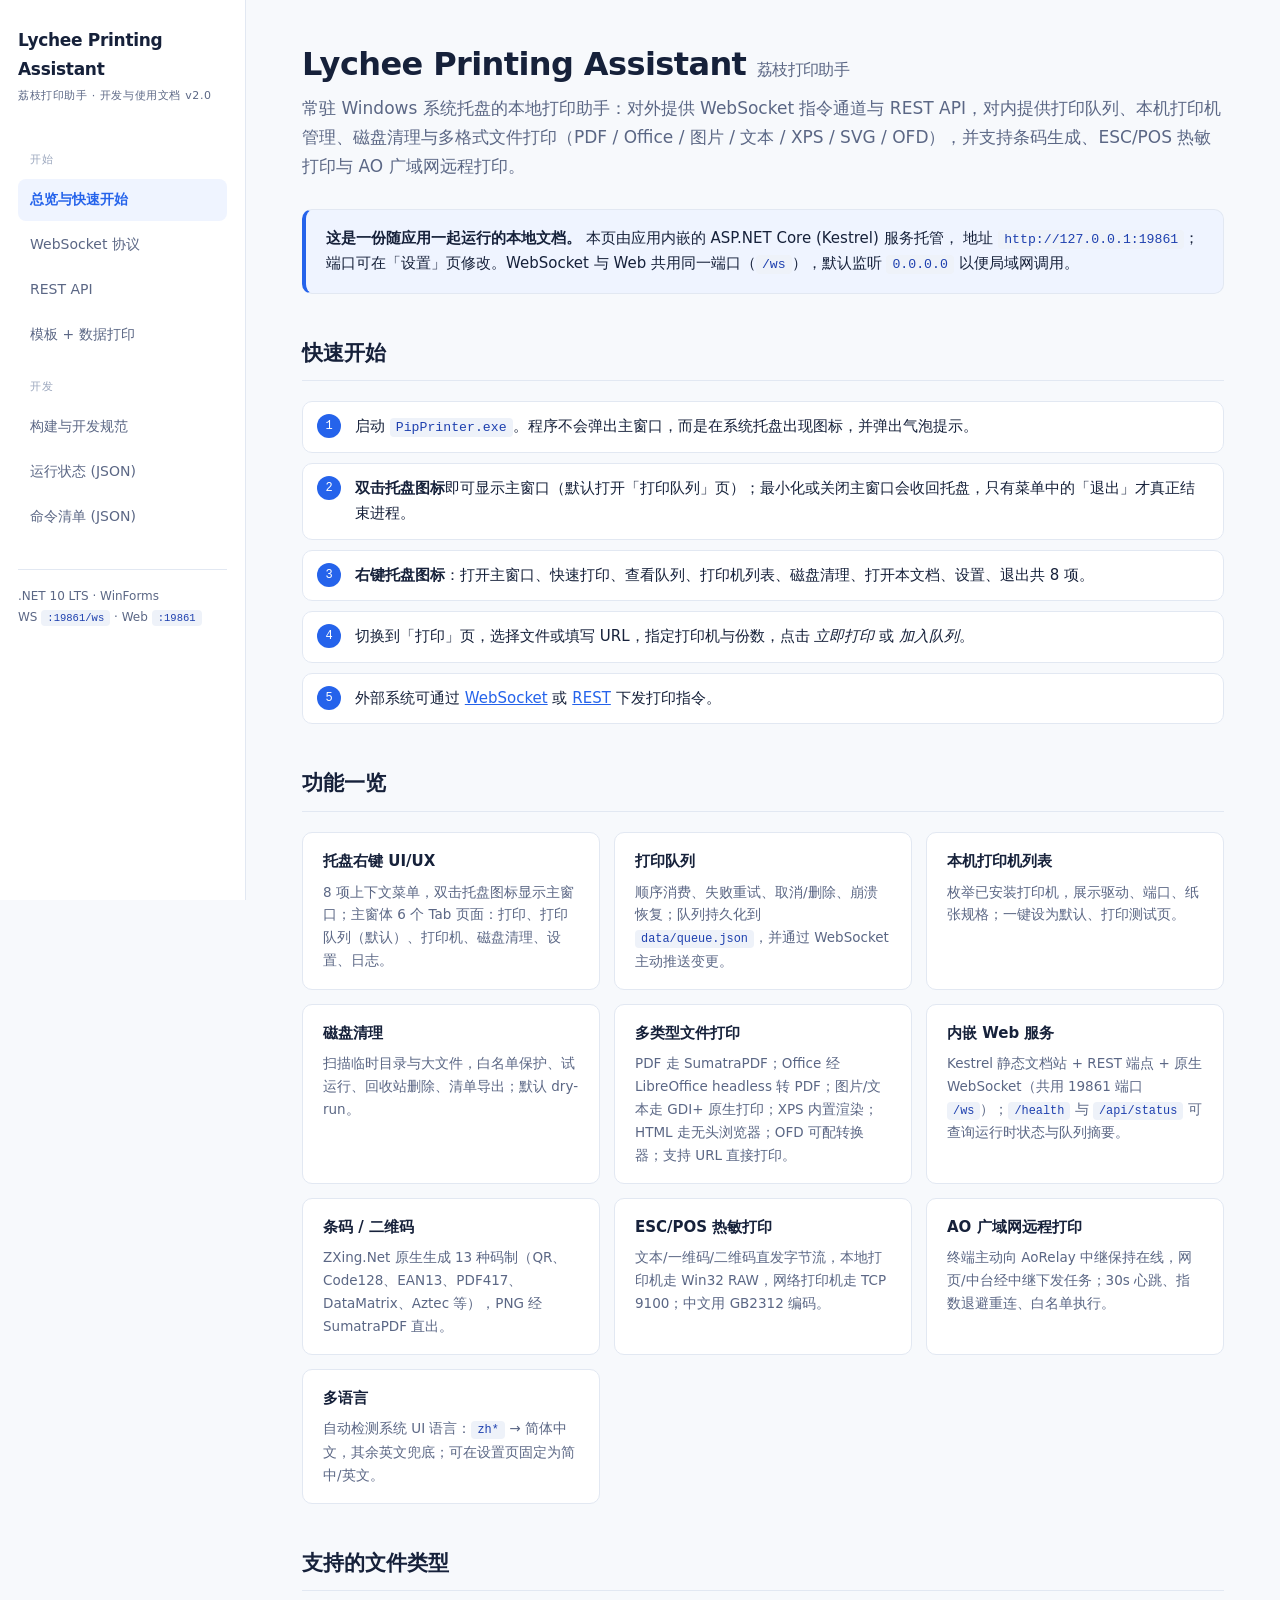
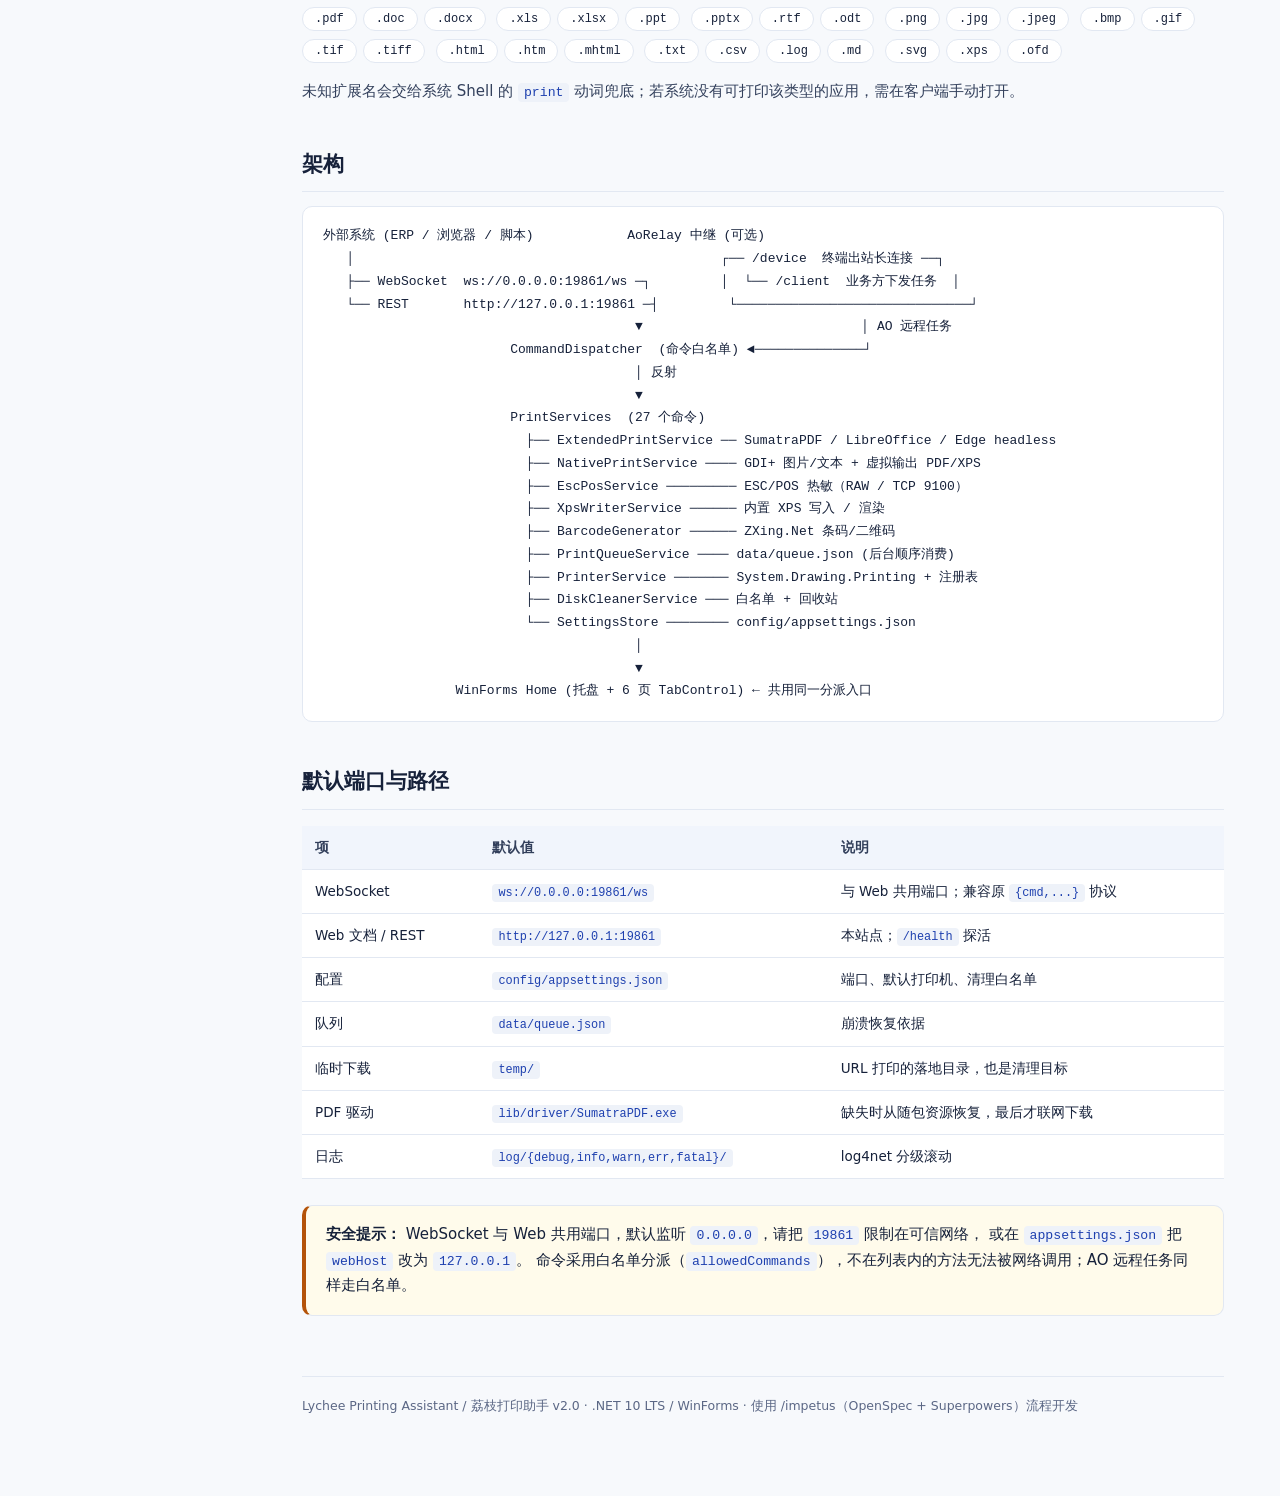
<file: docs/web/index.html>
<!doctype html>
<html lang="zh-CN">
<head>
<meta charset="utf-8">
<meta name="viewport" content="width=device-width,initial-scale=1">
<title>总览 · 荔枝打印助手</title>
<link rel="stylesheet" href="styles.css">
</head>
<body>
<div class="layout">
<aside class="sidebar">
  <div class="brand">Lychee Printing Assistant<small>荔枝打印助手 · 开发与使用文档 v2.0</small></div>
  <nav class="nav">
    <div class="group">开始</div>
    <a class="active" href="index.html">总览与快速开始</a>
    <a href="ws.html">WebSocket 协议</a>
    <a href="api.html">REST API</a>
    <a href="template.html">模板 + 数据打印</a>
    <div class="group">开发</div>
    <a href="dev.html">构建与开发规范</a>
    <a href="/api/status">运行状态 (JSON)</a>
    <a href="/api/commands">命令清单 (JSON)</a>
  </nav>
  <div class="sidefoot">
    .NET 10 LTS · WinForms<br>
    WS <code>:19861/ws</code> · Web <code>:19861</code>
  </div>
</aside>

<main class="main">
  <h1>Lychee Printing Assistant <small style="font-size:.5em;color:var(--muted);font-weight:400">荔枝打印助手</small></h1>
  <p class="lead">常驻 Windows 系统托盘的本地打印助手：对外提供 WebSocket 指令通道与 REST API，对内提供打印队列、本机打印机管理、磁盘清理与多格式文件打印（PDF / Office / 图片 / 文本 / XPS / SVG / OFD），并支持条码生成、ESC/POS 热敏打印与 AO 广域网远程打印。</p>

  <div class="note">
    <strong>这是一份随应用一起运行的本地文档。</strong> 本页由应用内嵌的 ASP.NET Core (Kestrel) 服务托管，
    地址 <code>http://127.0.0.1:19861</code>；端口可在「设置」页修改。WebSocket 与 Web 共用同一端口（<code>/ws</code>），默认监听 <code>0.0.0.0</code> 以便局域网调用。
  </div>

  <h2>快速开始</h2>
  <ol class="steps">
    <li>启动 <code>PipPrinter.exe</code>。程序不会弹出主窗口，而是在系统托盘出现图标，并弹出气泡提示。</li>
    <li><strong>双击托盘图标</strong>即可显示主窗口（默认打开「打印队列」页）；最小化或关闭主窗口会收回托盘，只有菜单中的「退出」才真正结束进程。</li>
    <li><strong>右键托盘图标</strong>：打开主窗口、快速打印、查看队列、打印机列表、磁盘清理、打开本文档、设置、退出共 8 项。</li>
    <li>切换到「打印」页，选择文件或填写 URL，指定打印机与份数，点击 <em>立即打印</em> 或 <em>加入队列</em>。</li>
    <li>外部系统可通过 <a href="ws.html">WebSocket</a> 或 <a href="api.html">REST</a> 下发打印指令。</li>
  </ol>

  <h2>功能一览</h2>
  <div class="grid">
    <div class="card"><h3>托盘右键 UI/UX</h3><p>8 项上下文菜单，双击托盘图标显示主窗口；主窗体 6 个 Tab 页面：打印、打印队列（默认）、打印机、磁盘清理、设置、日志。</p></div>
    <div class="card"><h3>打印队列</h3><p>顺序消费、失败重试、取消/删除、崩溃恢复；队列持久化到 <code>data/queue.json</code>，并通过 WebSocket 主动推送变更。</p></div>
    <div class="card"><h3>本机打印机列表</h3><p>枚举已安装打印机，展示驱动、端口、纸张规格；一键设为默认、打印测试页。</p></div>
    <div class="card"><h3>磁盘清理</h3><p>扫描临时目录与大文件，白名单保护、试运行、回收站删除、清单导出；默认 dry-run。</p></div>
    <div class="card"><h3>多类型文件打印</h3><p>PDF 走 SumatraPDF；Office 经 LibreOffice headless 转 PDF；图片/文本走 GDI+ 原生打印；XPS 内置渲染；HTML 走无头浏览器；OFD 可配转换器；支持 URL 直接打印。</p></div>
    <div class="card"><h3>内嵌 Web 服务</h3><p>Kestrel 静态文档站 + REST 端点 + 原生 WebSocket（共用 19861 端口 <code>/ws</code>）；<code>/health</code> 与 <code>/api/status</code> 可查询运行时状态与队列摘要。</p></div>
    <div class="card"><h3>条码 / 二维码</h3><p>ZXing.Net 原生生成 13 种码制（QR、Code128、EAN13、PDF417、DataMatrix、Aztec 等），PNG 经 SumatraPDF 直出。</p></div>
    <div class="card"><h3>ESC/POS 热敏打印</h3><p>文本/一维码/二维码直发字节流，本地打印机走 Win32 RAW，网络打印机走 TCP 9100；中文用 GB2312 编码。</p></div>
    <div class="card"><h3>AO 广域网远程打印</h3><p>终端主动向 AoRelay 中继保持在线，网页/中台经中继下发任务；30s 心跳、指数退避重连、白名单执行。</p></div>
    <div class="card"><h3>多语言</h3><p>自动检测系统 UI 语言：<code>zh*</code> → 简体中文，其余英文兜底；可在设置页固定为简中/英文。</p></div>
  </div>

  <h2>支持的文件类型</h2>
  <div>
    <span class="pill">.pdf</span><span class="pill">.doc</span><span class="pill">.docx</span>
    <span class="pill">.xls</span><span class="pill">.xlsx</span><span class="pill">.ppt</span>
    <span class="pill">.pptx</span><span class="pill">.rtf</span><span class="pill">.odt</span>
    <span class="pill">.png</span><span class="pill">.jpg</span><span class="pill">.jpeg</span>
    <span class="pill">.bmp</span><span class="pill">.gif</span><span class="pill">.tif</span><span class="pill">.tiff</span>
    <span class="pill">.html</span><span class="pill">.htm</span><span class="pill">.mhtml</span>
    <span class="pill">.txt</span><span class="pill">.csv</span><span class="pill">.log</span><span class="pill">.md</span>
    <span class="pill">.svg</span><span class="pill">.xps</span><span class="pill">.ofd</span>
  </div>
  <p>未知扩展名会交给系统 Shell 的 <code>print</code> 动词兜底；若系统没有可打印该类型的应用，需在客户端手动打开。</p>

  <h2>架构</h2>
  <div class="tree">外部系统 (ERP / 浏览器 / 脚本)            AoRelay 中继 (可选)
   │                                               ┌── /device  终端出站长连接 ──┐
   ├── WebSocket  ws://0.0.0.0:19861/ws ─┐         │  └── /client  业务方下发任务  │
   └── REST       http://127.0.0.1:19861 ─┤         └──────────────────────────────┘
                                        ▼                            │ AO 远程任务
                        CommandDispatcher  (命令白名单) ◄──────────────┘
                                        │ 反射
                                        ▼
                        PrintServices  (27 个命令)
                          ├── ExtendedPrintService ── SumatraPDF / LibreOffice / Edge headless
                          ├── NativePrintService ──── GDI+ 图片/文本 + 虚拟输出 PDF/XPS
                          ├── EscPosService ───────── ESC/POS 热敏（RAW / TCP 9100）
                          ├── XpsWriterService ────── 内置 XPS 写入 / 渲染
                          ├── BarcodeGenerator ────── ZXing.Net 条码/二维码
                          ├── PrintQueueService ──── data/queue.json (后台顺序消费)
                          ├── PrinterService ─────── System.Drawing.Printing + 注册表
                          ├── DiskCleanerService ─── 白名单 + 回收站
                          └── SettingsStore ──────── config/appsettings.json
                                        │
                                        ▼
                 WinForms Home (托盘 + 6 页 TabControl) ← 共用同一分派入口</div>

  <h2>默认端口与路径</h2>
  <table>
    <thead><tr><th>项</th><th>默认值</th><th>说明</th></tr></thead>
    <tbody>
      <tr><td>WebSocket</td><td><code>ws://0.0.0.0:19861/ws</code></td><td>与 Web 共用端口；兼容原 <code>{cmd,...}</code> 协议</td></tr>
      <tr><td>Web 文档 / REST</td><td><code>http://127.0.0.1:19861</code></td><td>本站点；<code>/health</code> 探活</td></tr>
      <tr><td>配置</td><td><code>config/appsettings.json</code></td><td>端口、默认打印机、清理白名单</td></tr>
      <tr><td>队列</td><td><code>data/queue.json</code></td><td>崩溃恢复依据</td></tr>
      <tr><td>临时下载</td><td><code>temp/</code></td><td>URL 打印的落地目录，也是清理目标</td></tr>
      <tr><td>PDF 驱动</td><td><code>lib/driver/SumatraPDF.exe</code></td><td>缺失时从随包资源恢复，最后才联网下载</td></tr>
      <tr><td>日志</td><td><code>log/{debug,info,warn,err,fatal}/</code></td><td>log4net 分级滚动</td></tr>
    </tbody>
  </table>

  <div class="warn">
    <strong>安全提示：</strong> WebSocket 与 Web 共用端口，默认监听 <code>0.0.0.0</code>，请把 <code>19861</code> 限制在可信网络，
    或在 <code>appsettings.json</code> 把 <code>webHost</code> 改为 <code>127.0.0.1</code>。
    命令采用白名单分派（<code>allowedCommands</code>），不在列表内的方法无法被网络调用；AO 远程任务同样走白名单。
  </div>

  <div class="footer">Lychee Printing Assistant / 荔枝打印助手 v2.0 · .NET 10 LTS / WinForms · 使用 /impetus（OpenSpec + Superpowers）流程开发</div>
</main>
</div>
</body>
</html>
</file>
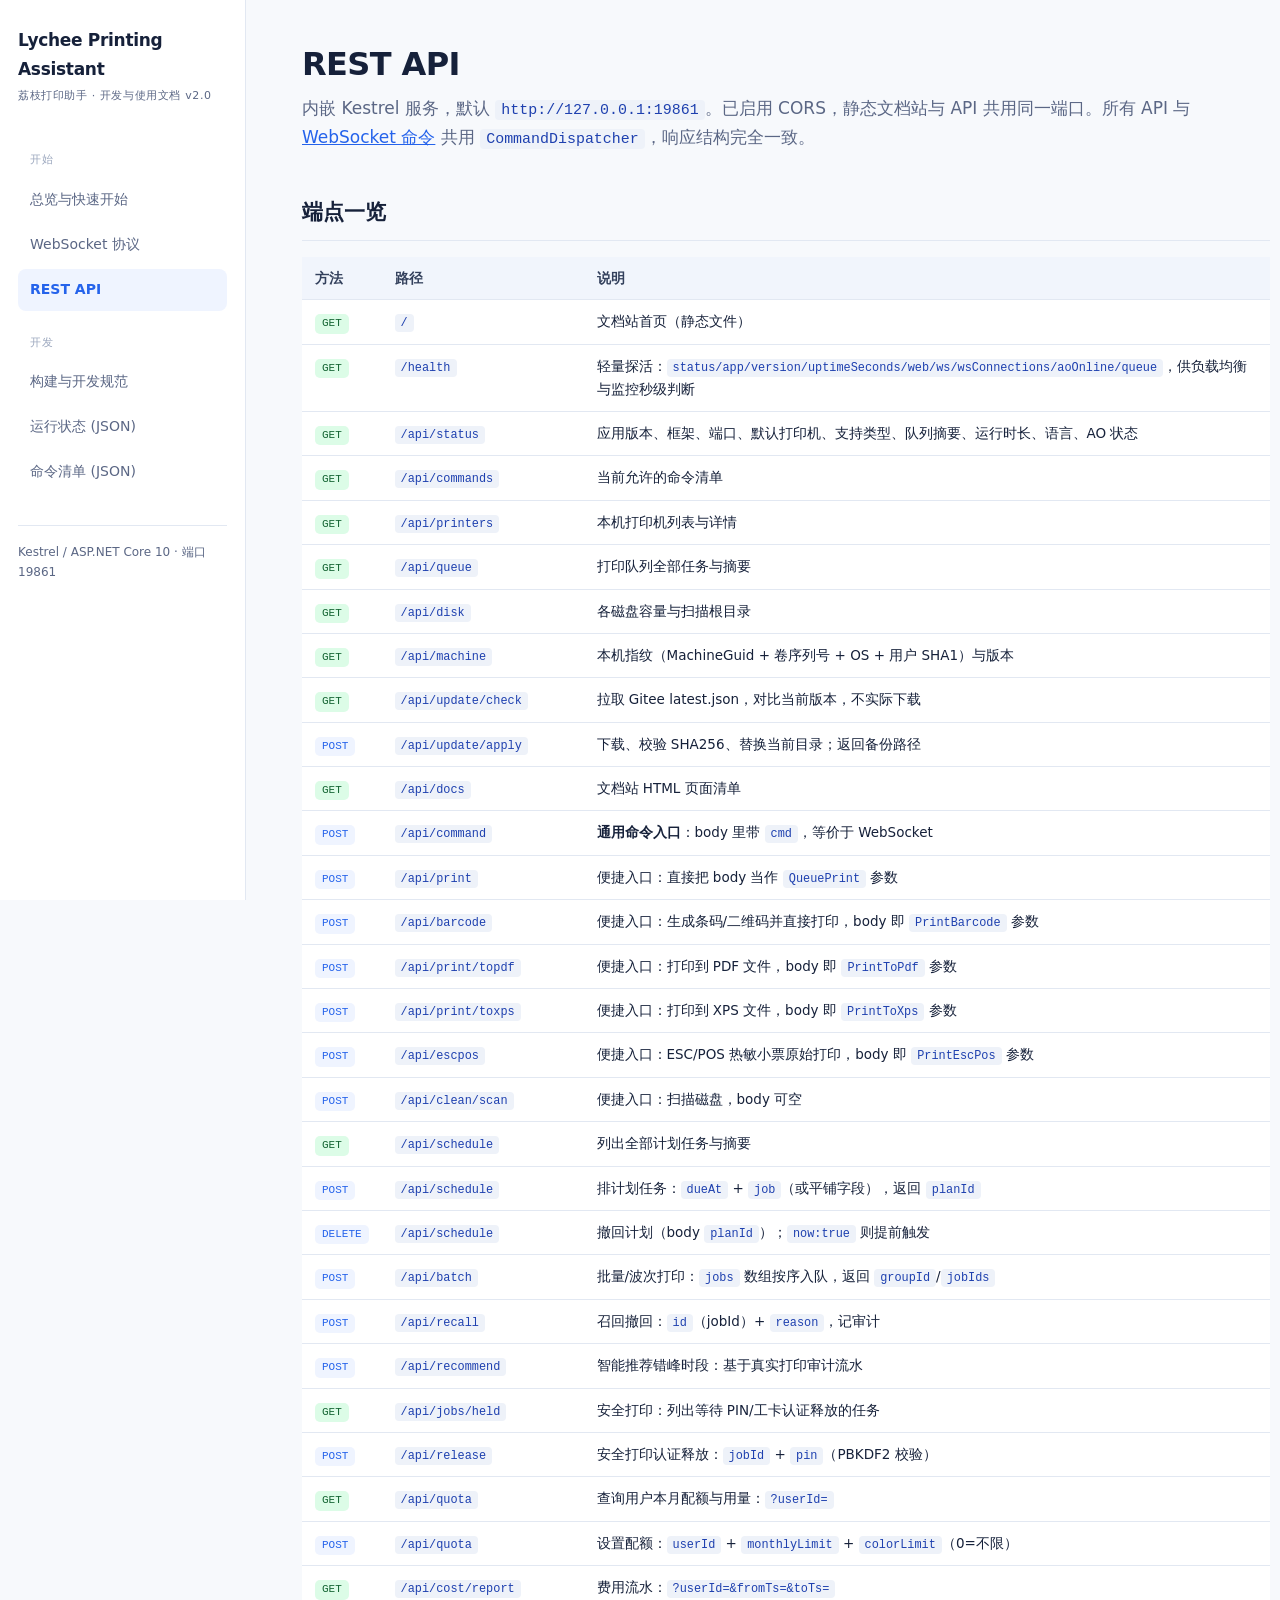
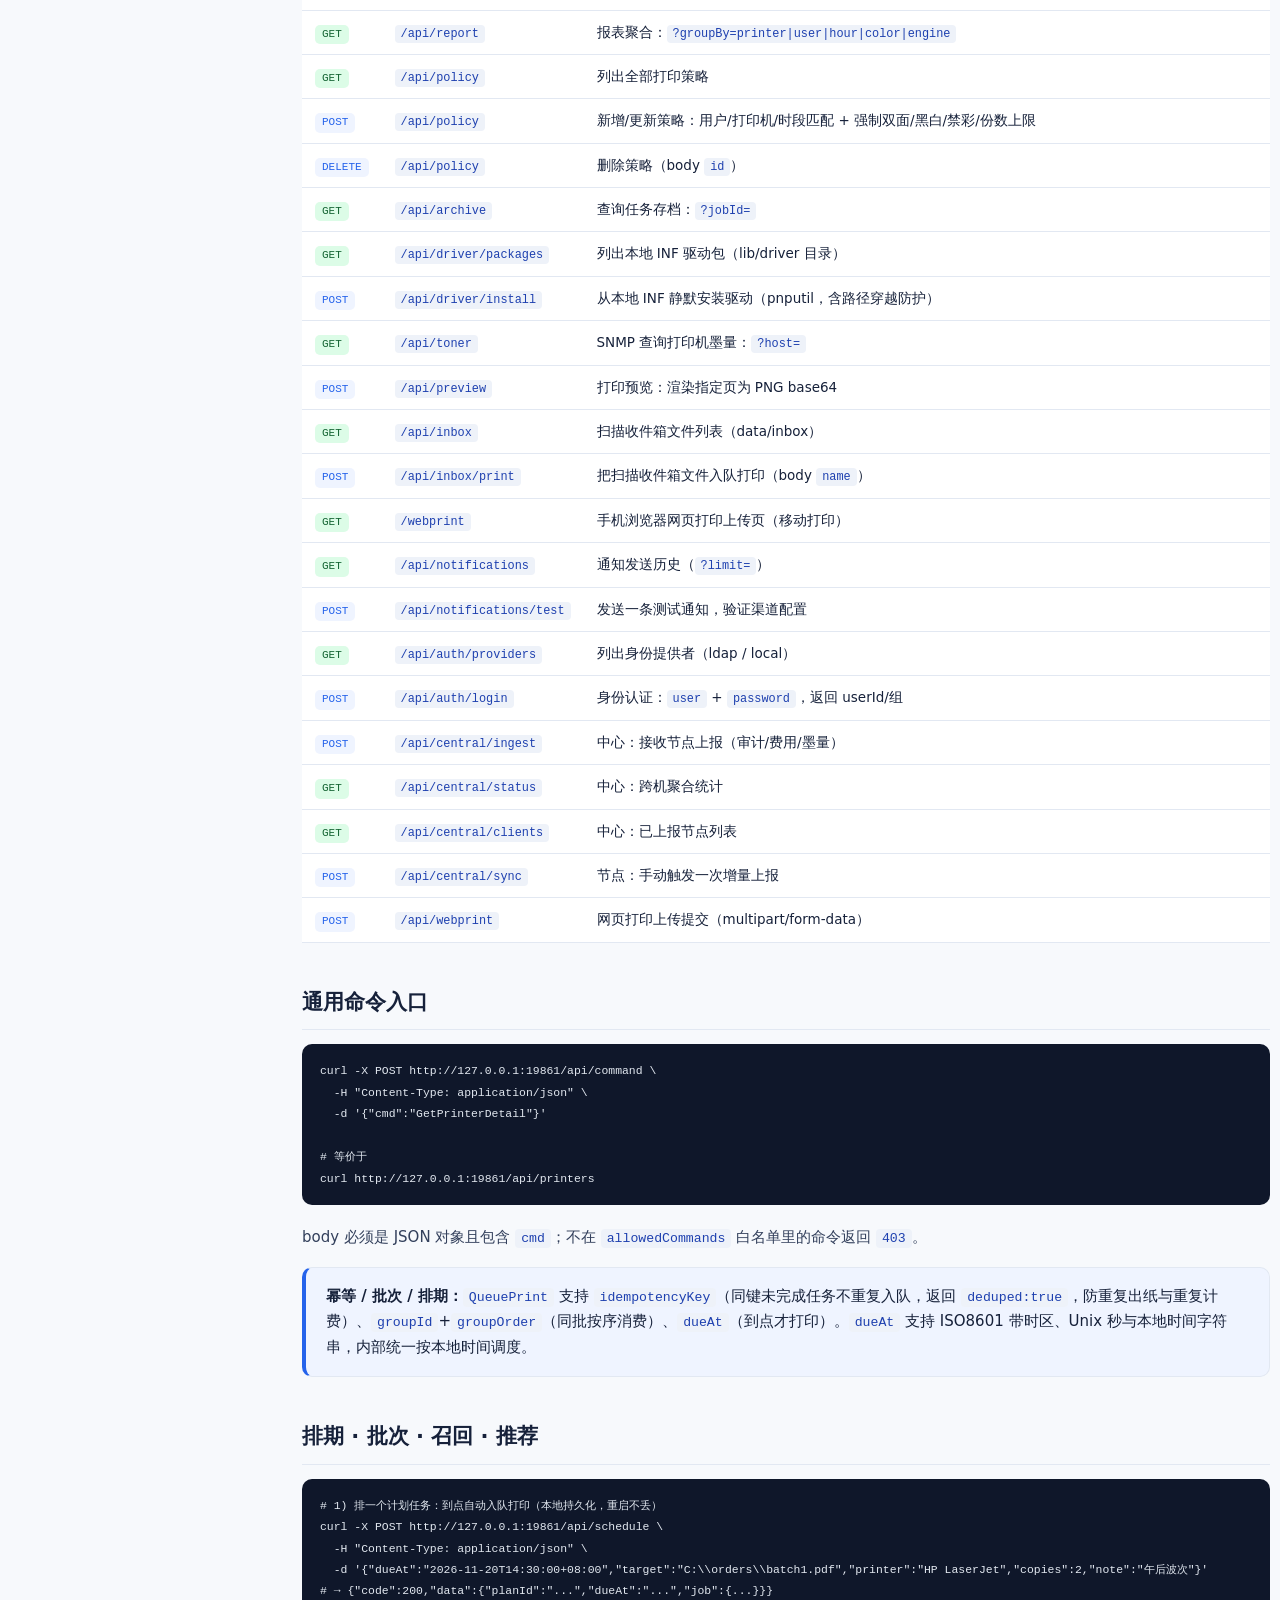
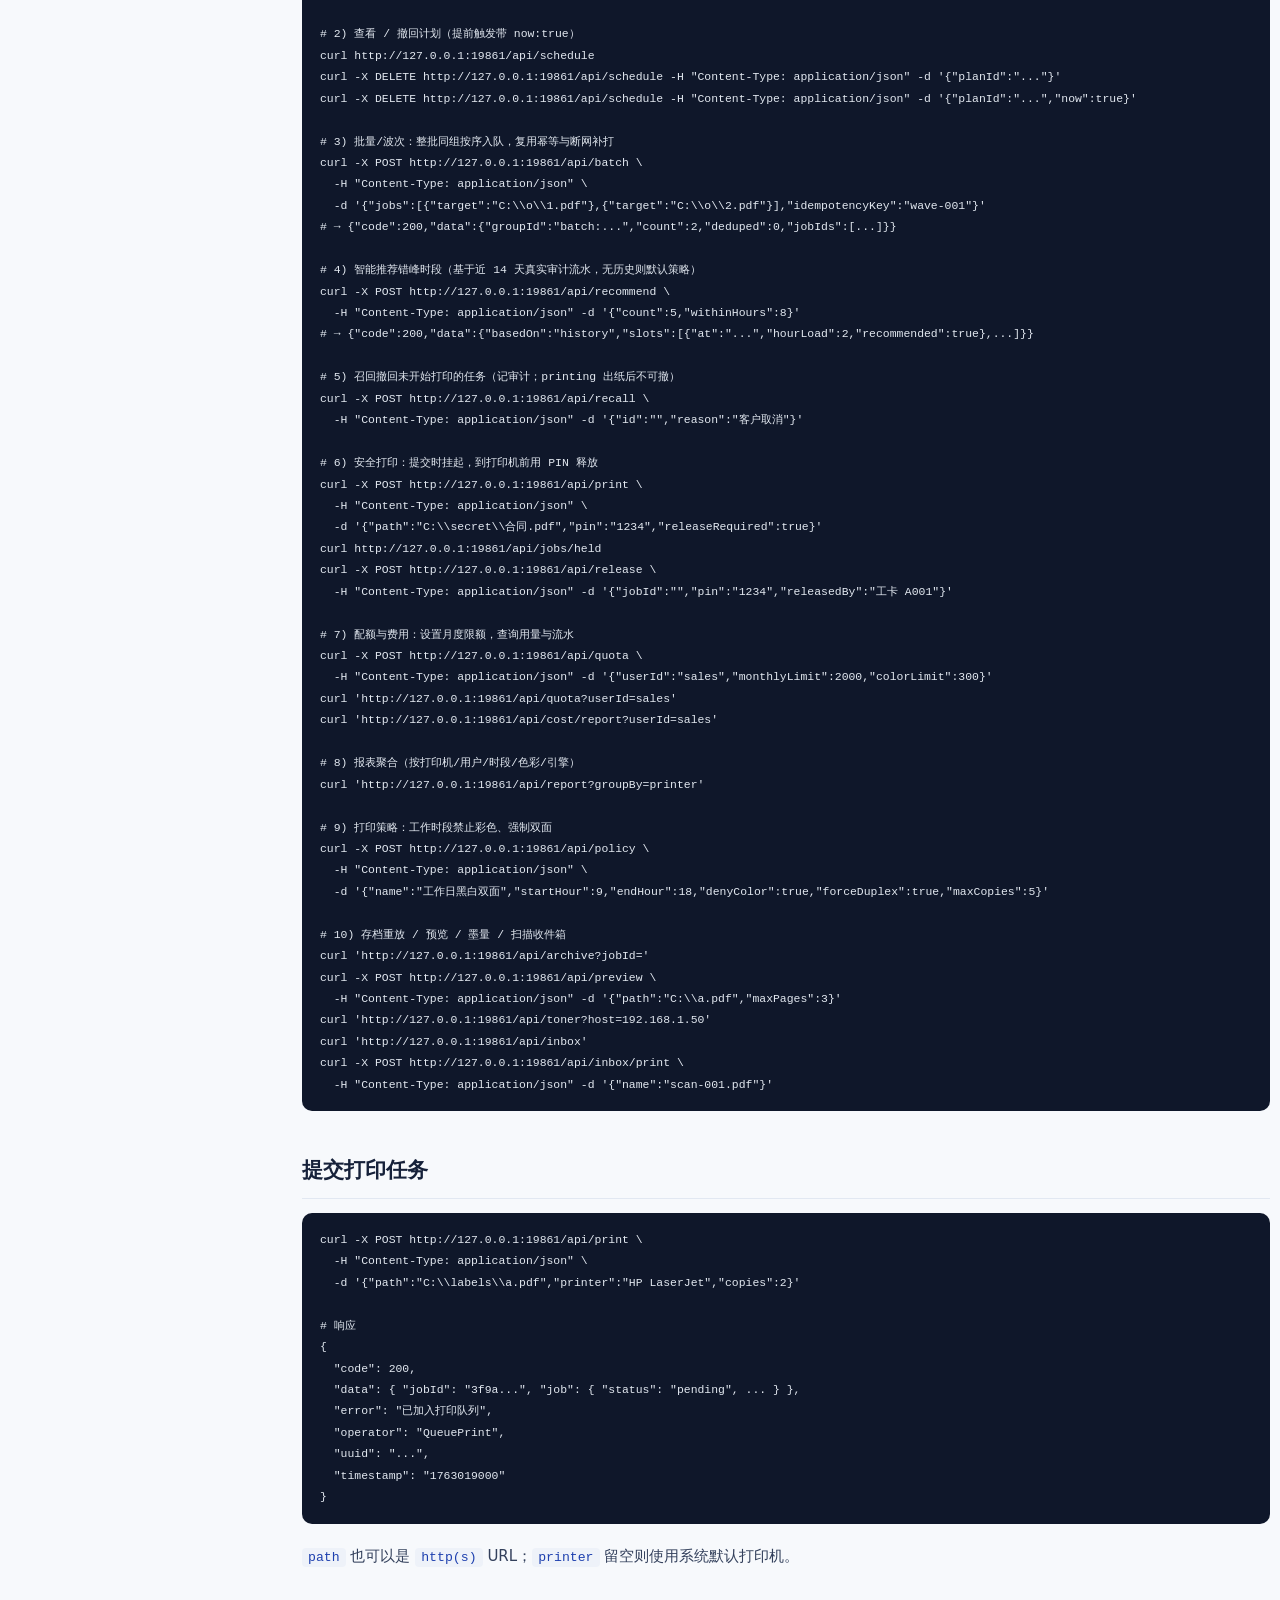
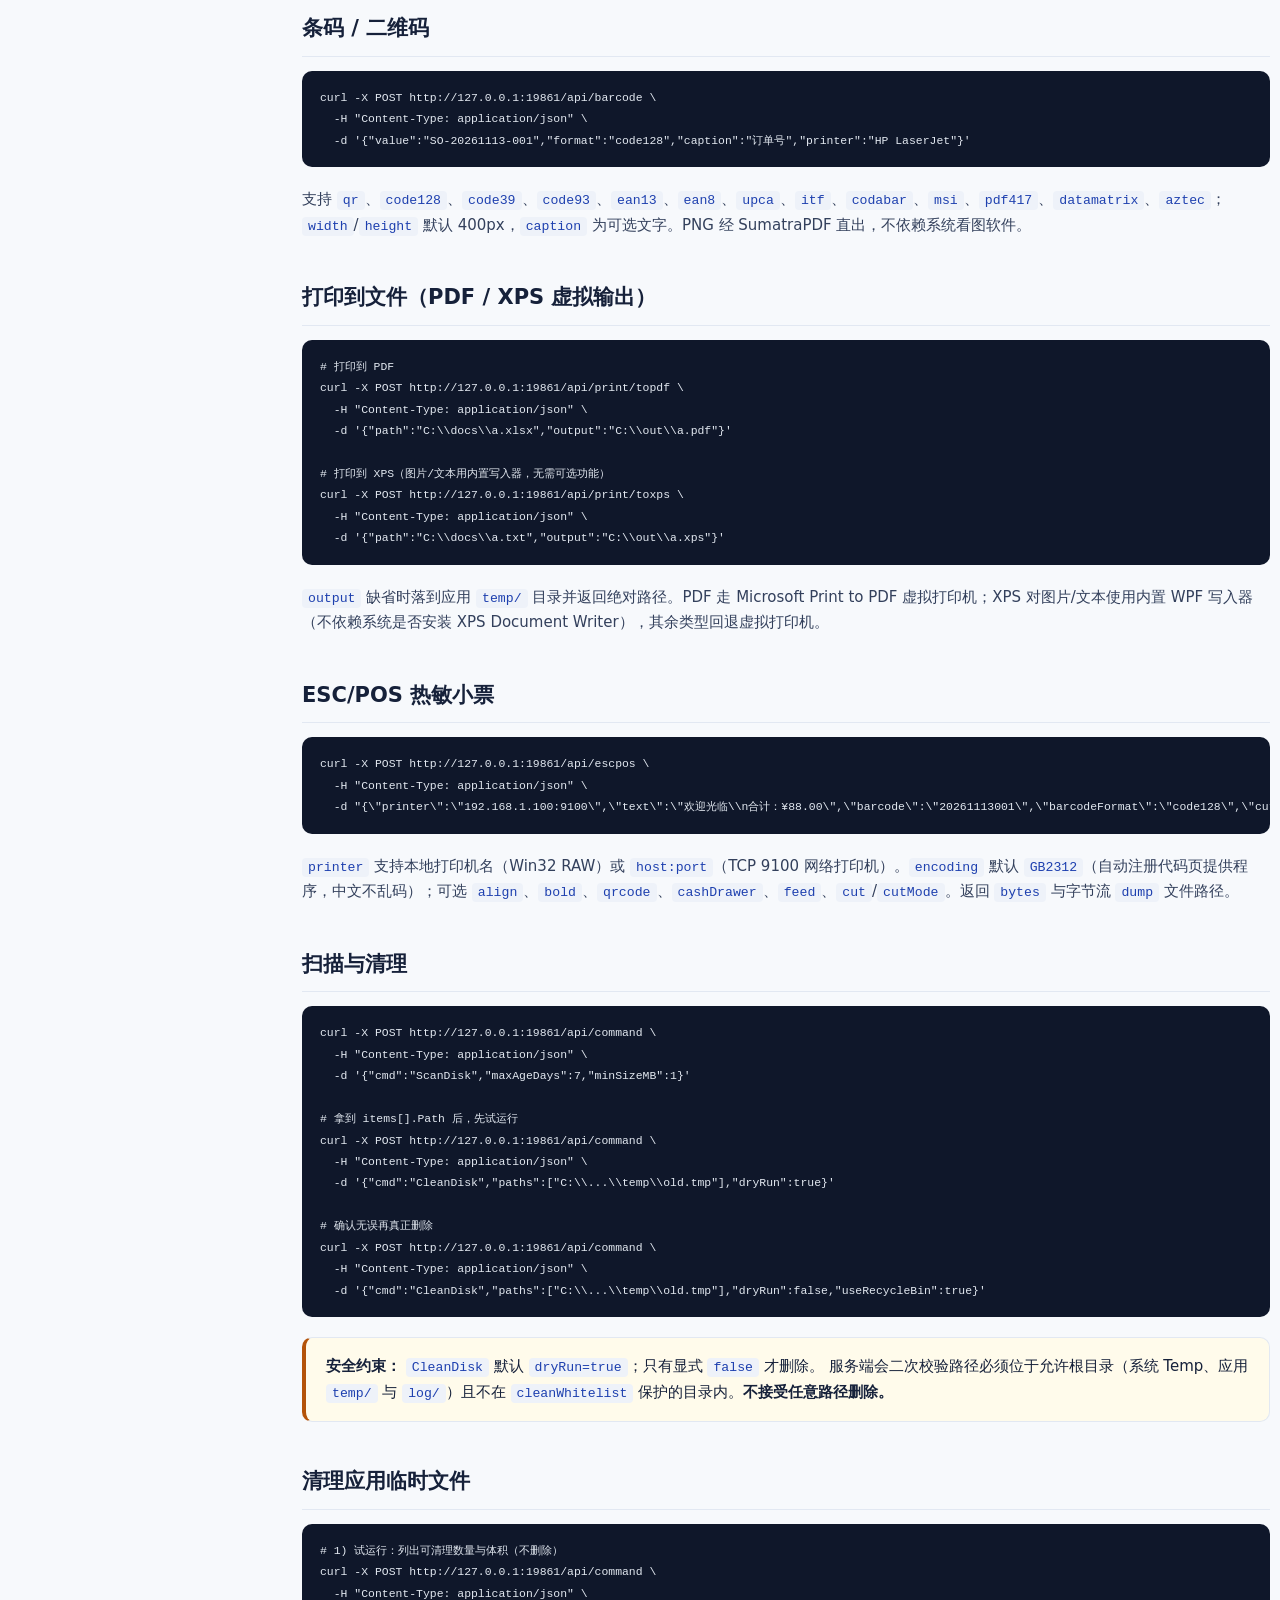
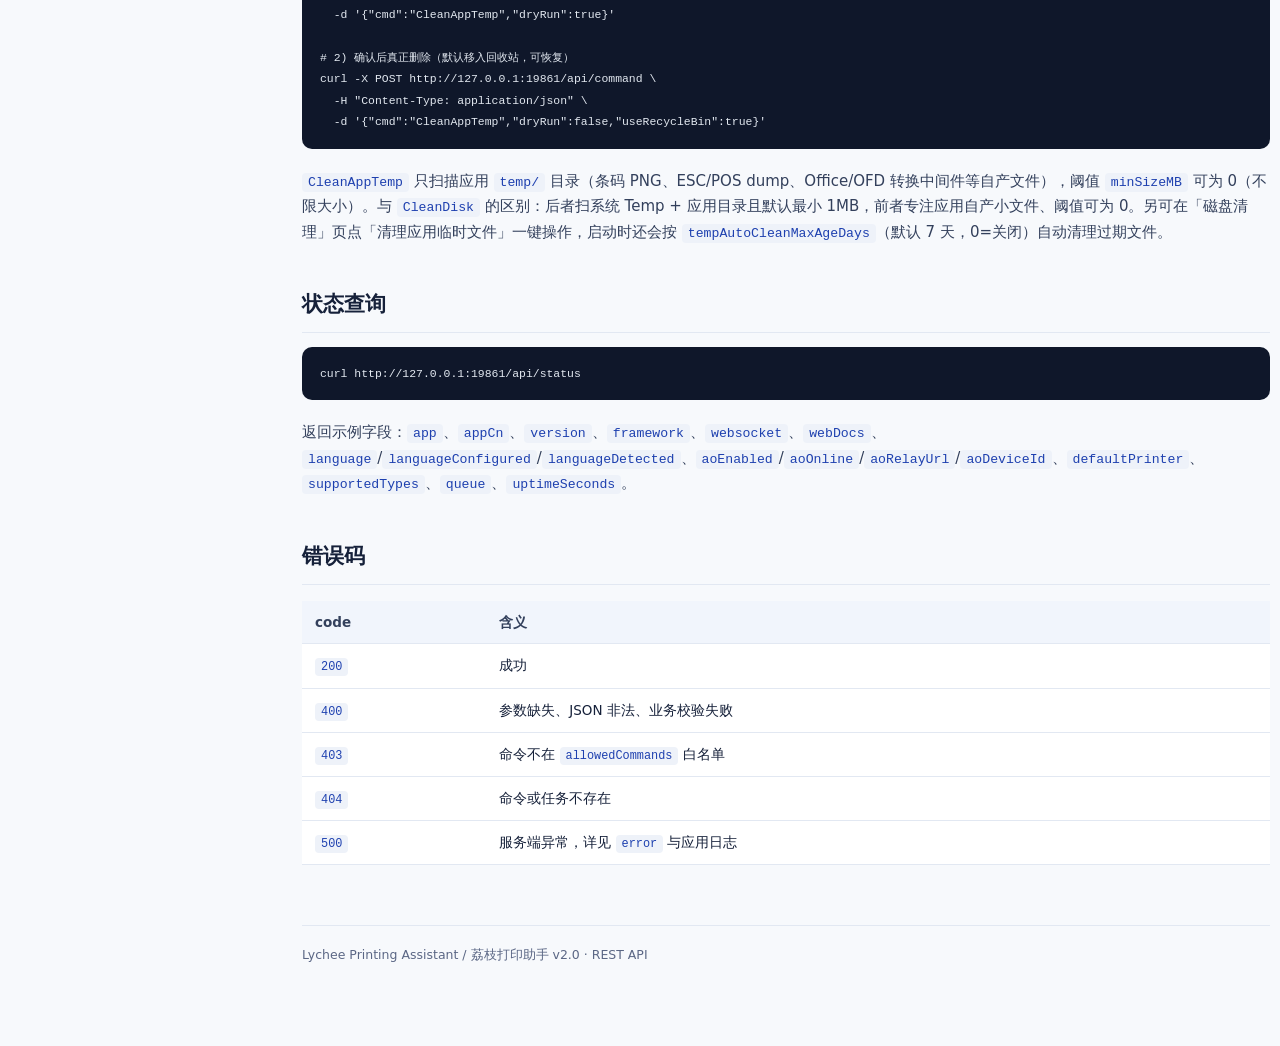
<file: docs/web/api.html>
<!doctype html>
<html lang="zh-CN">
<head>
<meta charset="utf-8">
<meta name="viewport" content="width=device-width,initial-scale=1">
<title>REST API · 荔枝打印助手</title>
<link rel="stylesheet" href="styles.css">
</head>
<body>
<div class="layout">
<aside class="sidebar">
  <div class="brand">Lychee Printing Assistant<small>荔枝打印助手 · 开发与使用文档 v2.0</small></div>
  <nav class="nav">
    <div class="group">开始</div>
    <a href="index.html">总览与快速开始</a>
    <a href="ws.html">WebSocket 协议</a>
    <a class="active" href="api.html">REST API</a>
    <div class="group">开发</div>
    <a href="dev.html">构建与开发规范</a>
    <a href="/api/status">运行状态 (JSON)</a>
    <a href="/api/commands">命令清单 (JSON)</a>
  </nav>
  <div class="sidefoot">Kestrel / ASP.NET Core 10 · 端口 19861</div>
</aside>

<main class="main">
  <h1>REST API</h1>
  <p class="lead">内嵌 Kestrel 服务，默认 <code>http://127.0.0.1:19861</code>。已启用 CORS，静态文档站与 API 共用同一端口。所有 API 与 <a href="ws.html">WebSocket 命令</a> 共用 <code>CommandDispatcher</code>，响应结构完全一致。</p>

  <h2>端点一览</h2>
  <table>
    <thead><tr><th>方法</th><th>路径</th><th>说明</th></tr></thead>
    <tbody>
      <tr><td><span class="badge ok">GET</span></td><td><code>/</code></td><td>文档站首页（静态文件）</td></tr>
      <tr><td><span class="badge ok">GET</span></td><td><code>/health</code></td><td>轻量探活：<code>status/app/version/uptimeSeconds/web/ws/wsConnections/aoOnline/queue</code>，供负载均衡与监控秒级判断</td></tr>
      <tr><td><span class="badge ok">GET</span></td><td><code>/api/status</code></td><td>应用版本、框架、端口、默认打印机、支持类型、队列摘要、运行时长、语言、AO 状态</td></tr>
      <tr><td><span class="badge ok">GET</span></td><td><code>/api/commands</code></td><td>当前允许的命令清单</td></tr>
      <tr><td><span class="badge ok">GET</span></td><td><code>/api/printers</code></td><td>本机打印机列表与详情</td></tr>
      <tr><td><span class="badge ok">GET</span></td><td><code>/api/queue</code></td><td>打印队列全部任务与摘要</td></tr>
      <tr><td><span class="badge ok">GET</span></td><td><code>/api/disk</code></td><td>各磁盘容量与扫描根目录</td></tr>
      <tr><td><span class="badge ok">GET</span></td><td><code>/api/machine</code></td><td>本机指纹（MachineGuid + 卷序列号 + OS + 用户 SHA1）与版本</td></tr>
      <tr><td><span class="badge ok">GET</span></td><td><code>/api/update/check</code></td><td>拉取 Gitee latest.json，对比当前版本，不实际下载</td></tr>
      <tr><td><span class="badge">POST</span></td><td><code>/api/update/apply</code></td><td>下载、校验 SHA256、替换当前目录；返回备份路径</td></tr>
      <tr><td><span class="badge ok">GET</span></td><td><code>/api/docs</code></td><td>文档站 HTML 页面清单</td></tr>
      <tr><td><span class="badge">POST</span></td><td><code>/api/command</code></td><td><strong>通用命令入口</strong>：body 里带 <code>cmd</code>，等价于 WebSocket</td></tr>
      <tr><td><span class="badge">POST</span></td><td><code>/api/print</code></td><td>便捷入口：直接把 body 当作 <code>QueuePrint</code> 参数</td></tr>
      <tr><td><span class="badge">POST</span></td><td><code>/api/barcode</code></td><td>便捷入口：生成条码/二维码并直接打印，body 即 <code>PrintBarcode</code> 参数</td></tr>
      <tr><td><span class="badge">POST</span></td><td><code>/api/print/topdf</code></td><td>便捷入口：打印到 PDF 文件，body 即 <code>PrintToPdf</code> 参数</td></tr>
      <tr><td><span class="badge">POST</span></td><td><code>/api/print/toxps</code></td><td>便捷入口：打印到 XPS 文件，body 即 <code>PrintToXps</code> 参数</td></tr>
      <tr><td><span class="badge">POST</span></td><td><code>/api/escpos</code></td><td>便捷入口：ESC/POS 热敏小票原始打印，body 即 <code>PrintEscPos</code> 参数</td></tr>
      <tr><td><span class="badge">POST</span></td><td><code>/api/clean/scan</code></td><td>便捷入口：扫描磁盘，body 可空</td></tr>
      <tr><td><span class="badge ok">GET</span></td><td><code>/api/schedule</code></td><td>列出全部计划任务与摘要</td></tr>
      <tr><td><span class="badge">POST</span></td><td><code>/api/schedule</code></td><td>排计划任务：<code>dueAt</code> + <code>job</code>（或平铺字段），返回 <code>planId</code></td></tr>
      <tr><td><span class="badge">DELETE</span></td><td><code>/api/schedule</code></td><td>撤回计划（body <code>planId</code>）；<code>now:true</code> 则提前触发</td></tr>
      <tr><td><span class="badge">POST</span></td><td><code>/api/batch</code></td><td>批量/波次打印：<code>jobs</code> 数组按序入队，返回 <code>groupId</code>/<code>jobIds</code></td></tr>
      <tr><td><span class="badge">POST</span></td><td><code>/api/recall</code></td><td>召回撤回：<code>id</code>（jobId）+ <code>reason</code>，记审计</td></tr>
      <tr><td><span class="badge">POST</span></td><td><code>/api/recommend</code></td><td>智能推荐错峰时段：基于真实打印审计流水</td></tr>
      <tr><td><span class="badge ok">GET</span></td><td><code>/api/jobs/held</code></td><td>安全打印：列出等待 PIN/工卡认证释放的任务</td></tr>
      <tr><td><span class="badge">POST</span></td><td><code>/api/release</code></td><td>安全打印认证释放：<code>jobId</code> + <code>pin</code>（PBKDF2 校验）</td></tr>
      <tr><td><span class="badge ok">GET</span></td><td><code>/api/quota</code></td><td>查询用户本月配额与用量：<code>?userId=</code></td></tr>
      <tr><td><span class="badge">POST</span></td><td><code>/api/quota</code></td><td>设置配额：<code>userId</code> + <code>monthlyLimit</code> + <code>colorLimit</code>（0=不限）</td></tr>
      <tr><td><span class="badge ok">GET</span></td><td><code>/api/cost/report</code></td><td>费用流水：<code>?userId=&amp;fromTs=&amp;toTs=</code></td></tr>
      <tr><td><span class="badge ok">GET</span></td><td><code>/api/report</code></td><td>报表聚合：<code>?groupBy=printer|user|hour|color|engine</code></td></tr>
      <tr><td><span class="badge ok">GET</span></td><td><code>/api/policy</code></td><td>列出全部打印策略</td></tr>
      <tr><td><span class="badge">POST</span></td><td><code>/api/policy</code></td><td>新增/更新策略：用户/打印机/时段匹配 + 强制双面/黑白/禁彩/份数上限</td></tr>
      <tr><td><span class="badge">DELETE</span></td><td><code>/api/policy</code></td><td>删除策略（body <code>id</code>）</td></tr>
      <tr><td><span class="badge ok">GET</span></td><td><code>/api/archive</code></td><td>查询任务存档：<code>?jobId=</code></td></tr>
      <tr><td><span class="badge ok">GET</span></td><td><code>/api/driver/packages</code></td><td>列出本地 INF 驱动包（lib/driver 目录）</td></tr>
      <tr><td><span class="badge">POST</span></td><td><code>/api/driver/install</code></td><td>从本地 INF 静默安装驱动（pnputil，含路径穿越防护）</td></tr>
      <tr><td><span class="badge ok">GET</span></td><td><code>/api/toner</code></td><td>SNMP 查询打印机墨量：<code>?host=</code></td></tr>
      <tr><td><span class="badge">POST</span></td><td><code>/api/preview</code></td><td>打印预览：渲染指定页为 PNG base64</td></tr>
      <tr><td><span class="badge ok">GET</span></td><td><code>/api/inbox</code></td><td>扫描收件箱文件列表（data/inbox）</td></tr>
      <tr><td><span class="badge">POST</span></td><td><code>/api/inbox/print</code></td><td>把扫描收件箱文件入队打印（body <code>name</code>）</td></tr>
      <tr><td><span class="badge ok">GET</span></td><td><code>/webprint</code></td><td>手机浏览器网页打印上传页（移动打印）</td></tr>
      <tr><td><span class="badge ok">GET</span></td><td><code>/api/notifications</code></td><td>通知发送历史（<code>?limit=</code>）</td></tr>
      <tr><td><span class="badge">POST</span></td><td><code>/api/notifications/test</code></td><td>发送一条测试通知，验证渠道配置</td></tr>
      <tr><td><span class="badge ok">GET</span></td><td><code>/api/auth/providers</code></td><td>列出身份提供者（ldap / local）</td></tr>
      <tr><td><span class="badge">POST</span></td><td><code>/api/auth/login</code></td><td>身份认证：<code>user</code> + <code>password</code>，返回 userId/组</td></tr>
      <tr><td><span class="badge">POST</span></td><td><code>/api/central/ingest</code></td><td>中心：接收节点上报（审计/费用/墨量）</td></tr>
      <tr><td><span class="badge ok">GET</span></td><td><code>/api/central/status</code></td><td>中心：跨机聚合统计</td></tr>
      <tr><td><span class="badge ok">GET</span></td><td><code>/api/central/clients</code></td><td>中心：已上报节点列表</td></tr>
      <tr><td><span class="badge">POST</span></td><td><code>/api/central/sync</code></td><td>节点：手动触发一次增量上报</td></tr>
      <tr><td><span class="badge">POST</span></td><td><code>/api/webprint</code></td><td>网页打印上传提交（multipart/form-data）</td></tr>
    </tbody>
  </table>

  <h2>通用命令入口</h2>
  <pre><code>curl -X POST http://127.0.0.1:19861/api/command \
  -H "Content-Type: application/json" \
  -d '{"cmd":"GetPrinterDetail"}'

# 等价于
curl http://127.0.0.1:19861/api/printers</code></pre>
  <p>body 必须是 JSON 对象且包含 <code>cmd</code>；不在 <code>allowedCommands</code> 白名单里的命令返回 <code>403</code>。</p>

  <div class="note"><strong>幂等 / 批次 / 排期：</strong><code>QueuePrint</code> 支持 <code>idempotencyKey</code>（同键未完成任务不重复入队，返回 <code>deduped:true</code>，防重复出纸与重复计费）、<code>groupId</code>+<code>groupOrder</code>（同批按序消费）、<code>dueAt</code>（到点才打印）。<code>dueAt</code> 支持 ISO8601 带时区、Unix 秒与本地时间字符串，内部统一按本地时间调度。</div>

  <h2>排期 · 批次 · 召回 · 推荐</h2>
  <pre><code># 1) 排一个计划任务：到点自动入队打印（本地持久化，重启不丢）
curl -X POST http://127.0.0.1:19861/api/schedule \
  -H "Content-Type: application/json" \
  -d '{"dueAt":"2026-11-20T14:30:00+08:00","target":"C:\\orders\\batch1.pdf","printer":"HP LaserJet","copies":2,"note":"午后波次"}'
# → {"code":200,"data":{"planId":"...","dueAt":"...","job":{...}}}

# 2) 查看 / 撤回计划（提前触发带 now:true）
curl http://127.0.0.1:19861/api/schedule
curl -X DELETE http://127.0.0.1:19861/api/schedule -H "Content-Type: application/json" -d '{"planId":"..."}'
curl -X DELETE http://127.0.0.1:19861/api/schedule -H "Content-Type: application/json" -d '{"planId":"...","now":true}'

# 3) 批量/波次：整批同组按序入队，复用幂等与断网补打
curl -X POST http://127.0.0.1:19861/api/batch \
  -H "Content-Type: application/json" \
  -d '{"jobs":[{"target":"C:\\o\\1.pdf"},{"target":"C:\\o\\2.pdf"}],"idempotencyKey":"wave-001"}'
# → {"code":200,"data":{"groupId":"batch:...","count":2,"deduped":0,"jobIds":[...]}}

# 4) 智能推荐错峰时段（基于近 14 天真实审计流水，无历史则默认策略）
curl -X POST http://127.0.0.1:19861/api/recommend \
  -H "Content-Type: application/json" -d '{"count":5,"withinHours":8}'
# → {"code":200,"data":{"basedOn":"history","slots":[{"at":"...","hourLoad":2,"recommended":true},...]}}

# 5) 召回撤回未开始打印的任务（记审计；printing 出纸后不可撤）
curl -X POST http://127.0.0.1:19861/api/recall \
  -H "Content-Type: application/json" -d '{"id":"<jobId>","reason":"客户取消"}'

# 6) 安全打印：提交时挂起，到打印机前用 PIN 释放
curl -X POST http://127.0.0.1:19861/api/print \
  -H "Content-Type: application/json" \
  -d '{"path":"C:\\secret\\合同.pdf","pin":"1234","releaseRequired":true}'
curl http://127.0.0.1:19861/api/jobs/held
curl -X POST http://127.0.0.1:19861/api/release \
  -H "Content-Type: application/json" -d '{"jobId":"<jobId>","pin":"1234","releasedBy":"工卡 A001"}'

# 7) 配额与费用：设置月度限额，查询用量与流水
curl -X POST http://127.0.0.1:19861/api/quota \
  -H "Content-Type: application/json" -d '{"userId":"sales","monthlyLimit":2000,"colorLimit":300}'
curl 'http://127.0.0.1:19861/api/quota?userId=sales'
curl 'http://127.0.0.1:19861/api/cost/report?userId=sales'

# 8) 报表聚合（按打印机/用户/时段/色彩/引擎）
curl 'http://127.0.0.1:19861/api/report?groupBy=printer'

# 9) 打印策略：工作时段禁止彩色、强制双面
curl -X POST http://127.0.0.1:19861/api/policy \
  -H "Content-Type: application/json" \
  -d '{"name":"工作日黑白双面","startHour":9,"endHour":18,"denyColor":true,"forceDuplex":true,"maxCopies":5}'

# 10) 存档重放 / 预览 / 墨量 / 扫描收件箱
curl 'http://127.0.0.1:19861/api/archive?jobId=<jobId>'
curl -X POST http://127.0.0.1:19861/api/preview \
  -H "Content-Type: application/json" -d '{"path":"C:\\a.pdf","maxPages":3}'
curl 'http://127.0.0.1:19861/api/toner?host=192.168.1.50'
curl 'http://127.0.0.1:19861/api/inbox'
curl -X POST http://127.0.0.1:19861/api/inbox/print \
  -H "Content-Type: application/json" -d '{"name":"scan-001.pdf"}'</code></pre>

  <h2>提交打印任务</h2>
  <pre><code>curl -X POST http://127.0.0.1:19861/api/print \
  -H "Content-Type: application/json" \
  -d '{"path":"C:\\labels\\a.pdf","printer":"HP LaserJet","copies":2}'

# 响应
{
  "code": 200,
  "data": { "jobId": "3f9a...", "job": { "status": "pending", ... } },
  "error": "已加入打印队列",
  "operator": "QueuePrint",
  "uuid": "...",
  "timestamp": "1763019000"
}</code></pre>
  <p><code>path</code> 也可以是 <code>http(s)</code> URL；<code>printer</code> 留空则使用系统默认打印机。</p>

  <h2>条码 / 二维码</h2>
  <pre><code>curl -X POST http://127.0.0.1:19861/api/barcode \
  -H "Content-Type: application/json" \
  -d '{"value":"SO-20261113-001","format":"code128","caption":"订单号","printer":"HP LaserJet"}'</code></pre>
  <p>支持 <code>qr</code>、<code>code128</code>、<code>code39</code>、<code>code93</code>、<code>ean13</code>、<code>ean8</code>、<code>upca</code>、<code>itf</code>、<code>codabar</code>、<code>msi</code>、<code>pdf417</code>、<code>datamatrix</code>、<code>aztec</code>；<code>width</code>/<code>height</code> 默认 400px，<code>caption</code> 为可选文字。PNG 经 SumatraPDF 直出，不依赖系统看图软件。</p>

  <h2>打印到文件（PDF / XPS 虚拟输出）</h2>
  <pre><code># 打印到 PDF
curl -X POST http://127.0.0.1:19861/api/print/topdf \
  -H "Content-Type: application/json" \
  -d '{"path":"C:\\docs\\a.xlsx","output":"C:\\out\\a.pdf"}'

# 打印到 XPS（图片/文本用内置写入器，无需可选功能）
curl -X POST http://127.0.0.1:19861/api/print/toxps \
  -H "Content-Type: application/json" \
  -d '{"path":"C:\\docs\\a.txt","output":"C:\\out\\a.xps"}'</code></pre>
  <p><code>output</code> 缺省时落到应用 <code>temp/</code> 目录并返回绝对路径。PDF 走 Microsoft Print to PDF 虚拟打印机；XPS 对图片/文本使用内置 WPF 写入器（不依赖系统是否安装 XPS Document Writer），其余类型回退虚拟打印机。</p>

  <h2>ESC/POS 热敏小票</h2>
  <pre><code>curl -X POST http://127.0.0.1:19861/api/escpos \
  -H "Content-Type: application/json" \
  -d "{\"printer\":\"192.168.1.100:9100\",\"text\":\"欢迎光临\\n合计：¥88.00\",\"barcode\":\"20261113001\",\"barcodeFormat\":\"code128\",\"cut\":true}"</code></pre>
  <p><code>printer</code> 支持本地打印机名（Win32 RAW）或 <code>host:port</code>（TCP 9100 网络打印机）。<code>encoding</code> 默认 <code>GB2312</code>（自动注册代码页提供程序，中文不乱码）；可选 <code>align</code>、<code>bold</code>、<code>qrcode</code>、<code>cashDrawer</code>、<code>feed</code>、<code>cut</code>/<code>cutMode</code>。返回 <code>bytes</code> 与字节流 <code>dump</code> 文件路径。</p>

  <h2>扫描与清理</h2>
  <pre><code>curl -X POST http://127.0.0.1:19861/api/command \
  -H "Content-Type: application/json" \
  -d '{"cmd":"ScanDisk","maxAgeDays":7,"minSizeMB":1}'

# 拿到 items[].Path 后，先试运行
curl -X POST http://127.0.0.1:19861/api/command \
  -H "Content-Type: application/json" \
  -d '{"cmd":"CleanDisk","paths":["C:\\...\\temp\\old.tmp"],"dryRun":true}'

# 确认无误再真正删除
curl -X POST http://127.0.0.1:19861/api/command \
  -H "Content-Type: application/json" \
  -d '{"cmd":"CleanDisk","paths":["C:\\...\\temp\\old.tmp"],"dryRun":false,"useRecycleBin":true}'</code></pre>

  <div class="warn">
    <strong>安全约束：</strong> <code>CleanDisk</code> 默认 <code>dryRun=true</code>；只有显式 <code>false</code> 才删除。
    服务端会二次校验路径必须位于允许根目录（系统 Temp、应用 <code>temp/</code> 与 <code>log/</code>）且不在
    <code>cleanWhitelist</code> 保护的目录内。<strong>不接受任意路径删除。</strong>
  </div>

  <h2>清理应用临时文件</h2>
  <pre><code># 1) 试运行：列出可清理数量与体积（不删除）
curl -X POST http://127.0.0.1:19861/api/command \
  -H "Content-Type: application/json" \
  -d '{"cmd":"CleanAppTemp","dryRun":true}'

# 2) 确认后真正删除（默认移入回收站，可恢复）
curl -X POST http://127.0.0.1:19861/api/command \
  -H "Content-Type: application/json" \
  -d '{"cmd":"CleanAppTemp","dryRun":false,"useRecycleBin":true}'</code></pre>
  <p><code>CleanAppTemp</code> 只扫描应用 <code>temp/</code> 目录（条码 PNG、ESC/POS dump、Office/OFD 转换中间件等自产文件），阈值 <code>minSizeMB</code> 可为 0（不限大小）。与 <code>CleanDisk</code> 的区别：后者扫系统 Temp + 应用目录且默认最小 1MB，前者专注应用自产小文件、阈值可为 0。另可在「磁盘清理」页点「清理应用临时文件」一键操作，启动时还会按 <code>tempAutoCleanMaxAgeDays</code>（默认 7 天，0=关闭）自动清理过期文件。</p>

  <h2>状态查询</h2>
  <pre><code>curl http://127.0.0.1:19861/api/status</code></pre>
  <p>返回示例字段：<code>app</code>、<code>appCn</code>、<code>version</code>、<code>framework</code>、<code>websocket</code>、<code>webDocs</code>、<code>language</code>/<code>languageConfigured</code>/<code>languageDetected</code>、<code>aoEnabled</code>/<code>aoOnline</code>/<code>aoRelayUrl</code>/<code>aoDeviceId</code>、<code>defaultPrinter</code>、<code>supportedTypes</code>、<code>queue</code>、<code>uptimeSeconds</code>。</p>

  <h2>错误码</h2>
  <table>
    <thead><tr><th>code</th><th>含义</th></tr></thead>
    <tbody>
      <tr><td><code>200</code></td><td>成功</td></tr>
      <tr><td><code>400</code></td><td>参数缺失、JSON 非法、业务校验失败</td></tr>
      <tr><td><code>403</code></td><td>命令不在 <code>allowedCommands</code> 白名单</td></tr>
      <tr><td><code>404</code></td><td>命令或任务不存在</td></tr>
      <tr><td><code>500</code></td><td>服务端异常，详见 <code>error</code> 与应用日志</td></tr>
    </tbody>
  </table>

  <div class="footer">Lychee Printing Assistant / 荔枝打印助手 v2.0 · REST API</div>
</main>
</div>
</body>
</html>
</file>
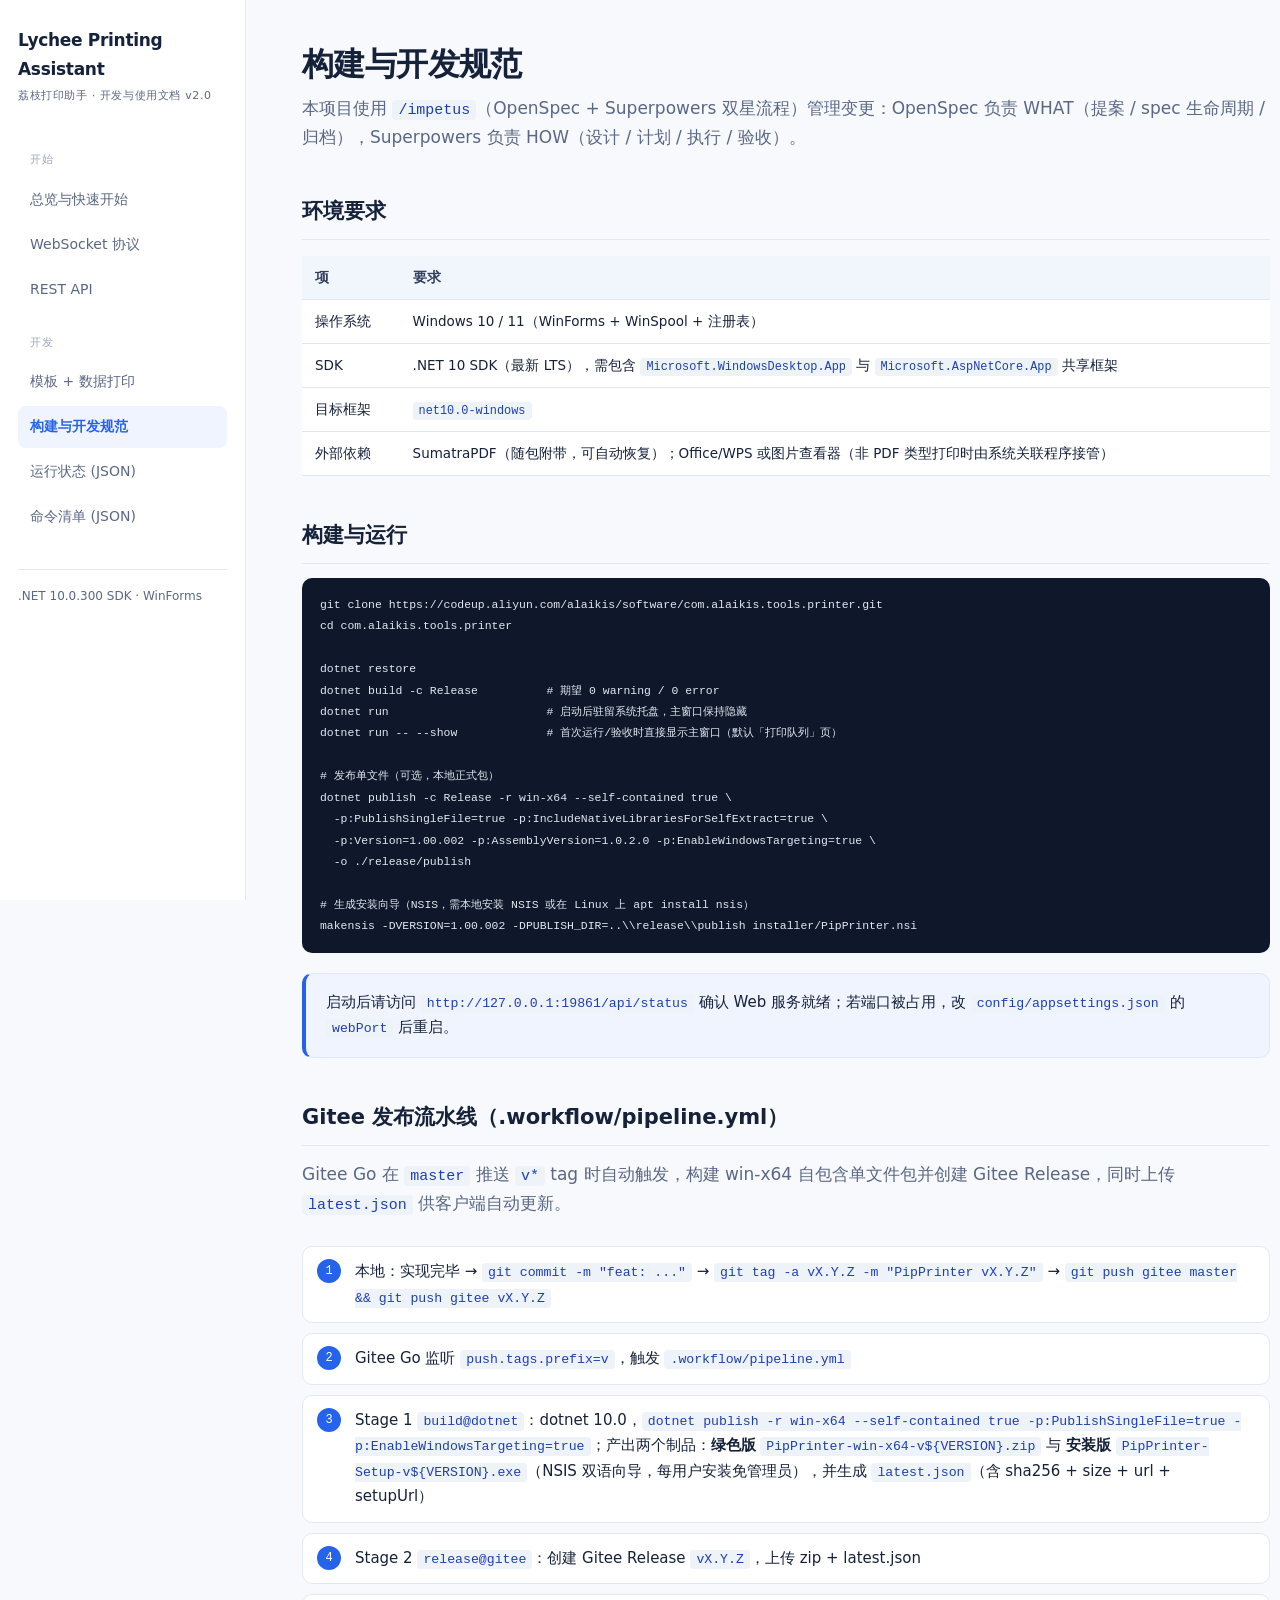
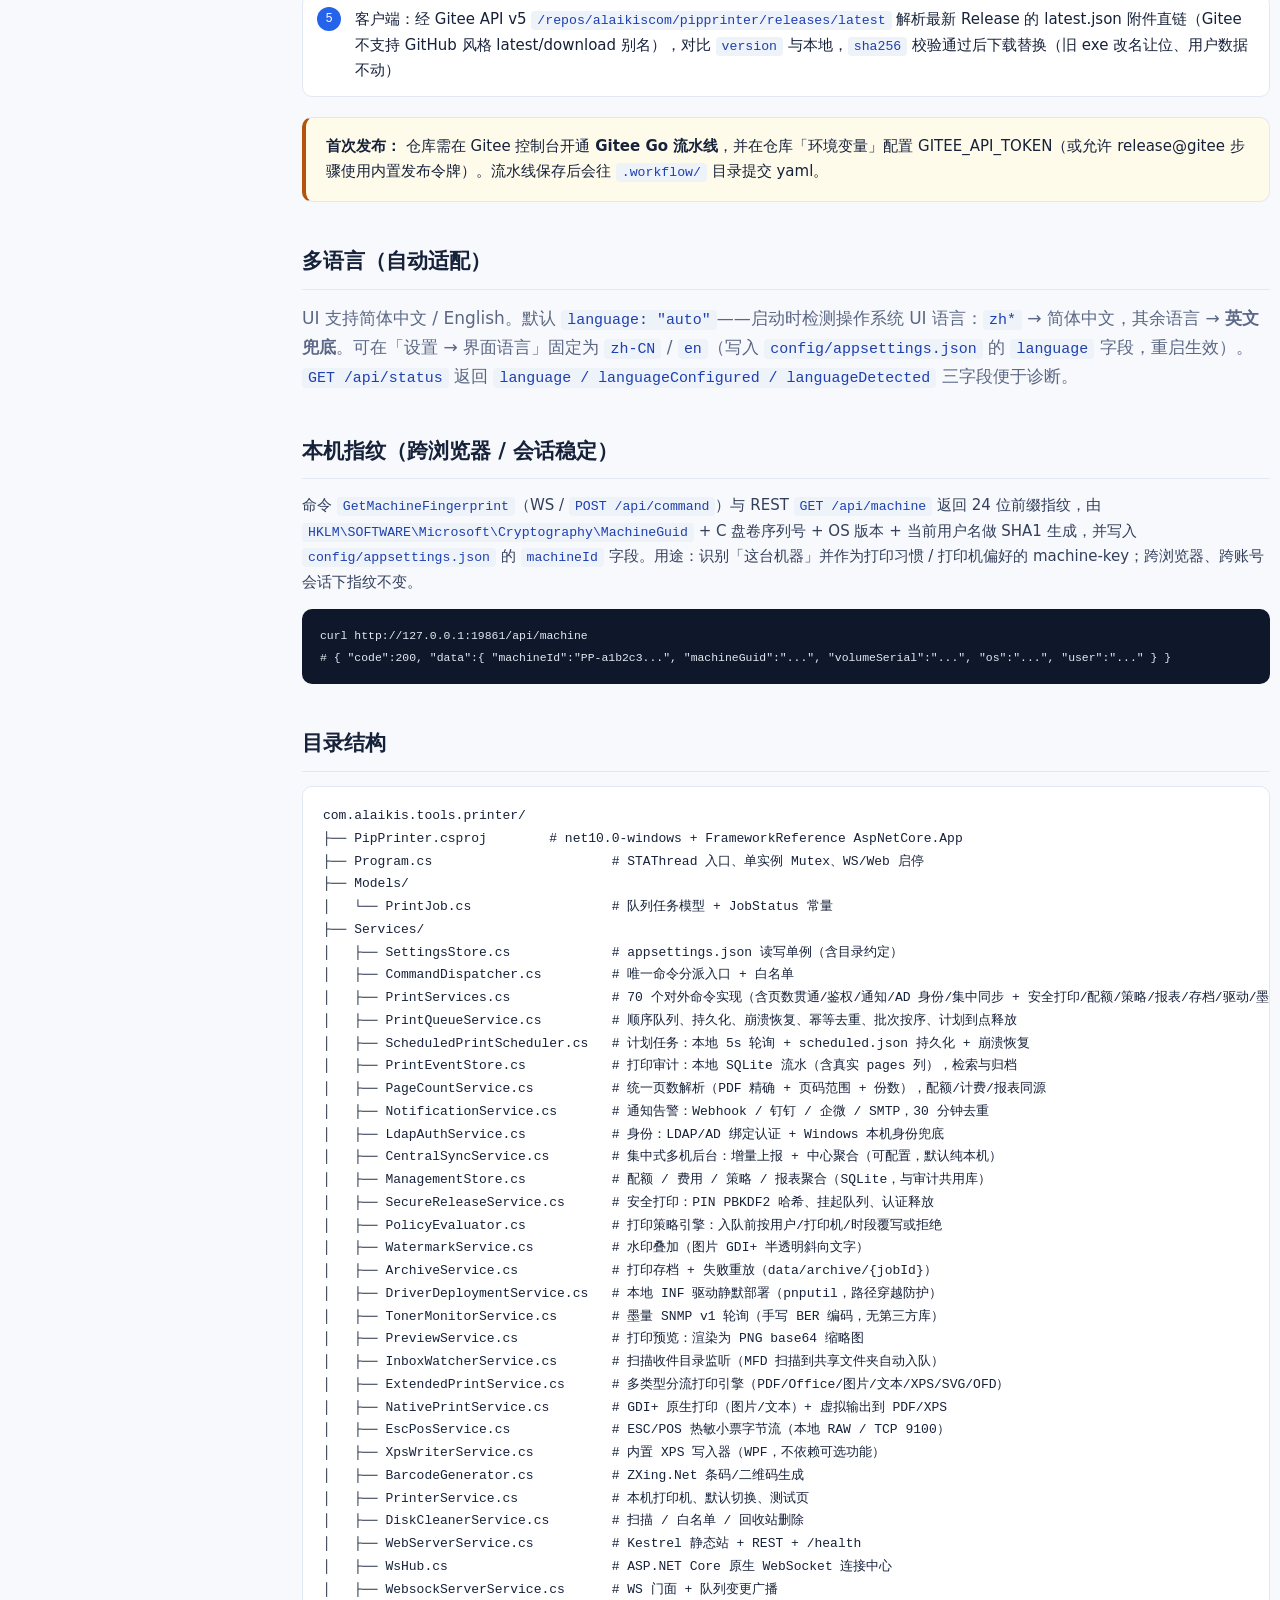
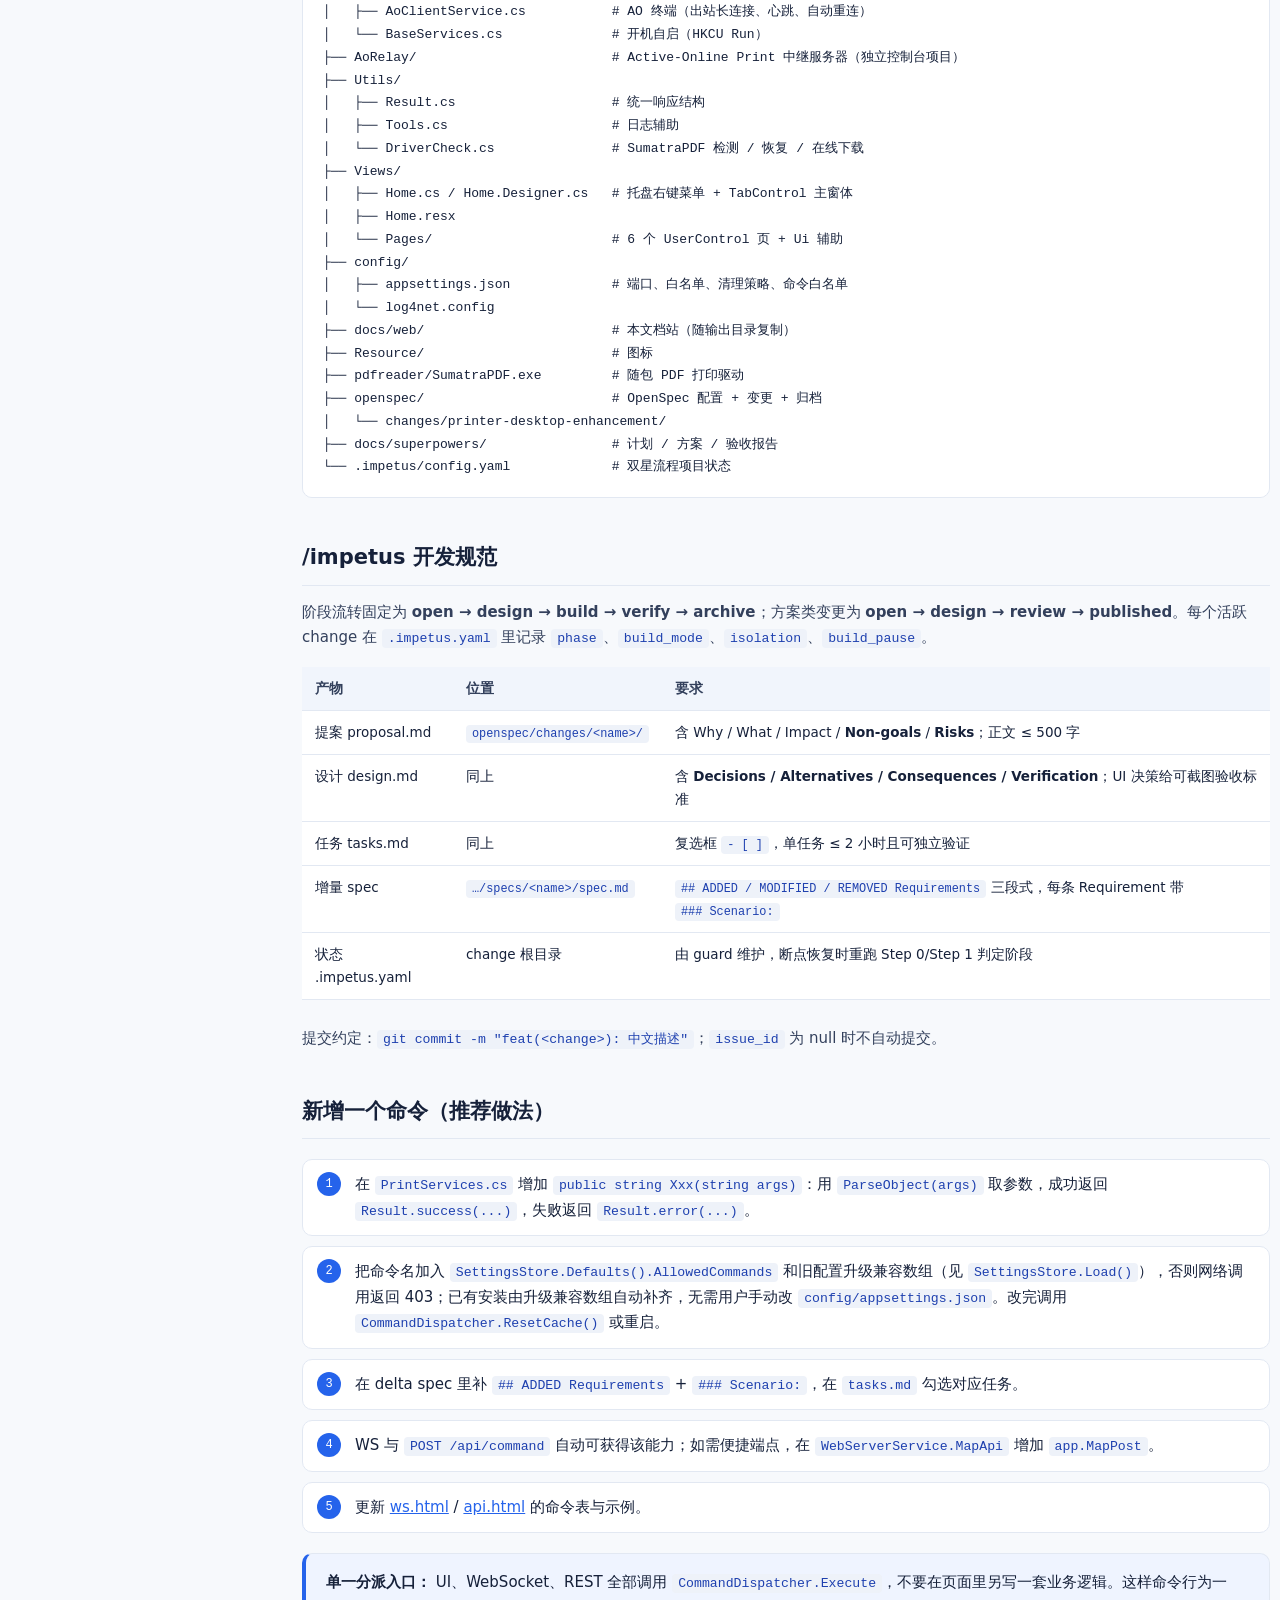
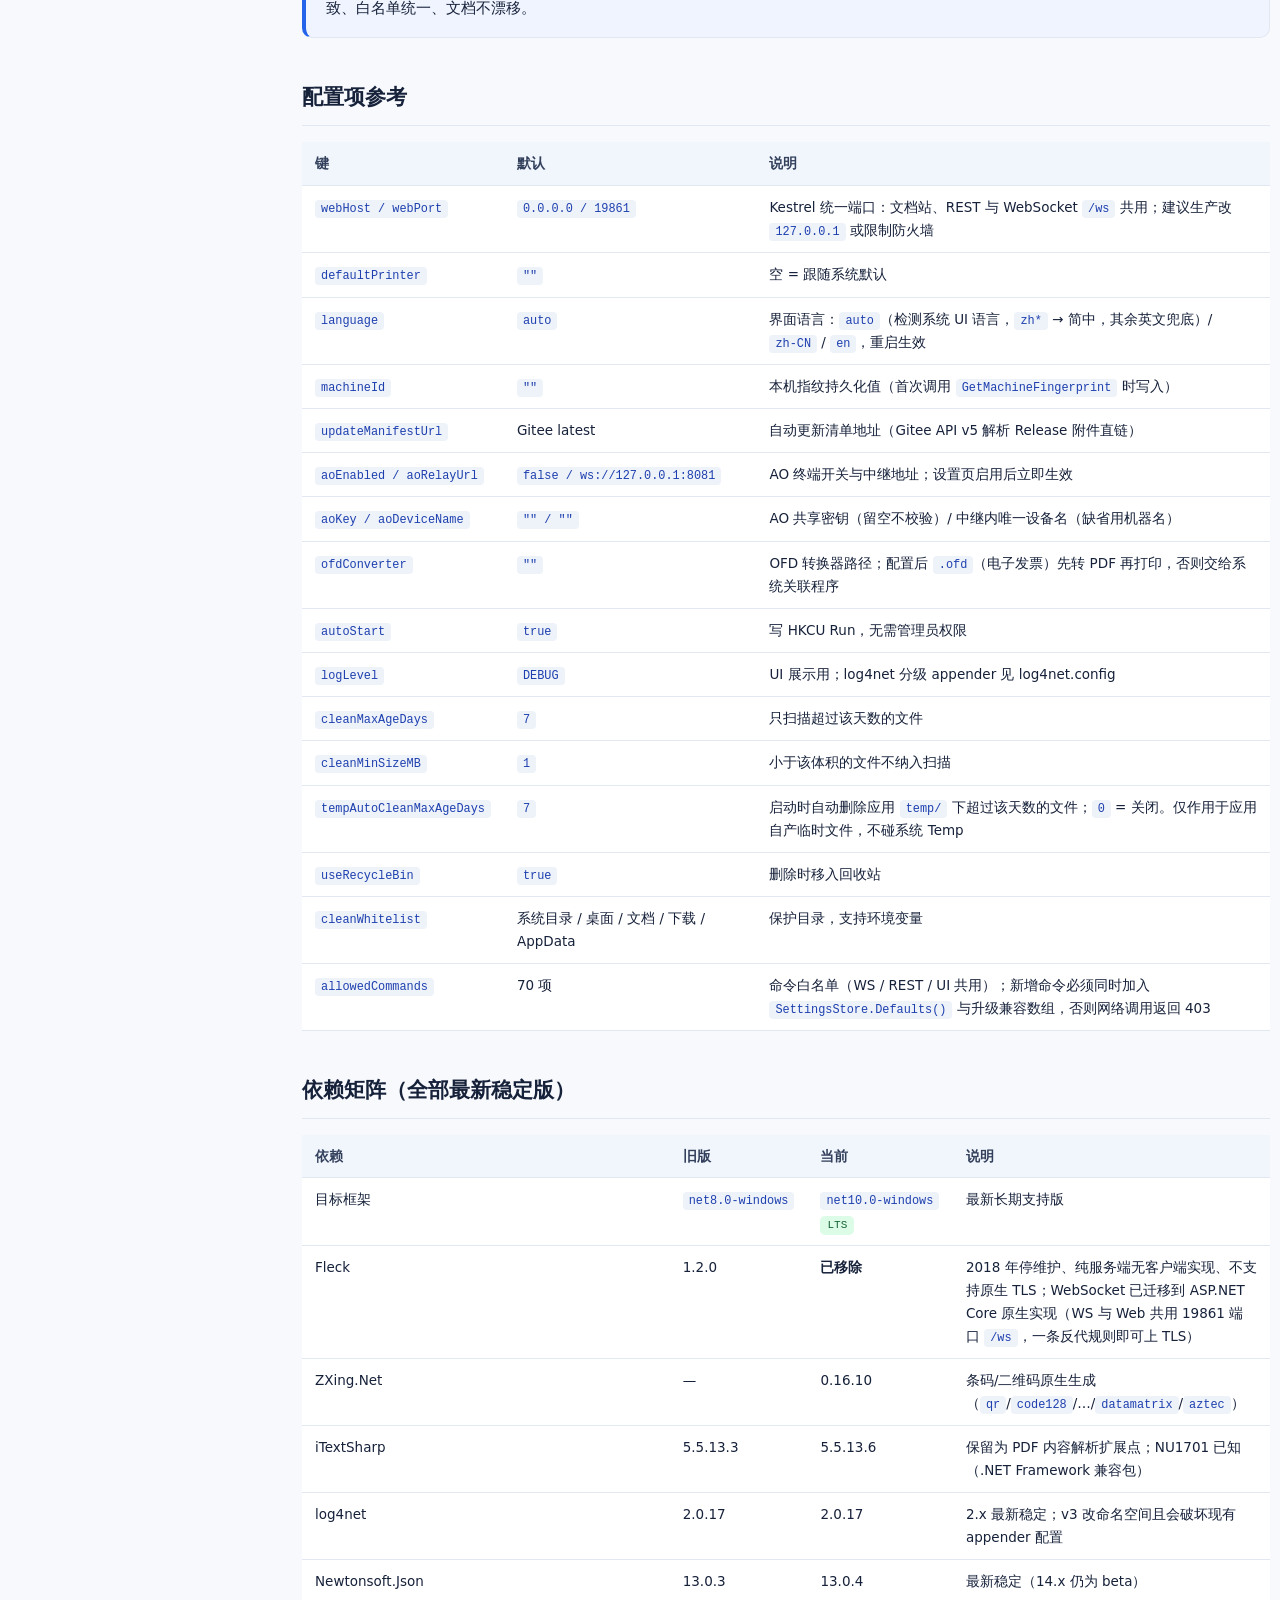
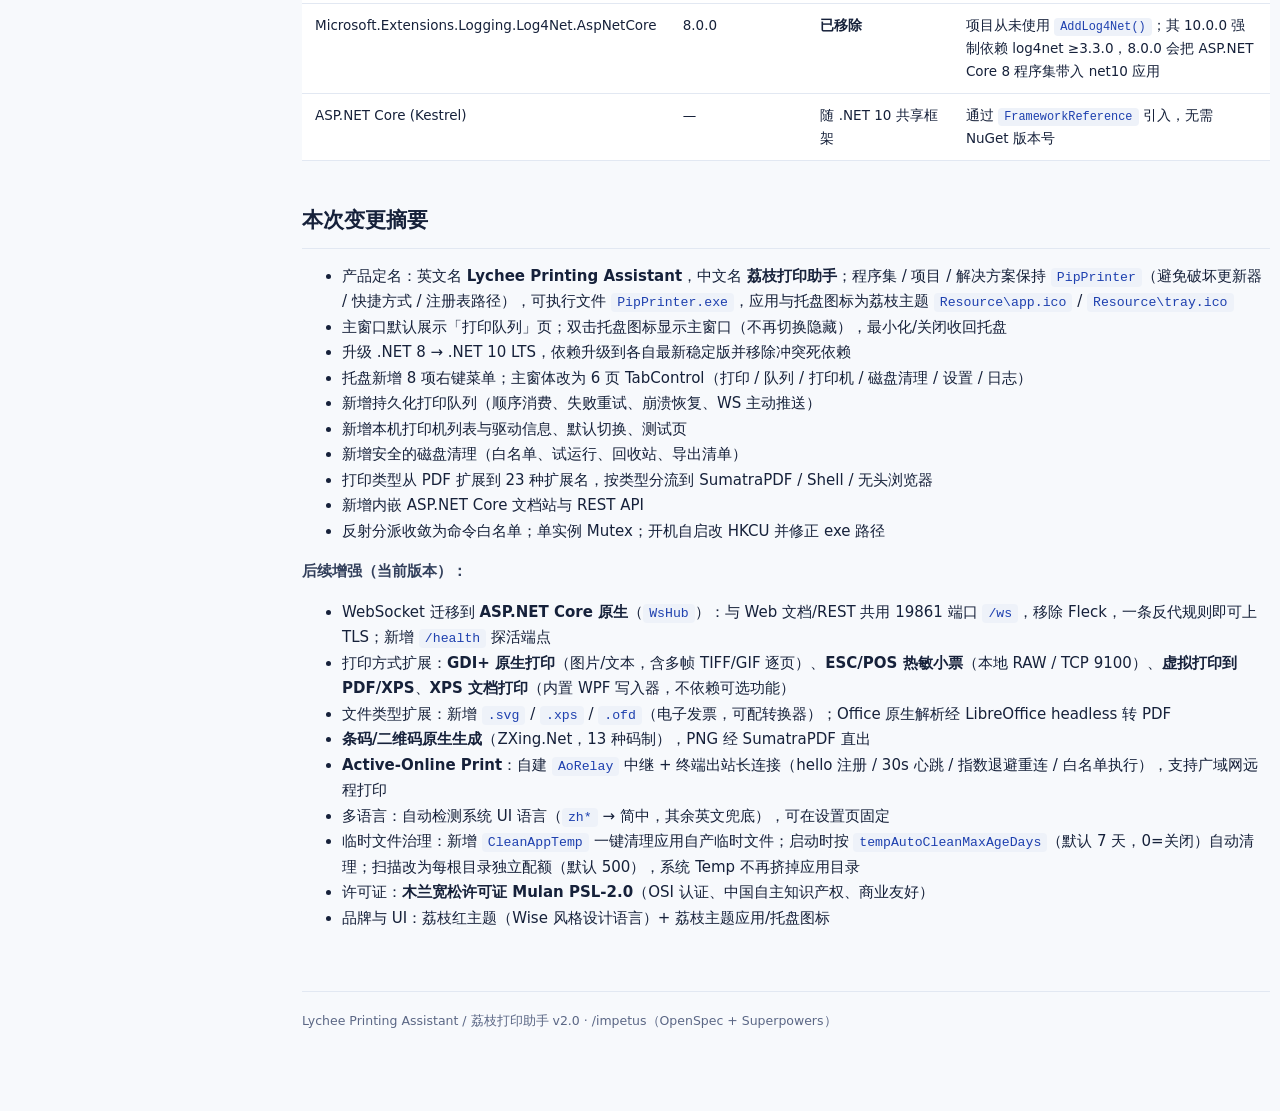
<file: docs/web/dev.html>
<!doctype html>
<html lang="zh-CN">
<head>
<meta charset="utf-8">
<meta name="viewport" content="width=device-width,initial-scale=1">
<title>构建与开发规范 · 荔枝打印助手</title>
<link rel="stylesheet" href="styles.css">
</head>
<body>
<div class="layout">
<aside class="sidebar">
  <div class="brand">Lychee Printing Assistant<small>荔枝打印助手 · 开发与使用文档 v2.0</small></div>
  <nav class="nav">
    <div class="group">开始</div>
    <a href="index.html">总览与快速开始</a>
    <a href="ws.html">WebSocket 协议</a>
    <a href="api.html">REST API</a>
    <div class="group">开发</div>
    <a href="template.html">模板 + 数据打印</a>
    <a class="active" href="dev.html">构建与开发规范</a>
    <a href="/api/status">运行状态 (JSON)</a>
    <a href="/api/commands">命令清单 (JSON)</a>
  </nav>
  <div class="sidefoot">.NET 10.0.300 SDK · WinForms</div>
</aside>

<main class="main">
  <h1>构建与开发规范</h1>
  <p class="lead">本项目使用 <code>/impetus</code>（OpenSpec + Superpowers 双星流程）管理变更：OpenSpec 负责 WHAT（提案 / spec 生命周期 / 归档），Superpowers 负责 HOW（设计 / 计划 / 执行 / 验收）。</p>

  <h2>环境要求</h2>
  <table>
    <thead><tr><th>项</th><th>要求</th></tr></thead>
    <tbody>
      <tr><td>操作系统</td><td>Windows 10 / 11（WinForms + WinSpool + 注册表）</td></tr>
      <tr><td>SDK</td><td>.NET 10 SDK（最新 LTS），需包含 <code>Microsoft.WindowsDesktop.App</code> 与 <code>Microsoft.AspNetCore.App</code> 共享框架</td></tr>
      <tr><td>目标框架</td><td><code>net10.0-windows</code></td></tr>
      <tr><td>外部依赖</td><td>SumatraPDF（随包附带，可自动恢复）；Office/WPS 或图片查看器（非 PDF 类型打印时由系统关联程序接管）</td></tr>
    </tbody>
  </table>

  <h2>构建与运行</h2>
  <pre><code>git clone https://codeup.aliyun.com/alaikis/software/com.alaikis.tools.printer.git
cd com.alaikis.tools.printer

dotnet restore
dotnet build -c Release          # 期望 0 warning / 0 error
dotnet run                       # 启动后驻留系统托盘，主窗口保持隐藏
dotnet run -- --show             # 首次运行/验收时直接显示主窗口（默认「打印队列」页）

# 发布单文件（可选，本地正式包）
dotnet publish -c Release -r win-x64 --self-contained true \
  -p:PublishSingleFile=true -p:IncludeNativeLibrariesForSelfExtract=true \
  -p:Version=1.00.002 -p:AssemblyVersion=1.0.2.0 -p:EnableWindowsTargeting=true \
  -o ./release/publish

# 生成安装向导（NSIS，需本地安装 NSIS 或在 Linux 上 apt install nsis）
makensis -DVERSION=1.00.002 -DPUBLISH_DIR=..\\release\\publish installer/PipPrinter.nsi</code></pre>
  <div class="note">启动后请访问 <code>http://127.0.0.1:19861/api/status</code> 确认 Web 服务就绪；若端口被占用，改 <code>config/appsettings.json</code> 的 <code>webPort</code> 后重启。</div>

  <h2>Gitee 发布流水线（.workflow/pipeline.yml）</h2>
  <p class="lead">Gitee Go 在 <code>master</code> 推送 <code>v*</code> tag 时自动触发，构建 win-x64 自包含单文件包并创建 Gitee Release，同时上传 <code>latest.json</code> 供客户端自动更新。</p>
  <ol class="steps">
    <li>本地：实现完毕 → <code>git commit -m "feat: ..."</code> → <code>git tag -a vX.Y.Z -m "PipPrinter vX.Y.Z"</code> → <code>git push gitee master && git push gitee vX.Y.Z</code></li>
    <li>Gitee Go 监听 <code>push.tags.prefix=v</code>，触发 <code>.workflow/pipeline.yml</code></li>
    <li>Stage 1 <code>build@dotnet</code>：dotnet 10.0，<code>dotnet publish -r win-x64 --self-contained true -p:PublishSingleFile=true -p:EnableWindowsTargeting=true</code>；产出两个制品：<strong>绿色版</strong> <code>PipPrinter-win-x64-v${VERSION}.zip</code> 与 <strong>安装版</strong> <code>PipPrinter-Setup-v${VERSION}.exe</code>（NSIS 双语向导，每用户安装免管理员），并生成 <code>latest.json</code>（含 sha256 + size + url + setupUrl）</li>
    <li>Stage 2 <code>release@gitee</code>：创建 Gitee Release <code>vX.Y.Z</code>，上传 zip + latest.json</li>
    <li>客户端：经 Gitee API v5 <code>/repos/alaikiscom/pipprinter/releases/latest</code> 解析最新 Release 的 latest.json 附件直链（Gitee 不支持 GitHub 风格 latest/download 别名），对比 <code>version</code> 与本地，<code>sha256</code> 校验通过后下载替换（旧 exe 改名让位、用户数据不动）</li>
  </ol>
  <div class="warn"><strong>首次发布：</strong> 仓库需在 Gitee 控制台开通 <strong>Gitee Go 流水线</strong>，并在仓库「环境变量」配置 GITEE_API_TOKEN（或允许 release@gitee 步骤使用内置发布令牌）。流水线保存后会往 <code>.workflow/</code> 目录提交 yaml。</div>

  <h2>多语言（自动适配）</h2>
  <p class="lead">UI 支持简体中文 / English。默认 <code>language: "auto"</code>——启动时检测操作系统 UI 语言：<code>zh*</code> → 简体中文，其余语言 → <strong>英文兜底</strong>。可在「设置 → 界面语言」固定为 <code>zh-CN</code> / <code>en</code>（写入 <code>config/appsettings.json</code> 的 <code>language</code> 字段，重启生效）。<code>GET /api/status</code> 返回 <code>language / languageConfigured / languageDetected</code> 三字段便于诊断。</p>

  <h2>本机指纹（跨浏览器 / 会话稳定）</h2>
  <p>命令 <code>GetMachineFingerprint</code>（WS / <code>POST /api/command</code>）与 REST <code>GET /api/machine</code> 返回 24 位前缀指纹，由 <code>HKLM\SOFTWARE\Microsoft\Cryptography\MachineGuid</code> + C 盘卷序列号 + OS 版本 + 当前用户名做 SHA1 生成，并写入 <code>config/appsettings.json</code> 的 <code>machineId</code> 字段。用途：识别「这台机器」并作为打印习惯 / 打印机偏好的 machine-key；跨浏览器、跨账号会话下指纹不变。</p>
  <pre><code>curl http://127.0.0.1:19861/api/machine
# { "code":200, "data":{ "machineId":"PP-a1b2c3...", "machineGuid":"...", "volumeSerial":"...", "os":"...", "user":"..." } }</code></pre>

  <h2>目录结构</h2>
  <div class="tree">com.alaikis.tools.printer/
├── PipPrinter.csproj        # net10.0-windows + FrameworkReference AspNetCore.App
├── Program.cs                       # STAThread 入口、单实例 Mutex、WS/Web 启停
├── Models/
│   └── PrintJob.cs                  # 队列任务模型 + JobStatus 常量
├── Services/
│   ├── SettingsStore.cs             # appsettings.json 读写单例（含目录约定）
│   ├── CommandDispatcher.cs         # 唯一命令分派入口 + 白名单
│   ├── PrintServices.cs             # 70 个对外命令实现（含页数贯通/鉴权/通知/AD 身份/集中同步 + 安全打印/配额/策略/报表/存档/驱动/墨量/预览/扫描接入）
│   ├── PrintQueueService.cs         # 顺序队列、持久化、崩溃恢复、幂等去重、批次按序、计划到点释放
│   ├── ScheduledPrintScheduler.cs   # 计划任务：本地 5s 轮询 + scheduled.json 持久化 + 崩溃恢复
│   ├── PrintEventStore.cs           # 打印审计：本地 SQLite 流水（含真实 pages 列），检索与归档
│   ├── PageCountService.cs          # 统一页数解析（PDF 精确 + 页码范围 + 份数），配额/计费/报表同源
│   ├── NotificationService.cs       # 通知告警：Webhook / 钉钉 / 企微 / SMTP，30 分钟去重
│   ├── LdapAuthService.cs           # 身份：LDAP/AD 绑定认证 + Windows 本机身份兜底
│   ├── CentralSyncService.cs        # 集中式多机后台：增量上报 + 中心聚合（可配置，默认纯本机）
│   ├── ManagementStore.cs           # 配额 / 费用 / 策略 / 报表聚合（SQLite，与审计共用库）
│   ├── SecureReleaseService.cs      # 安全打印：PIN PBKDF2 哈希、挂起队列、认证释放
│   ├── PolicyEvaluator.cs           # 打印策略引擎：入队前按用户/打印机/时段覆写或拒绝
│   ├── WatermarkService.cs          # 水印叠加（图片 GDI+ 半透明斜向文字）
│   ├── ArchiveService.cs            # 打印存档 + 失败重放（data/archive/{jobId}）
│   ├── DriverDeploymentService.cs   # 本地 INF 驱动静默部署（pnputil，路径穿越防护）
│   ├── TonerMonitorService.cs       # 墨量 SNMP v1 轮询（手写 BER 编码，无第三方库）
│   ├── PreviewService.cs            # 打印预览：渲染为 PNG base64 缩略图
│   ├── InboxWatcherService.cs       # 扫描收件目录监听（MFD 扫描到共享文件夹自动入队）
│   ├── ExtendedPrintService.cs      # 多类型分流打印引擎（PDF/Office/图片/文本/XPS/SVG/OFD）
│   ├── NativePrintService.cs        # GDI+ 原生打印（图片/文本）+ 虚拟输出到 PDF/XPS
│   ├── EscPosService.cs             # ESC/POS 热敏小票字节流（本地 RAW / TCP 9100）
│   ├── XpsWriterService.cs          # 内置 XPS 写入器（WPF，不依赖可选功能）
│   ├── BarcodeGenerator.cs          # ZXing.Net 条码/二维码生成
│   ├── PrinterService.cs            # 本机打印机、默认切换、测试页
│   ├── DiskCleanerService.cs        # 扫描 / 白名单 / 回收站删除
│   ├── WebServerService.cs          # Kestrel 静态站 + REST + /health
│   ├── WsHub.cs                     # ASP.NET Core 原生 WebSocket 连接中心
│   ├── WebsockServerService.cs      # WS 门面 + 队列变更广播
│   ├── AoClientService.cs           # AO 终端（出站长连接、心跳、自动重连）
│   └── BaseServices.cs              # 开机自启（HKCU Run）
├── AoRelay/                         # Active-Online Print 中继服务器（独立控制台项目）
├── Utils/
│   ├── Result.cs                    # 统一响应结构
│   ├── Tools.cs                     # 日志辅助
│   └── DriverCheck.cs               # SumatraPDF 检测 / 恢复 / 在线下载
├── Views/
│   ├── Home.cs / Home.Designer.cs   # 托盘右键菜单 + TabControl 主窗体
│   ├── Home.resx
│   └── Pages/                       # 6 个 UserControl 页 + Ui 辅助
├── config/
│   ├── appsettings.json             # 端口、白名单、清理策略、命令白名单
│   └── log4net.config
├── docs/web/                        # 本文档站（随输出目录复制）
├── Resource/                        # 图标
├── pdfreader/SumatraPDF.exe         # 随包 PDF 打印驱动
├── openspec/                        # OpenSpec 配置 + 变更 + 归档
│   └── changes/printer-desktop-enhancement/
├── docs/superpowers/                # 计划 / 方案 / 验收报告
└── .impetus/config.yaml             # 双星流程项目状态</div>

  <h2>/impetus 开发规范</h2>
  <p>阶段流转固定为 <strong>open → design → build → verify → archive</strong>；方案类变更为 <strong>open → design → review → published</strong>。每个活跃 change 在 <code>.impetus.yaml</code> 里记录 <code>phase</code>、<code>build_mode</code>、<code>isolation</code>、<code>build_pause</code>。</p>
  <table>
    <thead><tr><th>产物</th><th>位置</th><th>要求</th></tr></thead>
    <tbody>
      <tr><td>提案 proposal.md</td><td><code>openspec/changes/&lt;name&gt;/</code></td><td>含 Why / What / Impact / <strong>Non-goals</strong> / <strong>Risks</strong>；正文 ≤ 500 字</td></tr>
      <tr><td>设计 design.md</td><td>同上</td><td>含 <strong>Decisions / Alternatives / Consequences / Verification</strong>；UI 决策给可截图验收标准</td></tr>
      <tr><td>任务 tasks.md</td><td>同上</td><td>复选框 <code>- [ ]</code>，单任务 ≤ 2 小时且可独立验证</td></tr>
      <tr><td>增量 spec</td><td><code>…/specs/&lt;name&gt;/spec.md</code></td><td><code>## ADDED / MODIFIED / REMOVED Requirements</code> 三段式，每条 Requirement 带 <code>### Scenario:</code></td></tr>
      <tr><td>状态 .impetus.yaml</td><td>change 根目录</td><td>由 guard 维护，断点恢复时重跑 Step 0/Step 1 判定阶段</td></tr>
    </tbody>
  </table>
  <p>提交约定：<code>git commit -m "feat(&lt;change&gt;): 中文描述"</code>；<code>issue_id</code> 为 null 时不自动提交。</p>

  <h2>新增一个命令（推荐做法）</h2>
  <ol class="steps">
    <li>在 <code>PrintServices.cs</code> 增加 <code>public string Xxx(string args)</code>：用 <code>ParseObject(args)</code> 取参数，成功返回 <code>Result.success(...)</code>，失败返回 <code>Result.error(...)</code>。</li>
    <li>把命令名加入 <code>SettingsStore.Defaults().AllowedCommands</code> 和旧配置升级兼容数组（见 <code>SettingsStore.Load()</code>），否则网络调用返回 403；已有安装由升级兼容数组自动补齐，无需用户手动改 <code>config/appsettings.json</code>。改完调用 <code>CommandDispatcher.ResetCache()</code> 或重启。</li>
    <li>在 delta spec 里补 <code>## ADDED Requirements</code> + <code>### Scenario:</code>，在 <code>tasks.md</code> 勾选对应任务。</li>
    <li>WS 与 <code>POST /api/command</code> 自动可获得该能力；如需便捷端点，在 <code>WebServerService.MapApi</code> 增加 <code>app.MapPost</code>。</li>
    <li>更新 <a href="ws.html">ws.html</a> / <a href="api.html">api.html</a> 的命令表与示例。</li>
  </ol>
  <div class="note"><strong>单一分派入口：</strong> UI、WebSocket、REST 全部调用 <code>CommandDispatcher.Execute</code>，不要在页面里另写一套业务逻辑。这样命令行为一致、白名单统一、文档不漂移。</div>

  <h2>配置项参考</h2>
  <table>
    <thead><tr><th>键</th><th>默认</th><th>说明</th></tr></thead>
    <tbody>
      <tr><td><code>webHost / webPort</code></td><td><code>0.0.0.0 / 19861</code></td><td>Kestrel 统一端口：文档站、REST 与 WebSocket <code>/ws</code> 共用；建议生产改 <code>127.0.0.1</code> 或限制防火墙</td></tr>
      <tr><td><code>defaultPrinter</code></td><td><code>""</code></td><td>空 = 跟随系统默认</td></tr>
      <tr><td><code>language</code></td><td><code>auto</code></td><td>界面语言：<code>auto</code>（检测系统 UI 语言，<code>zh*</code> → 简中，其余英文兜底）/ <code>zh-CN</code> / <code>en</code>，重启生效</td></tr>
      <tr><td><code>machineId</code></td><td><code>""</code></td><td>本机指纹持久化值（首次调用 <code>GetMachineFingerprint</code> 时写入）</td></tr>
      <tr><td><code>updateManifestUrl</code></td><td>Gitee latest</td><td>自动更新清单地址（Gitee API v5 解析 Release 附件直链）</td></tr>
      <tr><td><code>aoEnabled / aoRelayUrl</code></td><td><code>false / ws://127.0.0.1:8081</code></td><td>AO 终端开关与中继地址；设置页启用后立即生效</td></tr>
      <tr><td><code>aoKey / aoDeviceName</code></td><td><code>"" / ""</code></td><td>AO 共享密钥（留空不校验）/ 中继内唯一设备名（缺省用机器名）</td></tr>
      <tr><td><code>ofdConverter</code></td><td><code>""</code></td><td>OFD 转换器路径；配置后 <code>.ofd</code>（电子发票）先转 PDF 再打印，否则交给系统关联程序</td></tr>
      <tr><td><code>autoStart</code></td><td><code>true</code></td><td>写 HKCU Run，无需管理员权限</td></tr>
      <tr><td><code>logLevel</code></td><td><code>DEBUG</code></td><td>UI 展示用；log4net 分级 appender 见 log4net.config</td></tr>
      <tr><td><code>cleanMaxAgeDays</code></td><td><code>7</code></td><td>只扫描超过该天数的文件</td></tr>
      <tr><td><code>cleanMinSizeMB</code></td><td><code>1</code></td><td>小于该体积的文件不纳入扫描</td></tr>
      <tr><td><code>tempAutoCleanMaxAgeDays</code></td><td><code>7</code></td><td>启动时自动删除应用 <code>temp/</code> 下超过该天数的文件；<code>0</code> = 关闭。仅作用于应用自产临时文件，不碰系统 Temp</td></tr>
      <tr><td><code>useRecycleBin</code></td><td><code>true</code></td><td>删除时移入回收站</td></tr>
      <tr><td><code>cleanWhitelist</code></td><td>系统目录 / 桌面 / 文档 / 下载 / AppData</td><td>保护目录，支持环境变量</td></tr>
      <tr><td><code>allowedCommands</code></td><td>70 项</td><td>命令白名单（WS / REST / UI 共用）；新增命令必须同时加入 <code>SettingsStore.Defaults()</code> 与升级兼容数组，否则网络调用返回 403</td></tr>
    </tbody>
  </table>

  <h2>依赖矩阵（全部最新稳定版）</h2>
  <table>
    <thead><tr><th>依赖</th><th>旧版</th><th>当前</th><th>说明</th></tr></thead>
    <tbody>
      <tr><td>目标框架</td><td><code>net8.0-windows</code></td><td><code>net10.0-windows</code> <span class="badge ok">LTS</span></td><td>最新长期支持版</td></tr>
      <tr><td>Fleck</td><td>1.2.0</td><td><strong>已移除</strong></td><td>2018 年停维护、纯服务端无客户端实现、不支持原生 TLS；WebSocket 已迁移到 ASP.NET Core 原生实现（WS 与 Web 共用 19861 端口 <code>/ws</code>，一条反代规则即可上 TLS）</td></tr>
      <tr><td>ZXing.Net</td><td>—</td><td>0.16.10</td><td>条码/二维码原生生成（<code>qr</code>/<code>code128</code>/…/<code>datamatrix</code>/<code>aztec</code>）</td></tr>
      <tr><td>iTextSharp</td><td>5.5.13.3</td><td>5.5.13.6</td><td>保留为 PDF 内容解析扩展点；NU1701 已知（.NET Framework 兼容包）</td></tr>
      <tr><td>log4net</td><td>2.0.17</td><td>2.0.17</td><td>2.x 最新稳定；v3 改命名空间且会破坏现有 appender 配置</td></tr>
      <tr><td>Newtonsoft.Json</td><td>13.0.3</td><td>13.0.4</td><td>最新稳定（14.x 仍为 beta）</td></tr>
      <tr><td>Microsoft.Extensions.Logging.Log4Net.AspNetCore</td><td>8.0.0</td><td><strong>已移除</strong></td><td>项目从未使用 <code>AddLog4Net()</code>；其 10.0.0 强制依赖 log4net ≥3.3.0，8.0.0 会把 ASP.NET Core 8 程序集带入 net10 应用</td></tr>
      <tr><td>ASP.NET Core (Kestrel)</td><td>—</td><td>随 .NET 10 共享框架</td><td>通过 <code>FrameworkReference</code> 引入，无需 NuGet 版本号</td></tr>
    </tbody>
  </table>

  <h2>本次变更摘要</h2>
  <ul>
    <li>产品定名：英文名 <strong>Lychee Printing Assistant</strong>，中文名 <strong>荔枝打印助手</strong>；程序集 / 项目 / 解决方案保持 <code>PipPrinter</code>（避免破坏更新器 / 快捷方式 / 注册表路径），可执行文件 <code>PipPrinter.exe</code>，应用与托盘图标为荔枝主题 <code>Resource\app.ico</code> / <code>Resource\tray.ico</code></li>
    <li>主窗口默认展示「打印队列」页；双击托盘图标显示主窗口（不再切换隐藏），最小化/关闭收回托盘</li>
    <li>升级 .NET 8 → .NET 10 LTS，依赖升级到各自最新稳定版并移除冲突死依赖</li>
    <li>托盘新增 8 项右键菜单；主窗体改为 6 页 TabControl（打印 / 队列 / 打印机 / 磁盘清理 / 设置 / 日志）</li>
    <li>新增持久化打印队列（顺序消费、失败重试、崩溃恢复、WS 主动推送）</li>
    <li>新增本机打印机列表与驱动信息、默认切换、测试页</li>
    <li>新增安全的磁盘清理（白名单、试运行、回收站、导出清单）</li>
    <li>打印类型从 PDF 扩展到 23 种扩展名，按类型分流到 SumatraPDF / Shell / 无头浏览器</li>
    <li>新增内嵌 ASP.NET Core 文档站与 REST API</li>
    <li>反射分派收敛为命令白名单；单实例 Mutex；开机自启改 HKCU 并修正 exe 路径</li>
  </ul>
  <p><strong>后续增强（当前版本）：</strong></p>
  <ul>
    <li>WebSocket 迁移到 <strong>ASP.NET Core 原生</strong>（<code>WsHub</code>）：与 Web 文档/REST 共用 19861 端口 <code>/ws</code>，移除 Fleck，一条反代规则即可上 TLS；新增 <code>/health</code> 探活端点</li>
    <li>打印方式扩展：<strong>GDI+ 原生打印</strong>（图片/文本，含多帧 TIFF/GIF 逐页）、<strong>ESC/POS 热敏小票</strong>（本地 RAW / TCP 9100）、<strong>虚拟打印到 PDF/XPS</strong>、<strong>XPS 文档打印</strong>（内置 WPF 写入器，不依赖可选功能）</li>
    <li>文件类型扩展：新增 <code>.svg</code> / <code>.xps</code> / <code>.ofd</code>（电子发票，可配转换器）；Office 原生解析经 LibreOffice headless 转 PDF</li>
    <li><strong>条码/二维码原生生成</strong>（ZXing.Net，13 种码制），PNG 经 SumatraPDF 直出</li>
    <li><strong>Active-Online Print</strong>：自建 <code>AoRelay</code> 中继 + 终端出站长连接（hello 注册 / 30s 心跳 / 指数退避重连 / 白名单执行），支持广域网远程打印</li>
    <li>多语言：自动检测系统 UI 语言（<code>zh*</code> → 简中，其余英文兜底），可在设置页固定</li>
    <li>临时文件治理：新增 <code>CleanAppTemp</code> 一键清理应用自产临时文件；启动时按 <code>tempAutoCleanMaxAgeDays</code>（默认 7 天，0=关闭）自动清理；扫描改为每根目录独立配额（默认 500），系统 Temp 不再挤掉应用目录</li>
    <li>许可证：<strong>木兰宽松许可证 Mulan PSL-2.0</strong>（OSI 认证、中国自主知识产权、商业友好）</li>
    <li>品牌与 UI：荔枝红主题（Wise 风格设计语言）+ 荔枝主题应用/托盘图标</li>
  </ul>

  <div class="footer">Lychee Printing Assistant / 荔枝打印助手 v2.0 · /impetus（OpenSpec + Superpowers）</div>
</main>
</div>
</body>
</html>
</file>
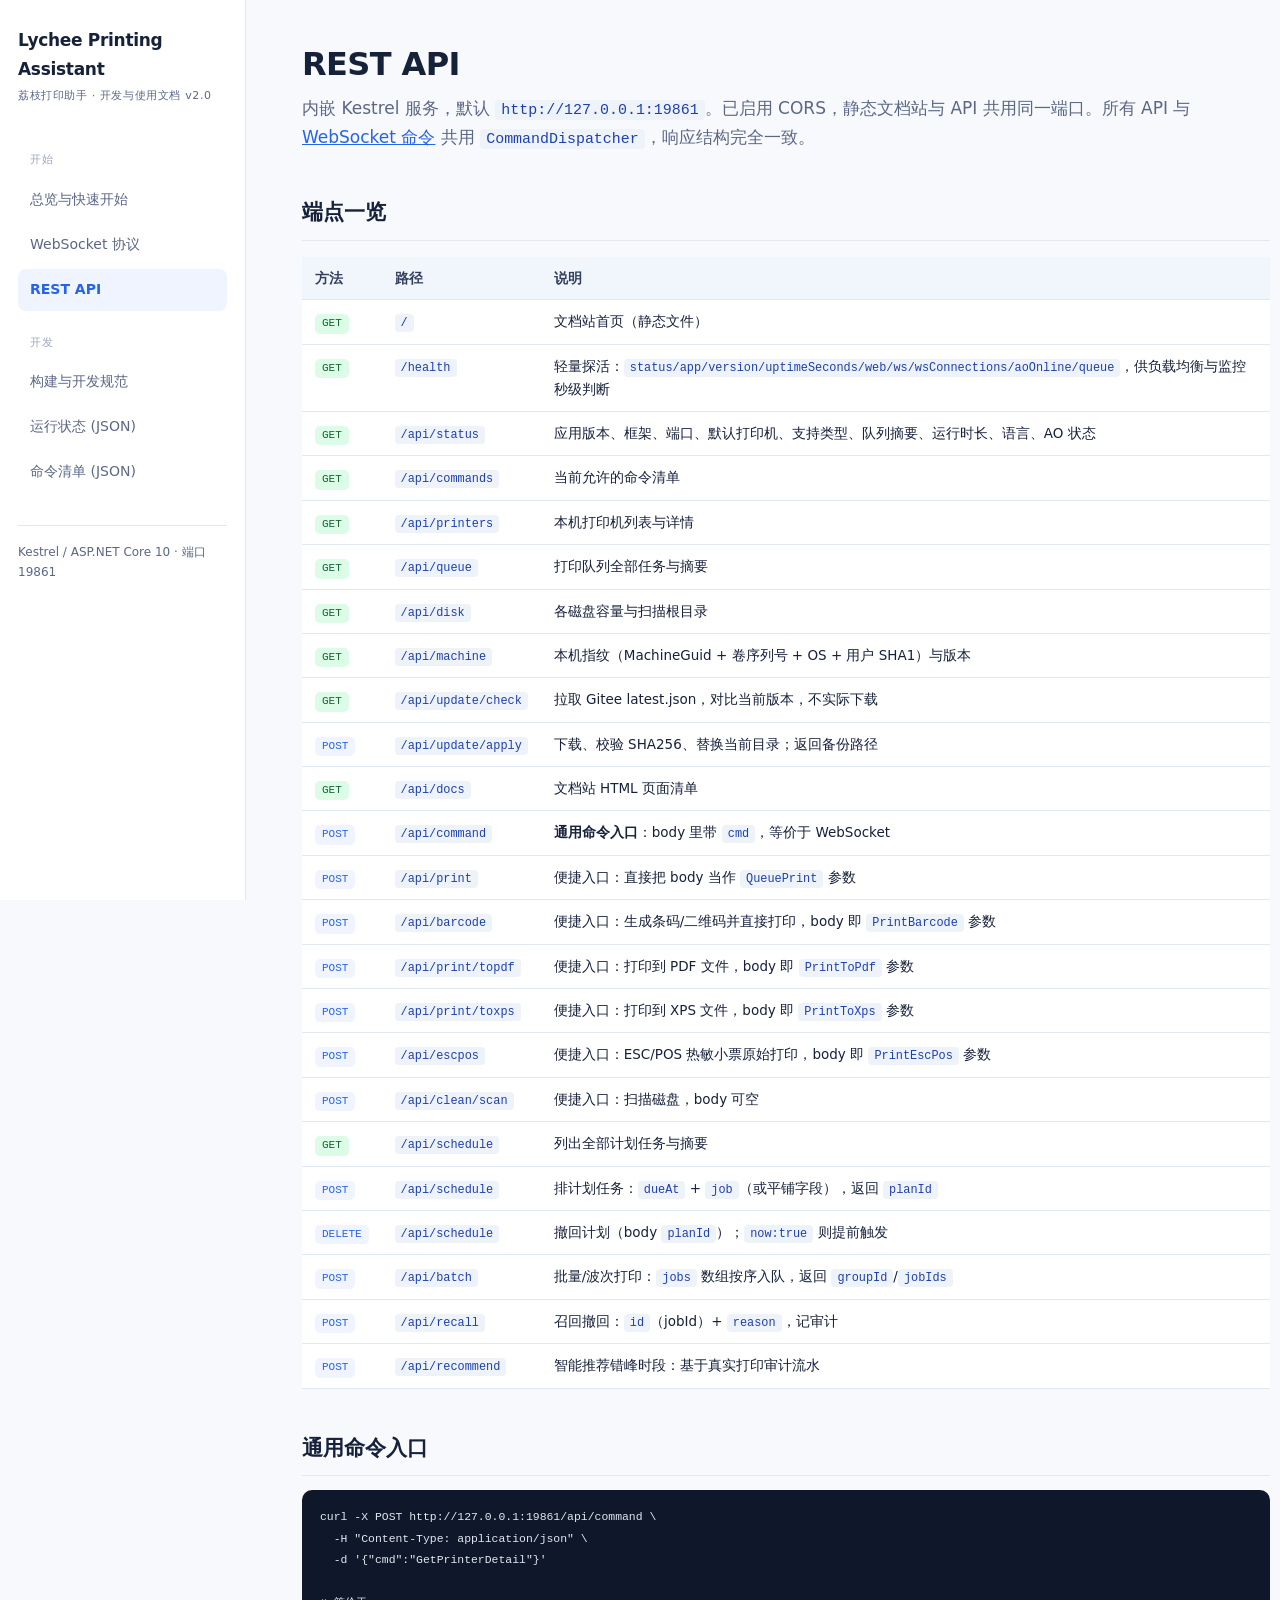
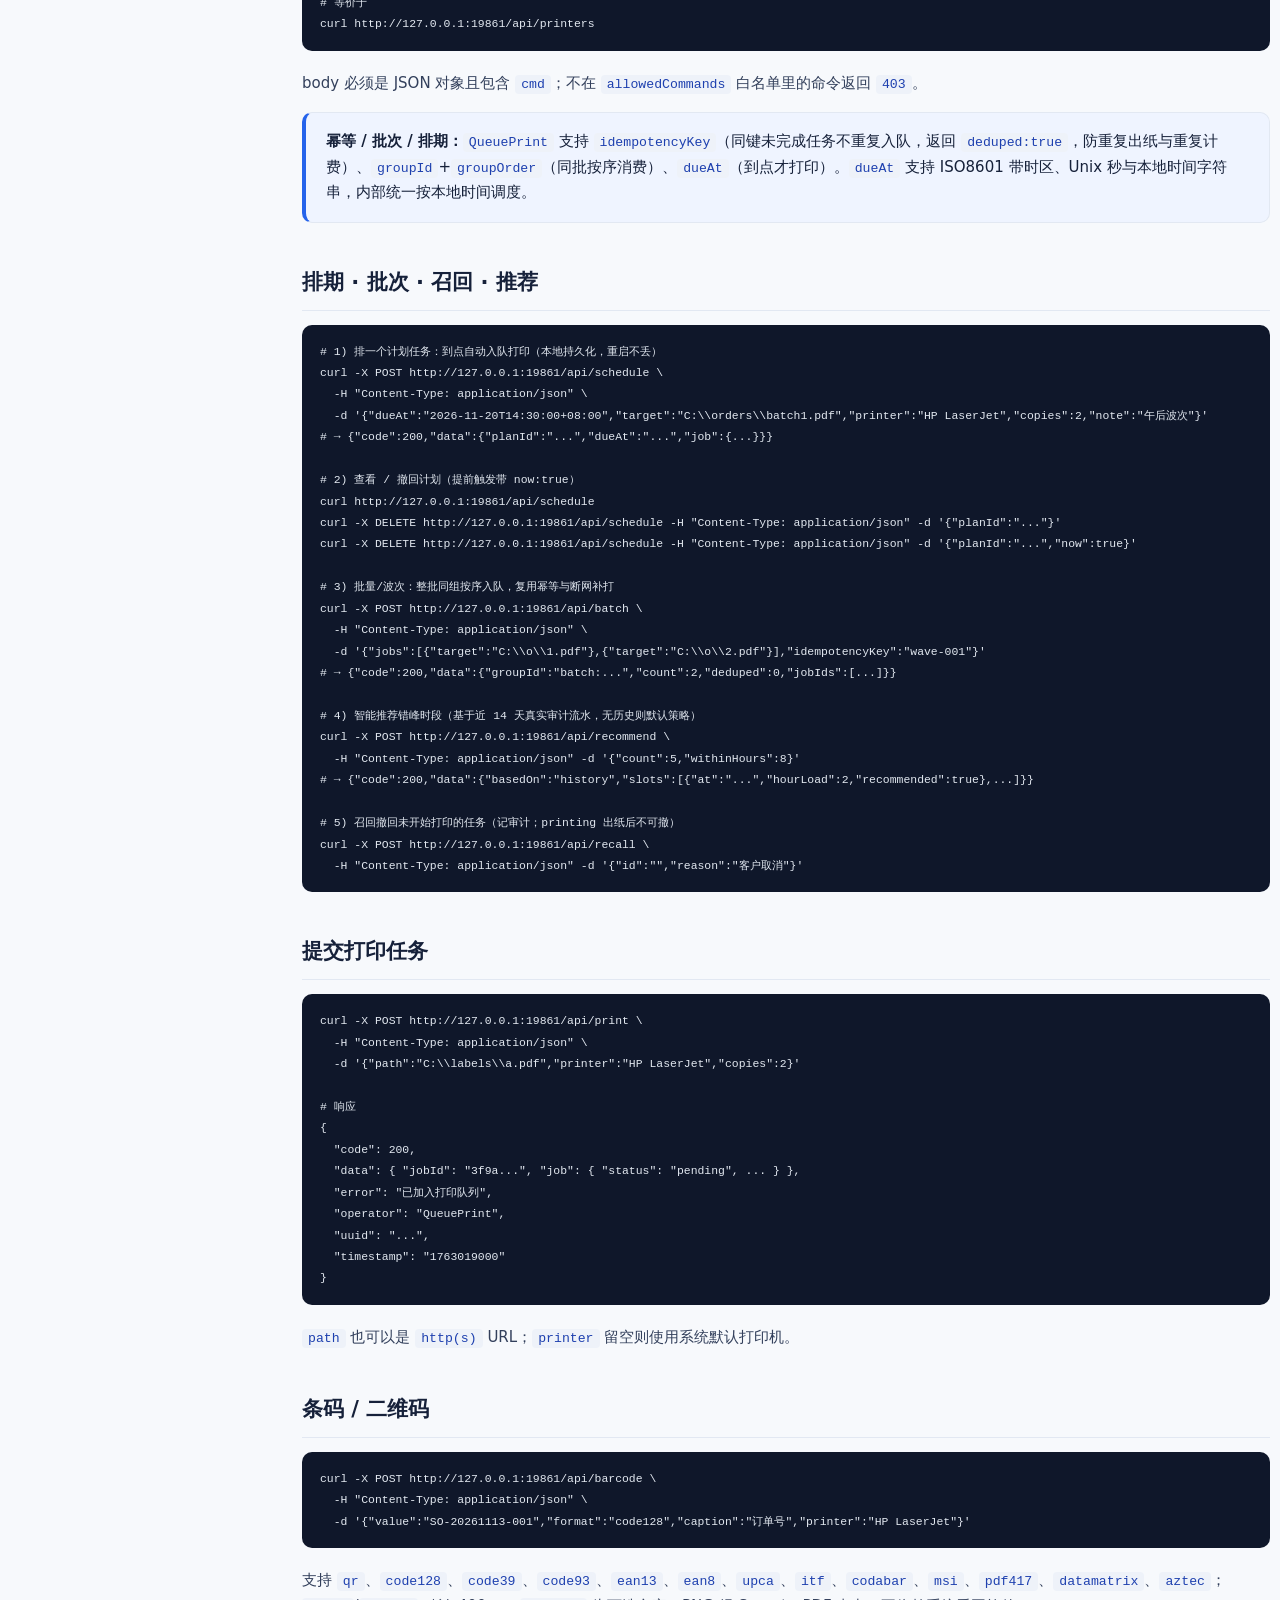
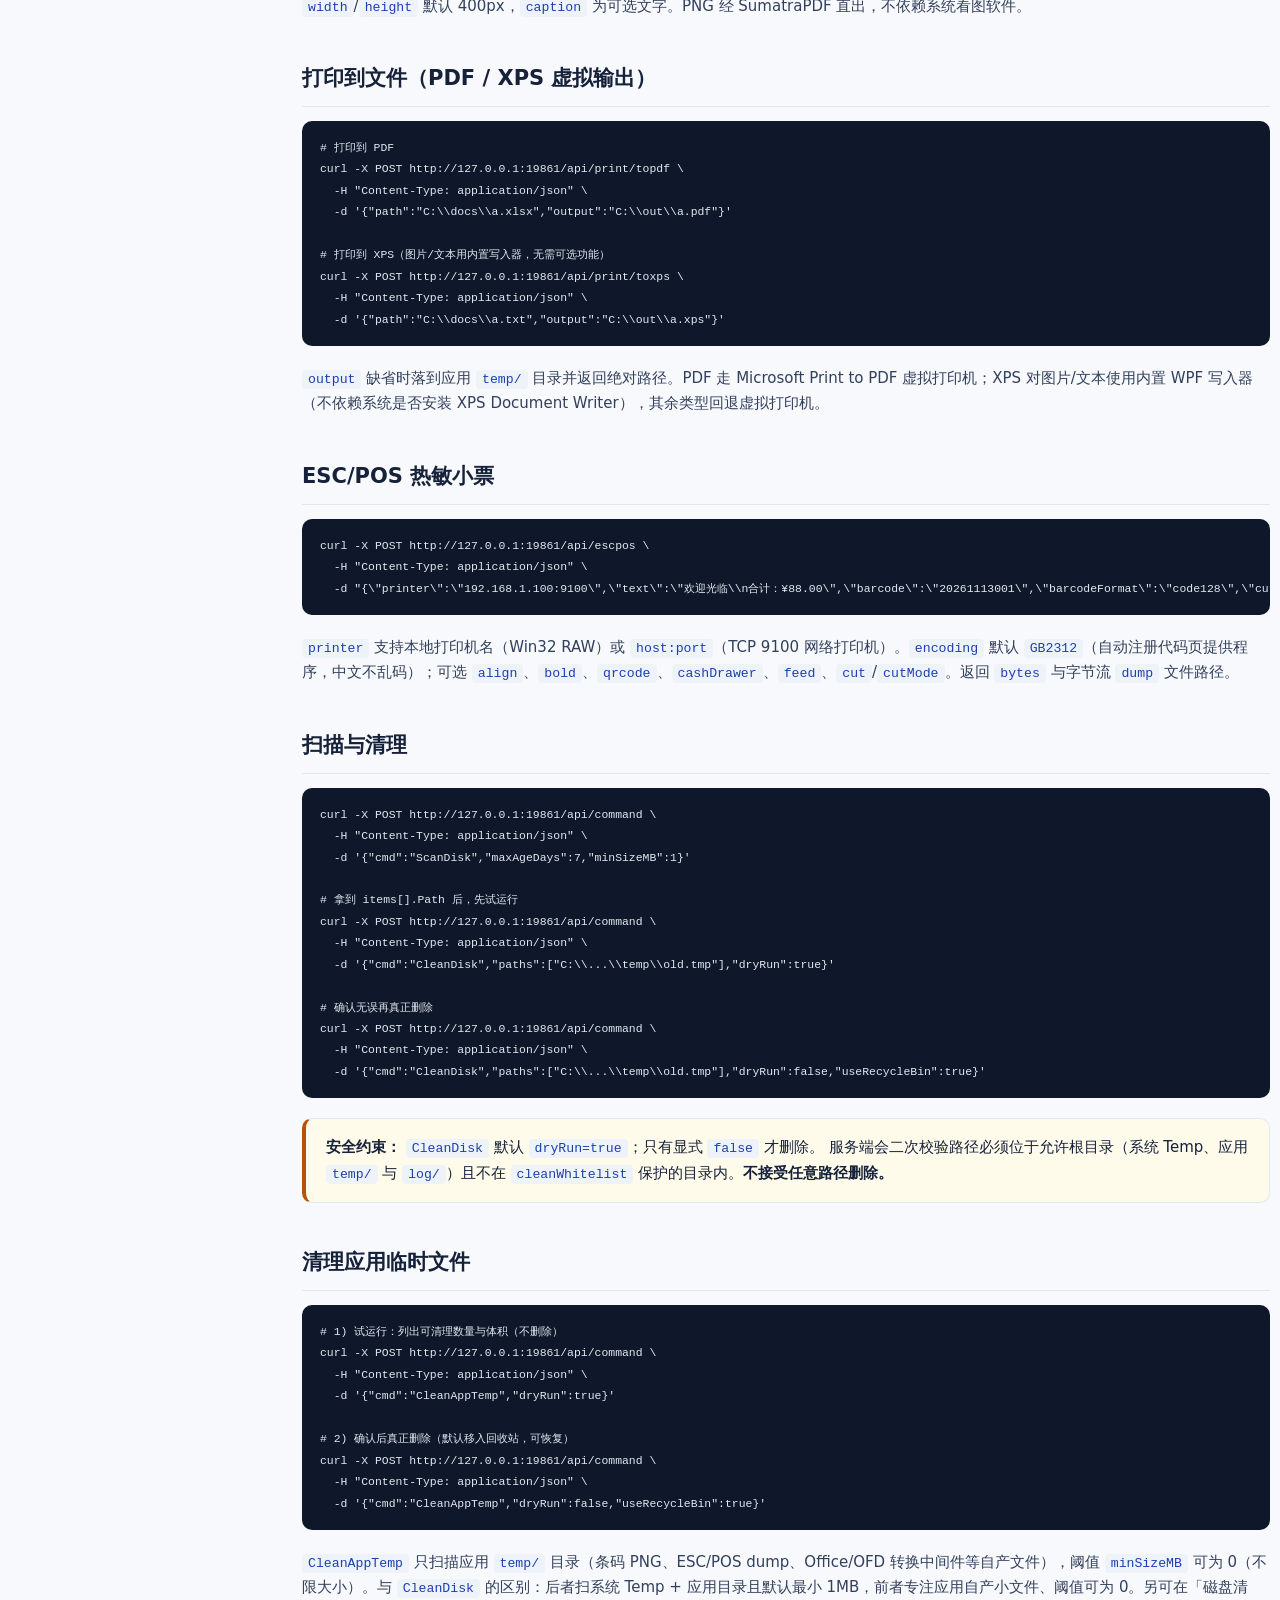
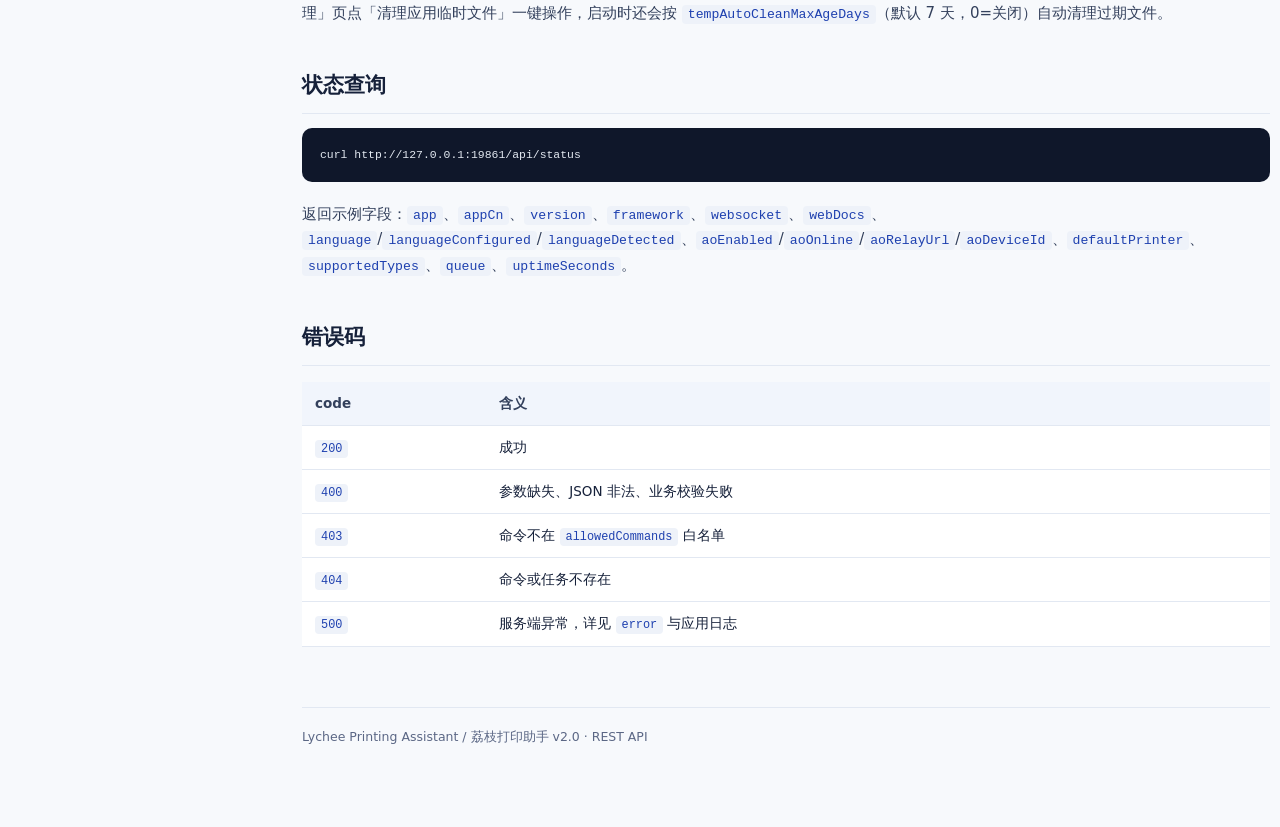
<file: out/win-x64/docs/web/api.html>
<!doctype html>
<html lang="zh-CN">
<head>
<meta charset="utf-8">
<meta name="viewport" content="width=device-width,initial-scale=1">
<title>REST API · 荔枝打印助手</title>
<link rel="stylesheet" href="styles.css">
</head>
<body>
<div class="layout">
<aside class="sidebar">
  <div class="brand">Lychee Printing Assistant<small>荔枝打印助手 · 开发与使用文档 v2.0</small></div>
  <nav class="nav">
    <div class="group">开始</div>
    <a href="index.html">总览与快速开始</a>
    <a href="ws.html">WebSocket 协议</a>
    <a class="active" href="api.html">REST API</a>
    <div class="group">开发</div>
    <a href="dev.html">构建与开发规范</a>
    <a href="/api/status">运行状态 (JSON)</a>
    <a href="/api/commands">命令清单 (JSON)</a>
  </nav>
  <div class="sidefoot">Kestrel / ASP.NET Core 10 · 端口 19861</div>
</aside>

<main class="main">
  <h1>REST API</h1>
  <p class="lead">内嵌 Kestrel 服务，默认 <code>http://127.0.0.1:19861</code>。已启用 CORS，静态文档站与 API 共用同一端口。所有 API 与 <a href="ws.html">WebSocket 命令</a> 共用 <code>CommandDispatcher</code>，响应结构完全一致。</p>

  <h2>端点一览</h2>
  <table>
    <thead><tr><th>方法</th><th>路径</th><th>说明</th></tr></thead>
    <tbody>
      <tr><td><span class="badge ok">GET</span></td><td><code>/</code></td><td>文档站首页（静态文件）</td></tr>
      <tr><td><span class="badge ok">GET</span></td><td><code>/health</code></td><td>轻量探活：<code>status/app/version/uptimeSeconds/web/ws/wsConnections/aoOnline/queue</code>，供负载均衡与监控秒级判断</td></tr>
      <tr><td><span class="badge ok">GET</span></td><td><code>/api/status</code></td><td>应用版本、框架、端口、默认打印机、支持类型、队列摘要、运行时长、语言、AO 状态</td></tr>
      <tr><td><span class="badge ok">GET</span></td><td><code>/api/commands</code></td><td>当前允许的命令清单</td></tr>
      <tr><td><span class="badge ok">GET</span></td><td><code>/api/printers</code></td><td>本机打印机列表与详情</td></tr>
      <tr><td><span class="badge ok">GET</span></td><td><code>/api/queue</code></td><td>打印队列全部任务与摘要</td></tr>
      <tr><td><span class="badge ok">GET</span></td><td><code>/api/disk</code></td><td>各磁盘容量与扫描根目录</td></tr>
      <tr><td><span class="badge ok">GET</span></td><td><code>/api/machine</code></td><td>本机指纹（MachineGuid + 卷序列号 + OS + 用户 SHA1）与版本</td></tr>
      <tr><td><span class="badge ok">GET</span></td><td><code>/api/update/check</code></td><td>拉取 Gitee latest.json，对比当前版本，不实际下载</td></tr>
      <tr><td><span class="badge">POST</span></td><td><code>/api/update/apply</code></td><td>下载、校验 SHA256、替换当前目录；返回备份路径</td></tr>
      <tr><td><span class="badge ok">GET</span></td><td><code>/api/docs</code></td><td>文档站 HTML 页面清单</td></tr>
      <tr><td><span class="badge">POST</span></td><td><code>/api/command</code></td><td><strong>通用命令入口</strong>：body 里带 <code>cmd</code>，等价于 WebSocket</td></tr>
      <tr><td><span class="badge">POST</span></td><td><code>/api/print</code></td><td>便捷入口：直接把 body 当作 <code>QueuePrint</code> 参数</td></tr>
      <tr><td><span class="badge">POST</span></td><td><code>/api/barcode</code></td><td>便捷入口：生成条码/二维码并直接打印，body 即 <code>PrintBarcode</code> 参数</td></tr>
      <tr><td><span class="badge">POST</span></td><td><code>/api/print/topdf</code></td><td>便捷入口：打印到 PDF 文件，body 即 <code>PrintToPdf</code> 参数</td></tr>
      <tr><td><span class="badge">POST</span></td><td><code>/api/print/toxps</code></td><td>便捷入口：打印到 XPS 文件，body 即 <code>PrintToXps</code> 参数</td></tr>
      <tr><td><span class="badge">POST</span></td><td><code>/api/escpos</code></td><td>便捷入口：ESC/POS 热敏小票原始打印，body 即 <code>PrintEscPos</code> 参数</td></tr>
      <tr><td><span class="badge">POST</span></td><td><code>/api/clean/scan</code></td><td>便捷入口：扫描磁盘，body 可空</td></tr>
      <tr><td><span class="badge ok">GET</span></td><td><code>/api/schedule</code></td><td>列出全部计划任务与摘要</td></tr>
      <tr><td><span class="badge">POST</span></td><td><code>/api/schedule</code></td><td>排计划任务：<code>dueAt</code> + <code>job</code>（或平铺字段），返回 <code>planId</code></td></tr>
      <tr><td><span class="badge">DELETE</span></td><td><code>/api/schedule</code></td><td>撤回计划（body <code>planId</code>）；<code>now:true</code> 则提前触发</td></tr>
      <tr><td><span class="badge">POST</span></td><td><code>/api/batch</code></td><td>批量/波次打印：<code>jobs</code> 数组按序入队，返回 <code>groupId</code>/<code>jobIds</code></td></tr>
      <tr><td><span class="badge">POST</span></td><td><code>/api/recall</code></td><td>召回撤回：<code>id</code>（jobId）+ <code>reason</code>，记审计</td></tr>
      <tr><td><span class="badge">POST</span></td><td><code>/api/recommend</code></td><td>智能推荐错峰时段：基于真实打印审计流水</td></tr>
    </tbody>
  </table>

  <h2>通用命令入口</h2>
  <pre><code>curl -X POST http://127.0.0.1:19861/api/command \
  -H "Content-Type: application/json" \
  -d '{"cmd":"GetPrinterDetail"}'

# 等价于
curl http://127.0.0.1:19861/api/printers</code></pre>
  <p>body 必须是 JSON 对象且包含 <code>cmd</code>；不在 <code>allowedCommands</code> 白名单里的命令返回 <code>403</code>。</p>

  <div class="note"><strong>幂等 / 批次 / 排期：</strong><code>QueuePrint</code> 支持 <code>idempotencyKey</code>（同键未完成任务不重复入队，返回 <code>deduped:true</code>，防重复出纸与重复计费）、<code>groupId</code>+<code>groupOrder</code>（同批按序消费）、<code>dueAt</code>（到点才打印）。<code>dueAt</code> 支持 ISO8601 带时区、Unix 秒与本地时间字符串，内部统一按本地时间调度。</div>

  <h2>排期 · 批次 · 召回 · 推荐</h2>
  <pre><code># 1) 排一个计划任务：到点自动入队打印（本地持久化，重启不丢）
curl -X POST http://127.0.0.1:19861/api/schedule \
  -H "Content-Type: application/json" \
  -d '{"dueAt":"2026-11-20T14:30:00+08:00","target":"C:\\orders\\batch1.pdf","printer":"HP LaserJet","copies":2,"note":"午后波次"}'
# → {"code":200,"data":{"planId":"...","dueAt":"...","job":{...}}}

# 2) 查看 / 撤回计划（提前触发带 now:true）
curl http://127.0.0.1:19861/api/schedule
curl -X DELETE http://127.0.0.1:19861/api/schedule -H "Content-Type: application/json" -d '{"planId":"..."}'
curl -X DELETE http://127.0.0.1:19861/api/schedule -H "Content-Type: application/json" -d '{"planId":"...","now":true}'

# 3) 批量/波次：整批同组按序入队，复用幂等与断网补打
curl -X POST http://127.0.0.1:19861/api/batch \
  -H "Content-Type: application/json" \
  -d '{"jobs":[{"target":"C:\\o\\1.pdf"},{"target":"C:\\o\\2.pdf"}],"idempotencyKey":"wave-001"}'
# → {"code":200,"data":{"groupId":"batch:...","count":2,"deduped":0,"jobIds":[...]}}

# 4) 智能推荐错峰时段（基于近 14 天真实审计流水，无历史则默认策略）
curl -X POST http://127.0.0.1:19861/api/recommend \
  -H "Content-Type: application/json" -d '{"count":5,"withinHours":8}'
# → {"code":200,"data":{"basedOn":"history","slots":[{"at":"...","hourLoad":2,"recommended":true},...]}}

# 5) 召回撤回未开始打印的任务（记审计；printing 出纸后不可撤）
curl -X POST http://127.0.0.1:19861/api/recall \
  -H "Content-Type: application/json" -d '{"id":"<jobId>","reason":"客户取消"}'</code></pre>

  <h2>提交打印任务</h2>
  <pre><code>curl -X POST http://127.0.0.1:19861/api/print \
  -H "Content-Type: application/json" \
  -d '{"path":"C:\\labels\\a.pdf","printer":"HP LaserJet","copies":2}'

# 响应
{
  "code": 200,
  "data": { "jobId": "3f9a...", "job": { "status": "pending", ... } },
  "error": "已加入打印队列",
  "operator": "QueuePrint",
  "uuid": "...",
  "timestamp": "1763019000"
}</code></pre>
  <p><code>path</code> 也可以是 <code>http(s)</code> URL；<code>printer</code> 留空则使用系统默认打印机。</p>

  <h2>条码 / 二维码</h2>
  <pre><code>curl -X POST http://127.0.0.1:19861/api/barcode \
  -H "Content-Type: application/json" \
  -d '{"value":"SO-20261113-001","format":"code128","caption":"订单号","printer":"HP LaserJet"}'</code></pre>
  <p>支持 <code>qr</code>、<code>code128</code>、<code>code39</code>、<code>code93</code>、<code>ean13</code>、<code>ean8</code>、<code>upca</code>、<code>itf</code>、<code>codabar</code>、<code>msi</code>、<code>pdf417</code>、<code>datamatrix</code>、<code>aztec</code>；<code>width</code>/<code>height</code> 默认 400px，<code>caption</code> 为可选文字。PNG 经 SumatraPDF 直出，不依赖系统看图软件。</p>

  <h2>打印到文件（PDF / XPS 虚拟输出）</h2>
  <pre><code># 打印到 PDF
curl -X POST http://127.0.0.1:19861/api/print/topdf \
  -H "Content-Type: application/json" \
  -d '{"path":"C:\\docs\\a.xlsx","output":"C:\\out\\a.pdf"}'

# 打印到 XPS（图片/文本用内置写入器，无需可选功能）
curl -X POST http://127.0.0.1:19861/api/print/toxps \
  -H "Content-Type: application/json" \
  -d '{"path":"C:\\docs\\a.txt","output":"C:\\out\\a.xps"}'</code></pre>
  <p><code>output</code> 缺省时落到应用 <code>temp/</code> 目录并返回绝对路径。PDF 走 Microsoft Print to PDF 虚拟打印机；XPS 对图片/文本使用内置 WPF 写入器（不依赖系统是否安装 XPS Document Writer），其余类型回退虚拟打印机。</p>

  <h2>ESC/POS 热敏小票</h2>
  <pre><code>curl -X POST http://127.0.0.1:19861/api/escpos \
  -H "Content-Type: application/json" \
  -d "{\"printer\":\"192.168.1.100:9100\",\"text\":\"欢迎光临\\n合计：¥88.00\",\"barcode\":\"20261113001\",\"barcodeFormat\":\"code128\",\"cut\":true}"</code></pre>
  <p><code>printer</code> 支持本地打印机名（Win32 RAW）或 <code>host:port</code>（TCP 9100 网络打印机）。<code>encoding</code> 默认 <code>GB2312</code>（自动注册代码页提供程序，中文不乱码）；可选 <code>align</code>、<code>bold</code>、<code>qrcode</code>、<code>cashDrawer</code>、<code>feed</code>、<code>cut</code>/<code>cutMode</code>。返回 <code>bytes</code> 与字节流 <code>dump</code> 文件路径。</p>

  <h2>扫描与清理</h2>
  <pre><code>curl -X POST http://127.0.0.1:19861/api/command \
  -H "Content-Type: application/json" \
  -d '{"cmd":"ScanDisk","maxAgeDays":7,"minSizeMB":1}'

# 拿到 items[].Path 后，先试运行
curl -X POST http://127.0.0.1:19861/api/command \
  -H "Content-Type: application/json" \
  -d '{"cmd":"CleanDisk","paths":["C:\\...\\temp\\old.tmp"],"dryRun":true}'

# 确认无误再真正删除
curl -X POST http://127.0.0.1:19861/api/command \
  -H "Content-Type: application/json" \
  -d '{"cmd":"CleanDisk","paths":["C:\\...\\temp\\old.tmp"],"dryRun":false,"useRecycleBin":true}'</code></pre>

  <div class="warn">
    <strong>安全约束：</strong> <code>CleanDisk</code> 默认 <code>dryRun=true</code>；只有显式 <code>false</code> 才删除。
    服务端会二次校验路径必须位于允许根目录（系统 Temp、应用 <code>temp/</code> 与 <code>log/</code>）且不在
    <code>cleanWhitelist</code> 保护的目录内。<strong>不接受任意路径删除。</strong>
  </div>

  <h2>清理应用临时文件</h2>
  <pre><code># 1) 试运行：列出可清理数量与体积（不删除）
curl -X POST http://127.0.0.1:19861/api/command \
  -H "Content-Type: application/json" \
  -d '{"cmd":"CleanAppTemp","dryRun":true}'

# 2) 确认后真正删除（默认移入回收站，可恢复）
curl -X POST http://127.0.0.1:19861/api/command \
  -H "Content-Type: application/json" \
  -d '{"cmd":"CleanAppTemp","dryRun":false,"useRecycleBin":true}'</code></pre>
  <p><code>CleanAppTemp</code> 只扫描应用 <code>temp/</code> 目录（条码 PNG、ESC/POS dump、Office/OFD 转换中间件等自产文件），阈值 <code>minSizeMB</code> 可为 0（不限大小）。与 <code>CleanDisk</code> 的区别：后者扫系统 Temp + 应用目录且默认最小 1MB，前者专注应用自产小文件、阈值可为 0。另可在「磁盘清理」页点「清理应用临时文件」一键操作，启动时还会按 <code>tempAutoCleanMaxAgeDays</code>（默认 7 天，0=关闭）自动清理过期文件。</p>

  <h2>状态查询</h2>
  <pre><code>curl http://127.0.0.1:19861/api/status</code></pre>
  <p>返回示例字段：<code>app</code>、<code>appCn</code>、<code>version</code>、<code>framework</code>、<code>websocket</code>、<code>webDocs</code>、<code>language</code>/<code>languageConfigured</code>/<code>languageDetected</code>、<code>aoEnabled</code>/<code>aoOnline</code>/<code>aoRelayUrl</code>/<code>aoDeviceId</code>、<code>defaultPrinter</code>、<code>supportedTypes</code>、<code>queue</code>、<code>uptimeSeconds</code>。</p>

  <h2>错误码</h2>
  <table>
    <thead><tr><th>code</th><th>含义</th></tr></thead>
    <tbody>
      <tr><td><code>200</code></td><td>成功</td></tr>
      <tr><td><code>400</code></td><td>参数缺失、JSON 非法、业务校验失败</td></tr>
      <tr><td><code>403</code></td><td>命令不在 <code>allowedCommands</code> 白名单</td></tr>
      <tr><td><code>404</code></td><td>命令或任务不存在</td></tr>
      <tr><td><code>500</code></td><td>服务端异常，详见 <code>error</code> 与应用日志</td></tr>
    </tbody>
  </table>

  <div class="footer">Lychee Printing Assistant / 荔枝打印助手 v2.0 · REST API</div>
</main>
</div>
</body>
</html>
</file>
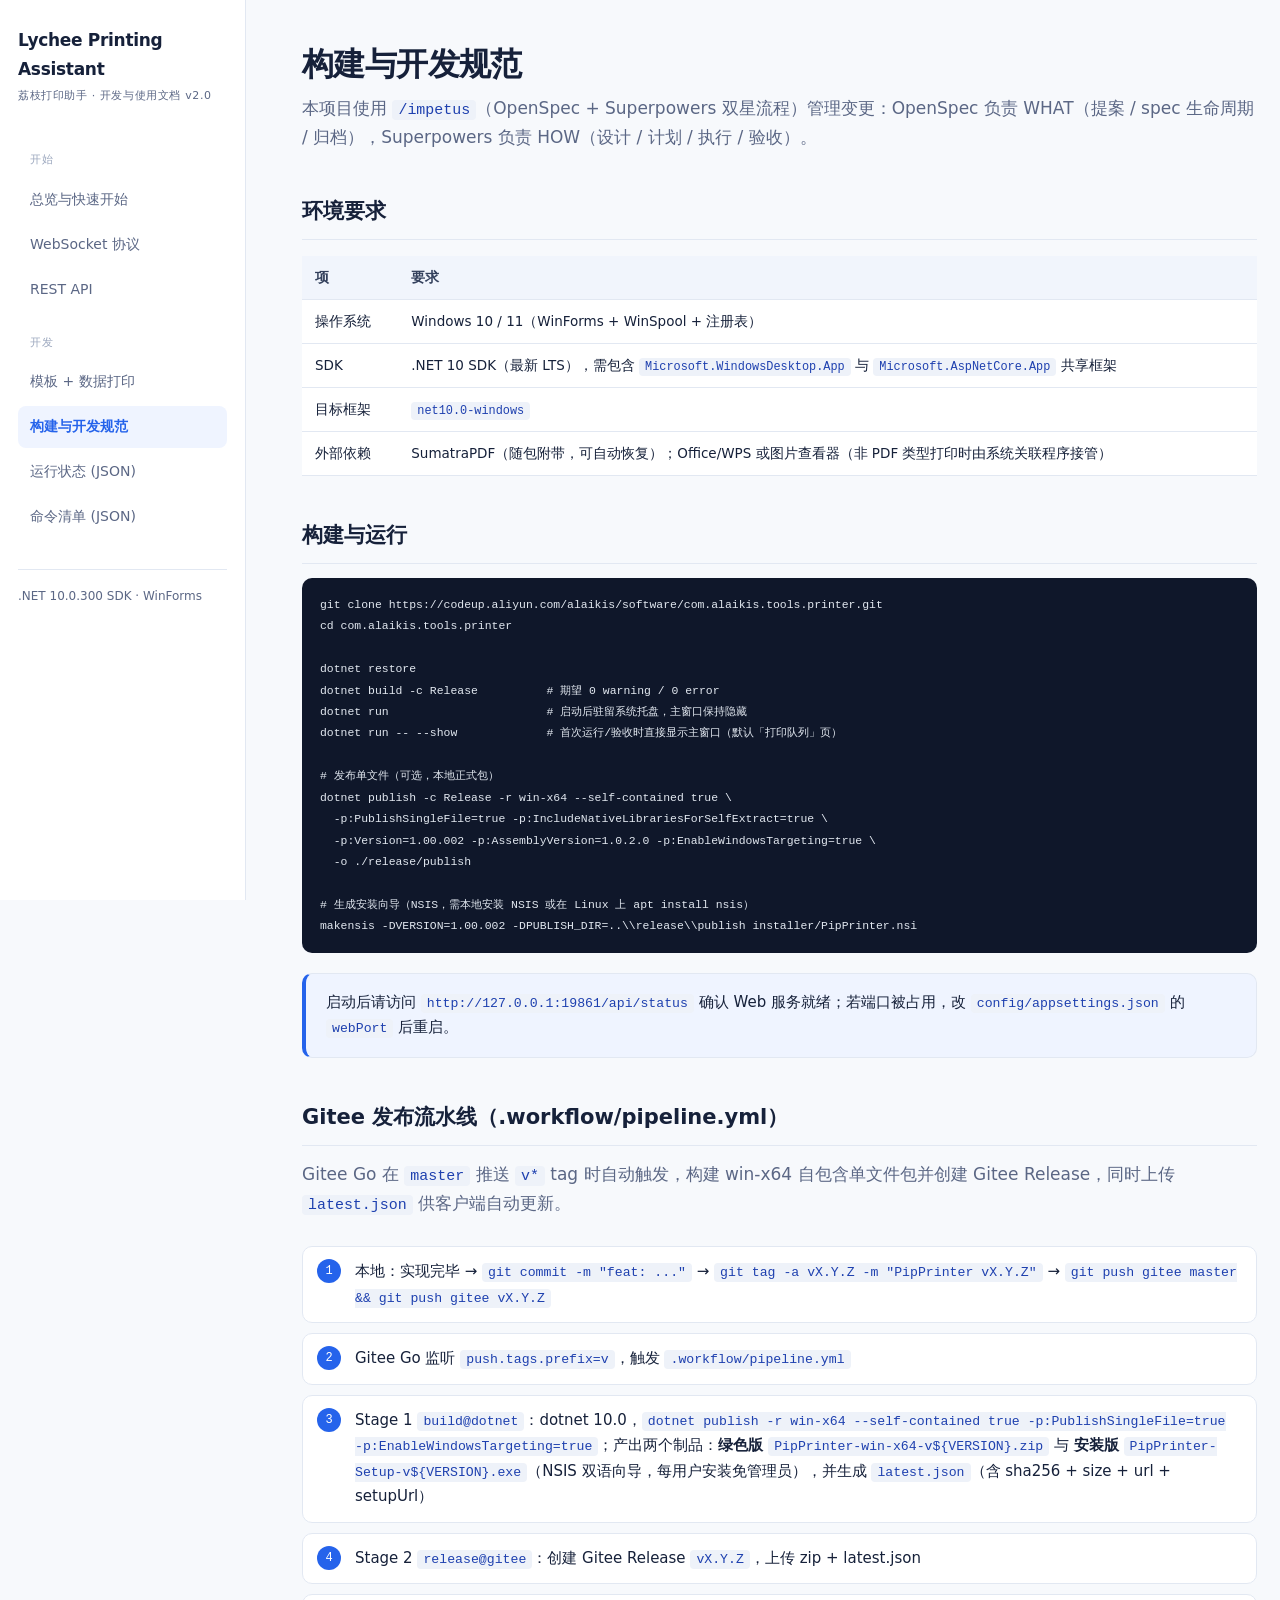
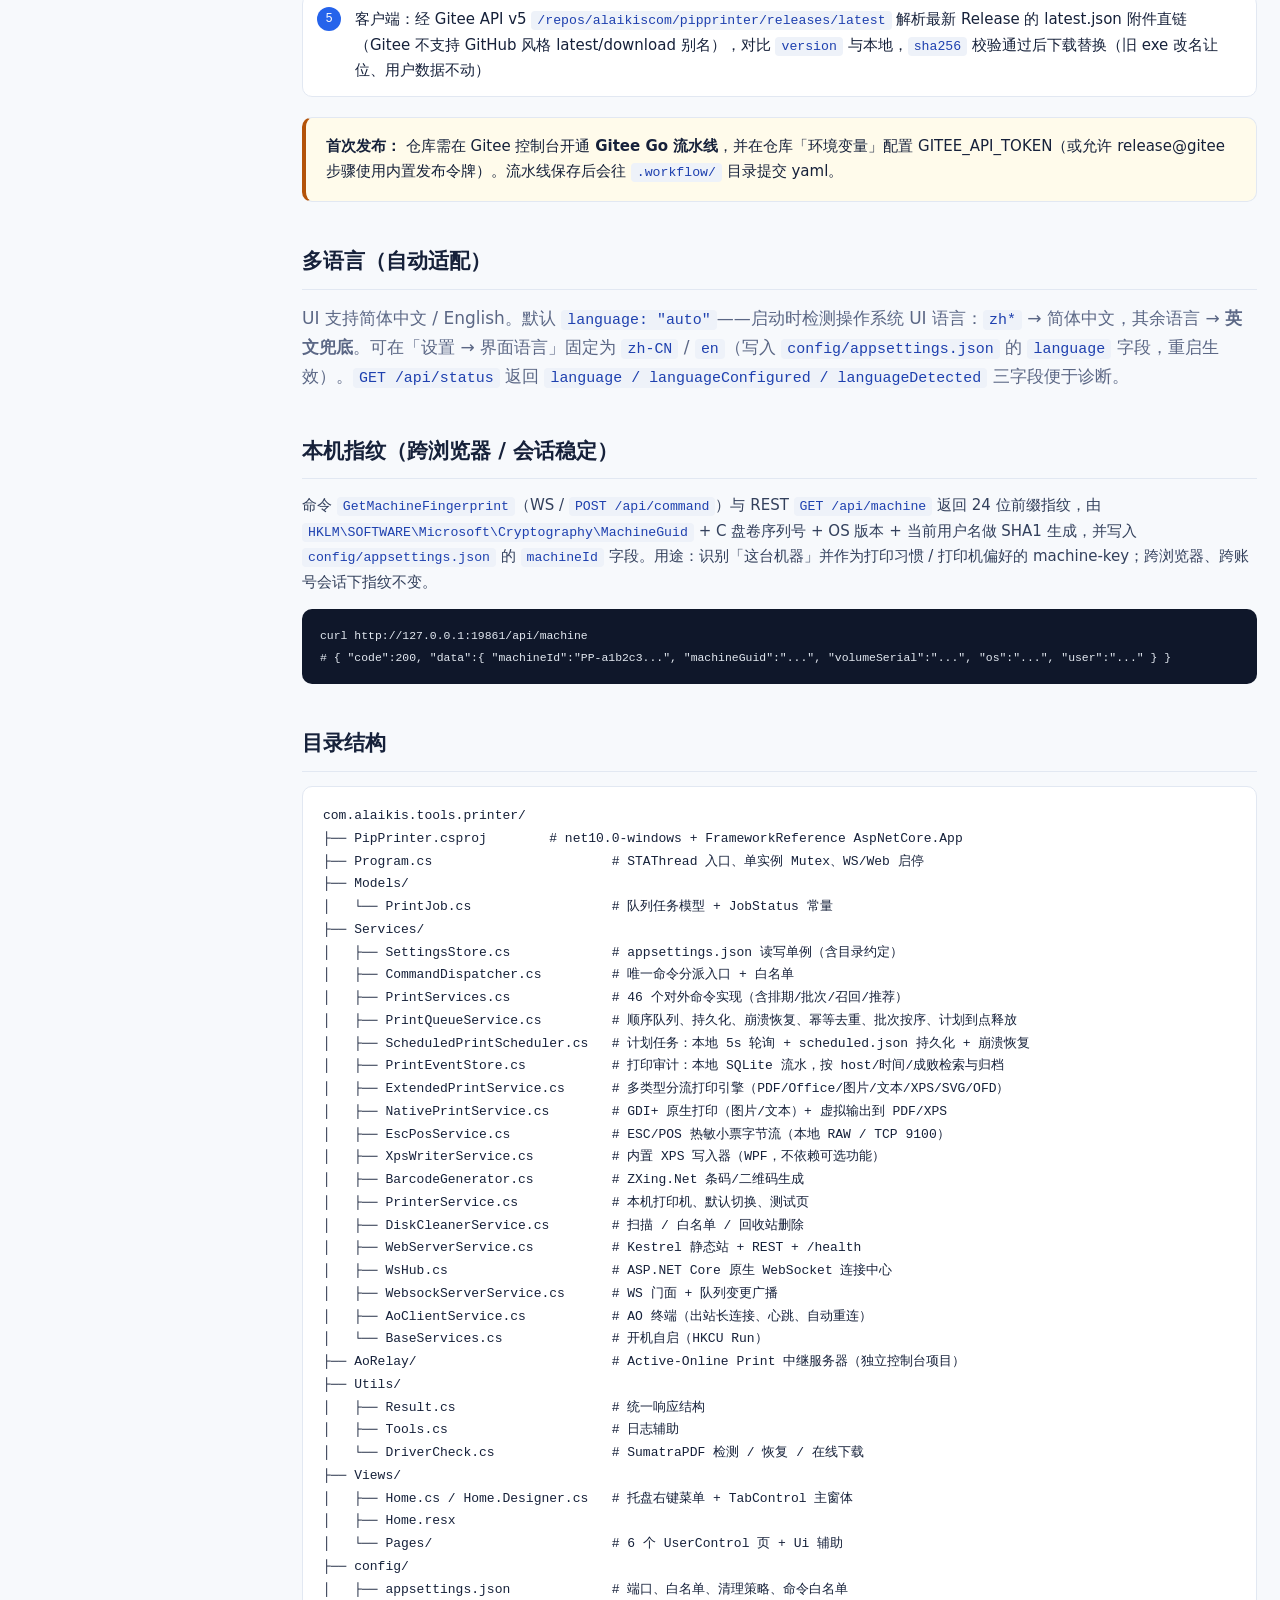
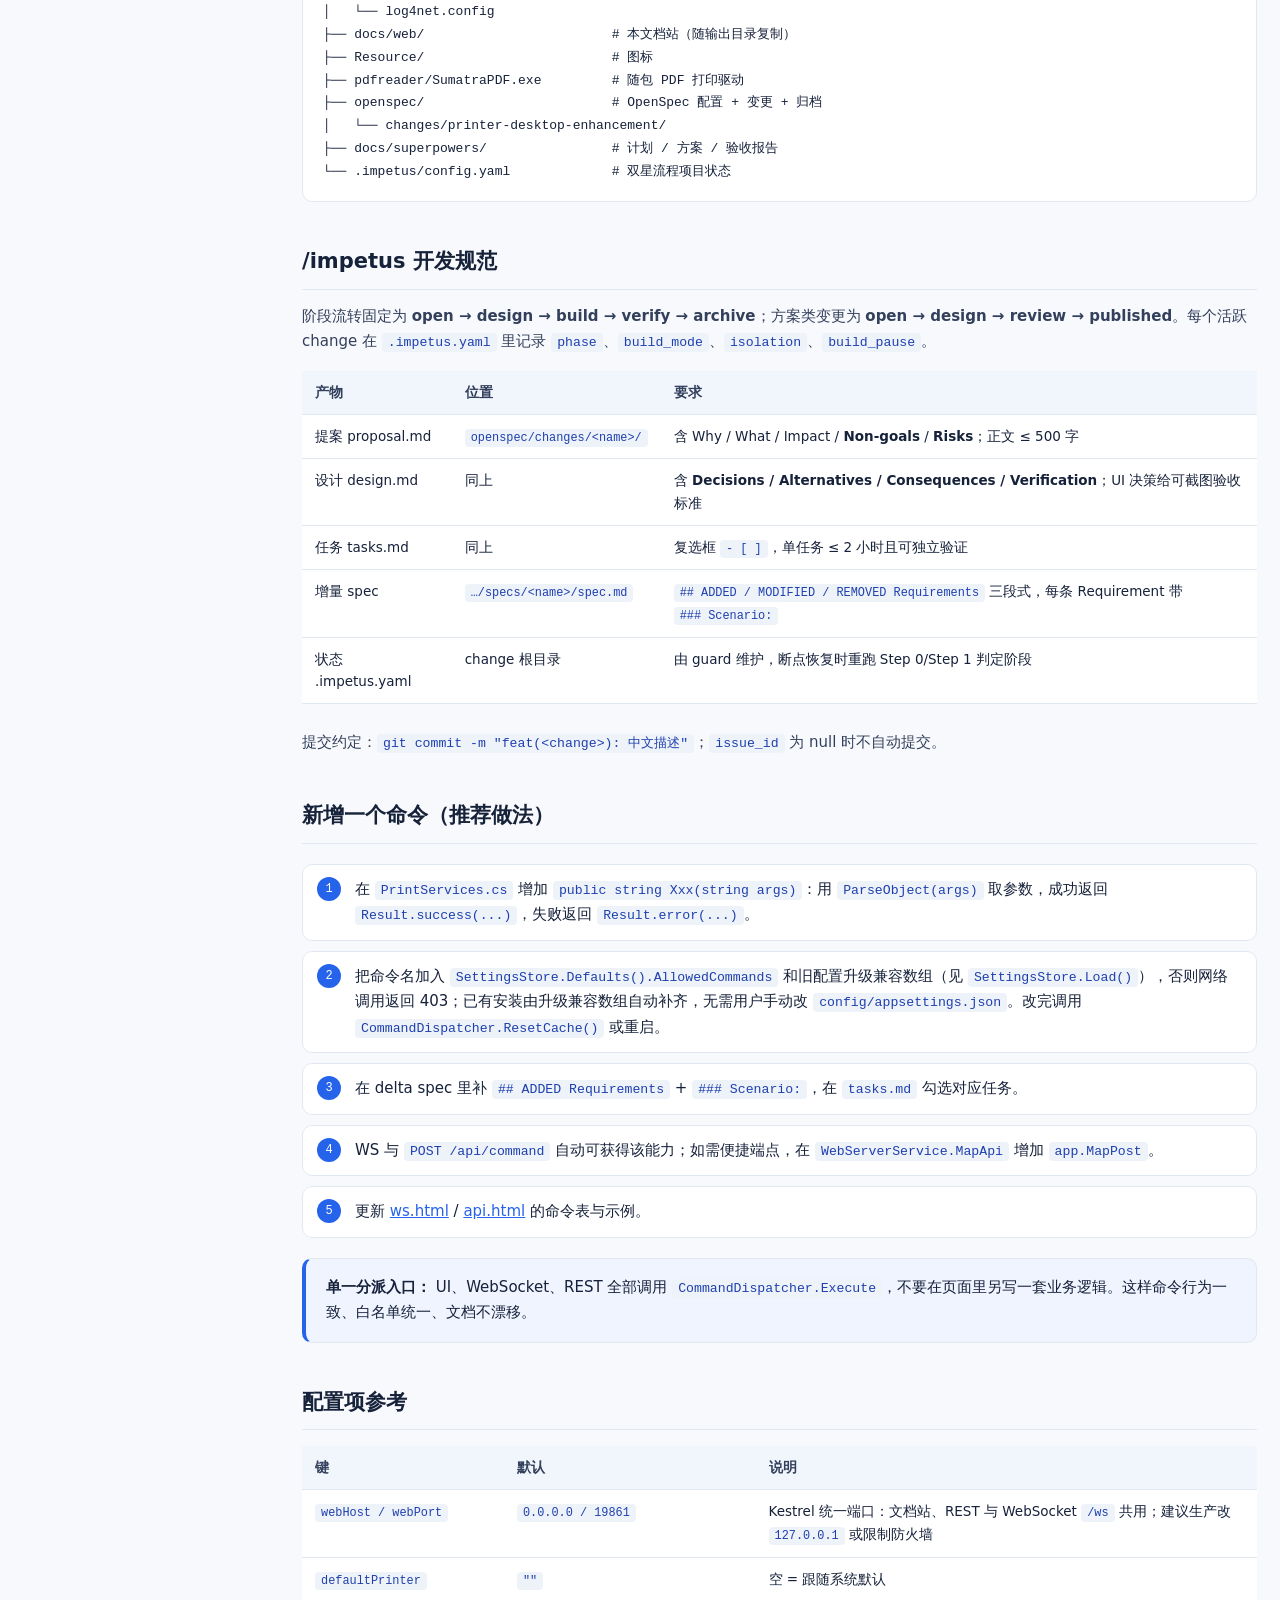
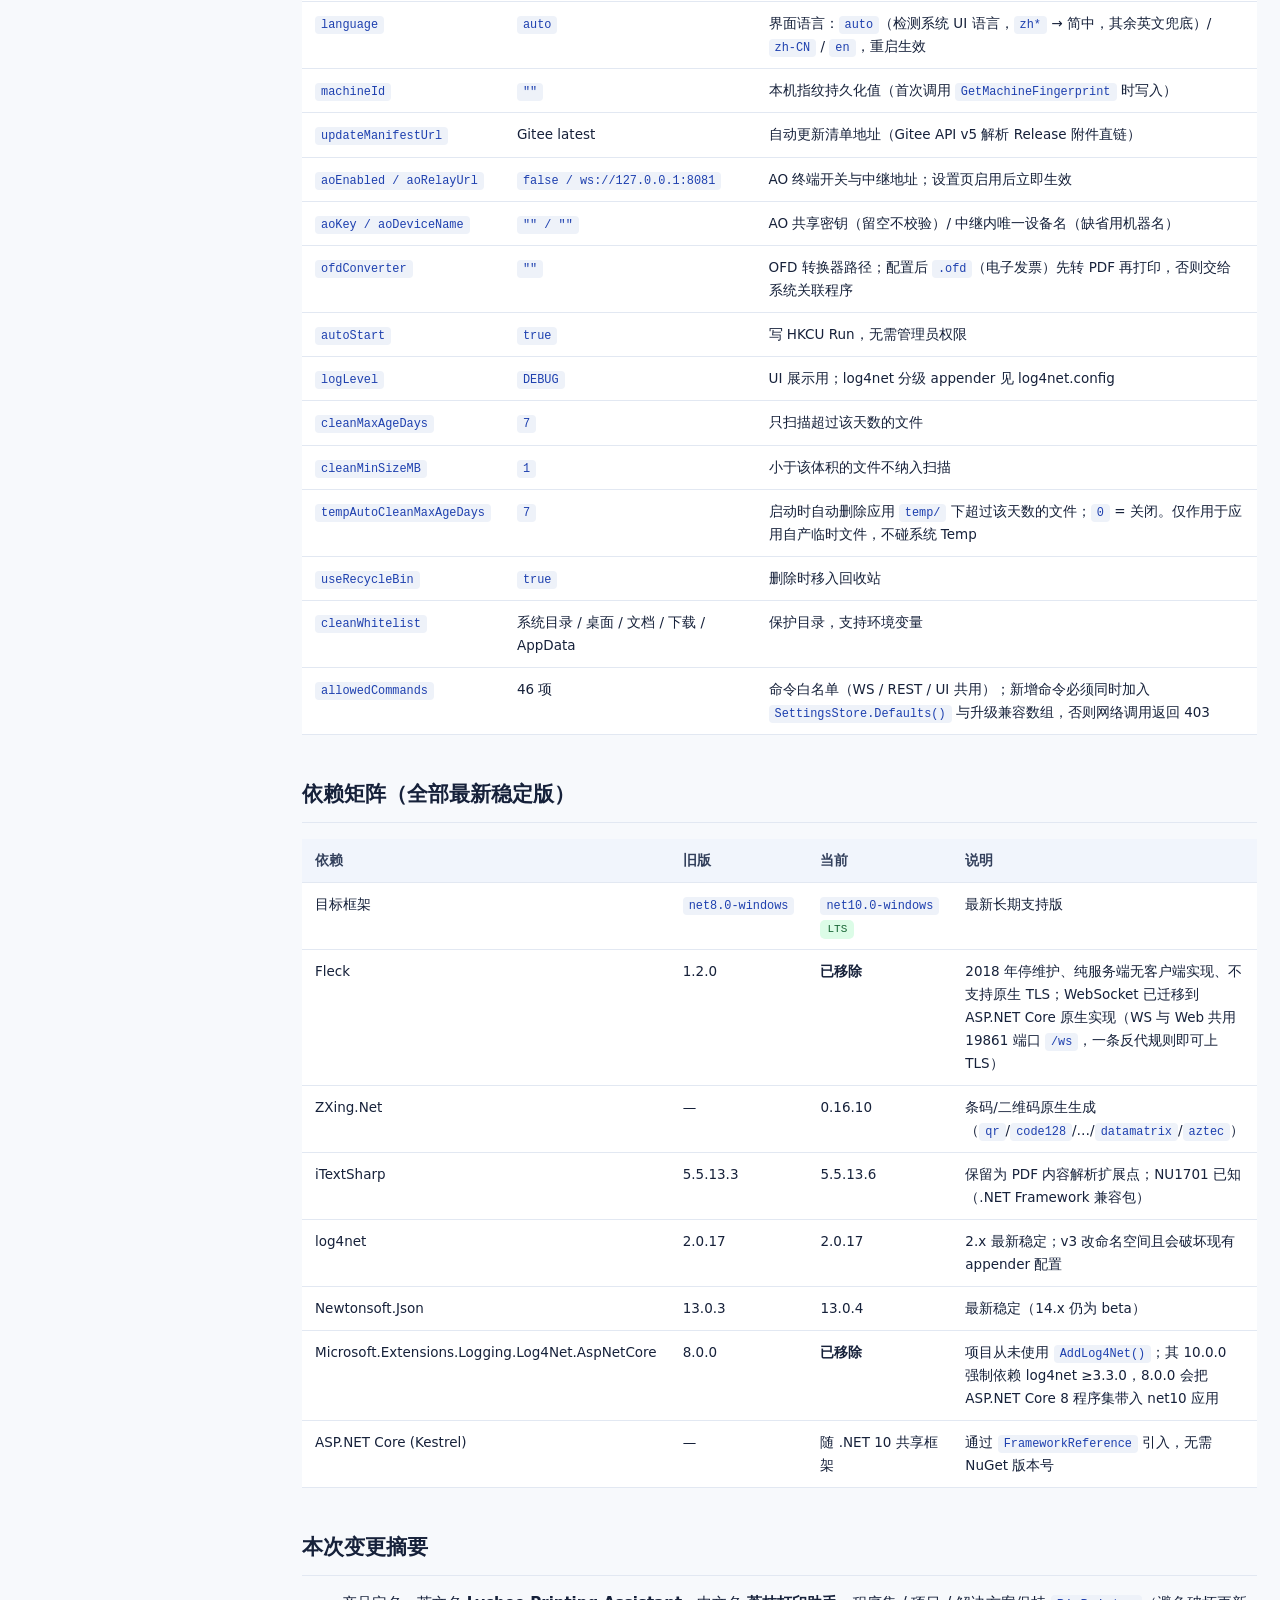
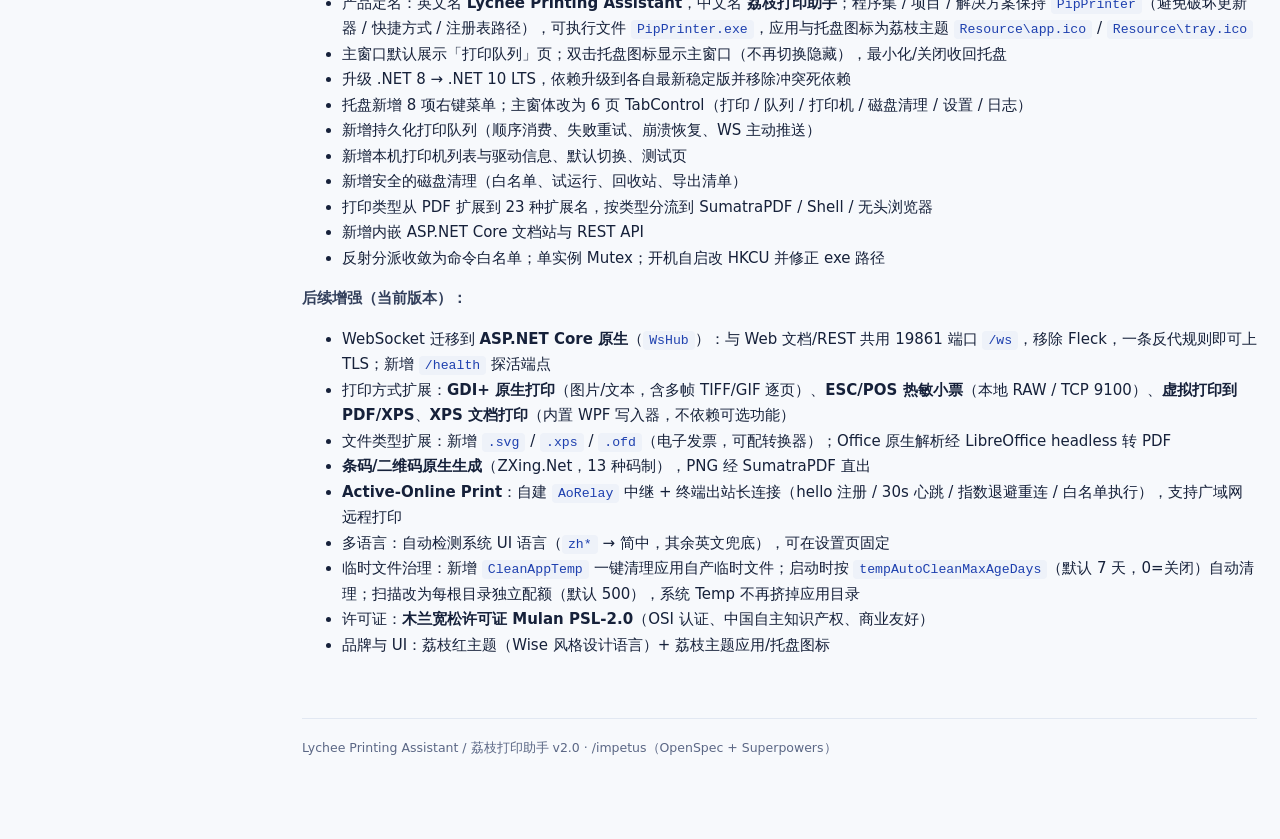
<file: out/win-x64/docs/web/dev.html>
<!doctype html>
<html lang="zh-CN">
<head>
<meta charset="utf-8">
<meta name="viewport" content="width=device-width,initial-scale=1">
<title>构建与开发规范 · 荔枝打印助手</title>
<link rel="stylesheet" href="styles.css">
</head>
<body>
<div class="layout">
<aside class="sidebar">
  <div class="brand">Lychee Printing Assistant<small>荔枝打印助手 · 开发与使用文档 v2.0</small></div>
  <nav class="nav">
    <div class="group">开始</div>
    <a href="index.html">总览与快速开始</a>
    <a href="ws.html">WebSocket 协议</a>
    <a href="api.html">REST API</a>
    <div class="group">开发</div>
    <a href="template.html">模板 + 数据打印</a>
    <a class="active" href="dev.html">构建与开发规范</a>
    <a href="/api/status">运行状态 (JSON)</a>
    <a href="/api/commands">命令清单 (JSON)</a>
  </nav>
  <div class="sidefoot">.NET 10.0.300 SDK · WinForms</div>
</aside>

<main class="main">
  <h1>构建与开发规范</h1>
  <p class="lead">本项目使用 <code>/impetus</code>（OpenSpec + Superpowers 双星流程）管理变更：OpenSpec 负责 WHAT（提案 / spec 生命周期 / 归档），Superpowers 负责 HOW（设计 / 计划 / 执行 / 验收）。</p>

  <h2>环境要求</h2>
  <table>
    <thead><tr><th>项</th><th>要求</th></tr></thead>
    <tbody>
      <tr><td>操作系统</td><td>Windows 10 / 11（WinForms + WinSpool + 注册表）</td></tr>
      <tr><td>SDK</td><td>.NET 10 SDK（最新 LTS），需包含 <code>Microsoft.WindowsDesktop.App</code> 与 <code>Microsoft.AspNetCore.App</code> 共享框架</td></tr>
      <tr><td>目标框架</td><td><code>net10.0-windows</code></td></tr>
      <tr><td>外部依赖</td><td>SumatraPDF（随包附带，可自动恢复）；Office/WPS 或图片查看器（非 PDF 类型打印时由系统关联程序接管）</td></tr>
    </tbody>
  </table>

  <h2>构建与运行</h2>
  <pre><code>git clone https://codeup.aliyun.com/alaikis/software/com.alaikis.tools.printer.git
cd com.alaikis.tools.printer

dotnet restore
dotnet build -c Release          # 期望 0 warning / 0 error
dotnet run                       # 启动后驻留系统托盘，主窗口保持隐藏
dotnet run -- --show             # 首次运行/验收时直接显示主窗口（默认「打印队列」页）

# 发布单文件（可选，本地正式包）
dotnet publish -c Release -r win-x64 --self-contained true \
  -p:PublishSingleFile=true -p:IncludeNativeLibrariesForSelfExtract=true \
  -p:Version=1.00.002 -p:AssemblyVersion=1.0.2.0 -p:EnableWindowsTargeting=true \
  -o ./release/publish

# 生成安装向导（NSIS，需本地安装 NSIS 或在 Linux 上 apt install nsis）
makensis -DVERSION=1.00.002 -DPUBLISH_DIR=..\\release\\publish installer/PipPrinter.nsi</code></pre>
  <div class="note">启动后请访问 <code>http://127.0.0.1:19861/api/status</code> 确认 Web 服务就绪；若端口被占用，改 <code>config/appsettings.json</code> 的 <code>webPort</code> 后重启。</div>

  <h2>Gitee 发布流水线（.workflow/pipeline.yml）</h2>
  <p class="lead">Gitee Go 在 <code>master</code> 推送 <code>v*</code> tag 时自动触发，构建 win-x64 自包含单文件包并创建 Gitee Release，同时上传 <code>latest.json</code> 供客户端自动更新。</p>
  <ol class="steps">
    <li>本地：实现完毕 → <code>git commit -m "feat: ..."</code> → <code>git tag -a vX.Y.Z -m "PipPrinter vX.Y.Z"</code> → <code>git push gitee master && git push gitee vX.Y.Z</code></li>
    <li>Gitee Go 监听 <code>push.tags.prefix=v</code>，触发 <code>.workflow/pipeline.yml</code></li>
    <li>Stage 1 <code>build@dotnet</code>：dotnet 10.0，<code>dotnet publish -r win-x64 --self-contained true -p:PublishSingleFile=true -p:EnableWindowsTargeting=true</code>；产出两个制品：<strong>绿色版</strong> <code>PipPrinter-win-x64-v${VERSION}.zip</code> 与 <strong>安装版</strong> <code>PipPrinter-Setup-v${VERSION}.exe</code>（NSIS 双语向导，每用户安装免管理员），并生成 <code>latest.json</code>（含 sha256 + size + url + setupUrl）</li>
    <li>Stage 2 <code>release@gitee</code>：创建 Gitee Release <code>vX.Y.Z</code>，上传 zip + latest.json</li>
    <li>客户端：经 Gitee API v5 <code>/repos/alaikiscom/pipprinter/releases/latest</code> 解析最新 Release 的 latest.json 附件直链（Gitee 不支持 GitHub 风格 latest/download 别名），对比 <code>version</code> 与本地，<code>sha256</code> 校验通过后下载替换（旧 exe 改名让位、用户数据不动）</li>
  </ol>
  <div class="warn"><strong>首次发布：</strong> 仓库需在 Gitee 控制台开通 <strong>Gitee Go 流水线</strong>，并在仓库「环境变量」配置 GITEE_API_TOKEN（或允许 release@gitee 步骤使用内置发布令牌）。流水线保存后会往 <code>.workflow/</code> 目录提交 yaml。</div>

  <h2>多语言（自动适配）</h2>
  <p class="lead">UI 支持简体中文 / English。默认 <code>language: "auto"</code>——启动时检测操作系统 UI 语言：<code>zh*</code> → 简体中文，其余语言 → <strong>英文兜底</strong>。可在「设置 → 界面语言」固定为 <code>zh-CN</code> / <code>en</code>（写入 <code>config/appsettings.json</code> 的 <code>language</code> 字段，重启生效）。<code>GET /api/status</code> 返回 <code>language / languageConfigured / languageDetected</code> 三字段便于诊断。</p>

  <h2>本机指纹（跨浏览器 / 会话稳定）</h2>
  <p>命令 <code>GetMachineFingerprint</code>（WS / <code>POST /api/command</code>）与 REST <code>GET /api/machine</code> 返回 24 位前缀指纹，由 <code>HKLM\SOFTWARE\Microsoft\Cryptography\MachineGuid</code> + C 盘卷序列号 + OS 版本 + 当前用户名做 SHA1 生成，并写入 <code>config/appsettings.json</code> 的 <code>machineId</code> 字段。用途：识别「这台机器」并作为打印习惯 / 打印机偏好的 machine-key；跨浏览器、跨账号会话下指纹不变。</p>
  <pre><code>curl http://127.0.0.1:19861/api/machine
# { "code":200, "data":{ "machineId":"PP-a1b2c3...", "machineGuid":"...", "volumeSerial":"...", "os":"...", "user":"..." } }</code></pre>

  <h2>目录结构</h2>
  <div class="tree">com.alaikis.tools.printer/
├── PipPrinter.csproj        # net10.0-windows + FrameworkReference AspNetCore.App
├── Program.cs                       # STAThread 入口、单实例 Mutex、WS/Web 启停
├── Models/
│   └── PrintJob.cs                  # 队列任务模型 + JobStatus 常量
├── Services/
│   ├── SettingsStore.cs             # appsettings.json 读写单例（含目录约定）
│   ├── CommandDispatcher.cs         # 唯一命令分派入口 + 白名单
│   ├── PrintServices.cs             # 46 个对外命令实现（含排期/批次/召回/推荐）
│   ├── PrintQueueService.cs         # 顺序队列、持久化、崩溃恢复、幂等去重、批次按序、计划到点释放
│   ├── ScheduledPrintScheduler.cs   # 计划任务：本地 5s 轮询 + scheduled.json 持久化 + 崩溃恢复
│   ├── PrintEventStore.cs           # 打印审计：本地 SQLite 流水，按 host/时间/成败检索与归档
│   ├── ExtendedPrintService.cs      # 多类型分流打印引擎（PDF/Office/图片/文本/XPS/SVG/OFD）
│   ├── NativePrintService.cs        # GDI+ 原生打印（图片/文本）+ 虚拟输出到 PDF/XPS
│   ├── EscPosService.cs             # ESC/POS 热敏小票字节流（本地 RAW / TCP 9100）
│   ├── XpsWriterService.cs          # 内置 XPS 写入器（WPF，不依赖可选功能）
│   ├── BarcodeGenerator.cs          # ZXing.Net 条码/二维码生成
│   ├── PrinterService.cs            # 本机打印机、默认切换、测试页
│   ├── DiskCleanerService.cs        # 扫描 / 白名单 / 回收站删除
│   ├── WebServerService.cs          # Kestrel 静态站 + REST + /health
│   ├── WsHub.cs                     # ASP.NET Core 原生 WebSocket 连接中心
│   ├── WebsockServerService.cs      # WS 门面 + 队列变更广播
│   ├── AoClientService.cs           # AO 终端（出站长连接、心跳、自动重连）
│   └── BaseServices.cs              # 开机自启（HKCU Run）
├── AoRelay/                         # Active-Online Print 中继服务器（独立控制台项目）
├── Utils/
│   ├── Result.cs                    # 统一响应结构
│   ├── Tools.cs                     # 日志辅助
│   └── DriverCheck.cs               # SumatraPDF 检测 / 恢复 / 在线下载
├── Views/
│   ├── Home.cs / Home.Designer.cs   # 托盘右键菜单 + TabControl 主窗体
│   ├── Home.resx
│   └── Pages/                       # 6 个 UserControl 页 + Ui 辅助
├── config/
│   ├── appsettings.json             # 端口、白名单、清理策略、命令白名单
│   └── log4net.config
├── docs/web/                        # 本文档站（随输出目录复制）
├── Resource/                        # 图标
├── pdfreader/SumatraPDF.exe         # 随包 PDF 打印驱动
├── openspec/                        # OpenSpec 配置 + 变更 + 归档
│   └── changes/printer-desktop-enhancement/
├── docs/superpowers/                # 计划 / 方案 / 验收报告
└── .impetus/config.yaml             # 双星流程项目状态</div>

  <h2>/impetus 开发规范</h2>
  <p>阶段流转固定为 <strong>open → design → build → verify → archive</strong>；方案类变更为 <strong>open → design → review → published</strong>。每个活跃 change 在 <code>.impetus.yaml</code> 里记录 <code>phase</code>、<code>build_mode</code>、<code>isolation</code>、<code>build_pause</code>。</p>
  <table>
    <thead><tr><th>产物</th><th>位置</th><th>要求</th></tr></thead>
    <tbody>
      <tr><td>提案 proposal.md</td><td><code>openspec/changes/&lt;name&gt;/</code></td><td>含 Why / What / Impact / <strong>Non-goals</strong> / <strong>Risks</strong>；正文 ≤ 500 字</td></tr>
      <tr><td>设计 design.md</td><td>同上</td><td>含 <strong>Decisions / Alternatives / Consequences / Verification</strong>；UI 决策给可截图验收标准</td></tr>
      <tr><td>任务 tasks.md</td><td>同上</td><td>复选框 <code>- [ ]</code>，单任务 ≤ 2 小时且可独立验证</td></tr>
      <tr><td>增量 spec</td><td><code>…/specs/&lt;name&gt;/spec.md</code></td><td><code>## ADDED / MODIFIED / REMOVED Requirements</code> 三段式，每条 Requirement 带 <code>### Scenario:</code></td></tr>
      <tr><td>状态 .impetus.yaml</td><td>change 根目录</td><td>由 guard 维护，断点恢复时重跑 Step 0/Step 1 判定阶段</td></tr>
    </tbody>
  </table>
  <p>提交约定：<code>git commit -m "feat(&lt;change&gt;): 中文描述"</code>；<code>issue_id</code> 为 null 时不自动提交。</p>

  <h2>新增一个命令（推荐做法）</h2>
  <ol class="steps">
    <li>在 <code>PrintServices.cs</code> 增加 <code>public string Xxx(string args)</code>：用 <code>ParseObject(args)</code> 取参数，成功返回 <code>Result.success(...)</code>，失败返回 <code>Result.error(...)</code>。</li>
    <li>把命令名加入 <code>SettingsStore.Defaults().AllowedCommands</code> 和旧配置升级兼容数组（见 <code>SettingsStore.Load()</code>），否则网络调用返回 403；已有安装由升级兼容数组自动补齐，无需用户手动改 <code>config/appsettings.json</code>。改完调用 <code>CommandDispatcher.ResetCache()</code> 或重启。</li>
    <li>在 delta spec 里补 <code>## ADDED Requirements</code> + <code>### Scenario:</code>，在 <code>tasks.md</code> 勾选对应任务。</li>
    <li>WS 与 <code>POST /api/command</code> 自动可获得该能力；如需便捷端点，在 <code>WebServerService.MapApi</code> 增加 <code>app.MapPost</code>。</li>
    <li>更新 <a href="ws.html">ws.html</a> / <a href="api.html">api.html</a> 的命令表与示例。</li>
  </ol>
  <div class="note"><strong>单一分派入口：</strong> UI、WebSocket、REST 全部调用 <code>CommandDispatcher.Execute</code>，不要在页面里另写一套业务逻辑。这样命令行为一致、白名单统一、文档不漂移。</div>

  <h2>配置项参考</h2>
  <table>
    <thead><tr><th>键</th><th>默认</th><th>说明</th></tr></thead>
    <tbody>
      <tr><td><code>webHost / webPort</code></td><td><code>0.0.0.0 / 19861</code></td><td>Kestrel 统一端口：文档站、REST 与 WebSocket <code>/ws</code> 共用；建议生产改 <code>127.0.0.1</code> 或限制防火墙</td></tr>
      <tr><td><code>defaultPrinter</code></td><td><code>""</code></td><td>空 = 跟随系统默认</td></tr>
      <tr><td><code>language</code></td><td><code>auto</code></td><td>界面语言：<code>auto</code>（检测系统 UI 语言，<code>zh*</code> → 简中，其余英文兜底）/ <code>zh-CN</code> / <code>en</code>，重启生效</td></tr>
      <tr><td><code>machineId</code></td><td><code>""</code></td><td>本机指纹持久化值（首次调用 <code>GetMachineFingerprint</code> 时写入）</td></tr>
      <tr><td><code>updateManifestUrl</code></td><td>Gitee latest</td><td>自动更新清单地址（Gitee API v5 解析 Release 附件直链）</td></tr>
      <tr><td><code>aoEnabled / aoRelayUrl</code></td><td><code>false / ws://127.0.0.1:8081</code></td><td>AO 终端开关与中继地址；设置页启用后立即生效</td></tr>
      <tr><td><code>aoKey / aoDeviceName</code></td><td><code>"" / ""</code></td><td>AO 共享密钥（留空不校验）/ 中继内唯一设备名（缺省用机器名）</td></tr>
      <tr><td><code>ofdConverter</code></td><td><code>""</code></td><td>OFD 转换器路径；配置后 <code>.ofd</code>（电子发票）先转 PDF 再打印，否则交给系统关联程序</td></tr>
      <tr><td><code>autoStart</code></td><td><code>true</code></td><td>写 HKCU Run，无需管理员权限</td></tr>
      <tr><td><code>logLevel</code></td><td><code>DEBUG</code></td><td>UI 展示用；log4net 分级 appender 见 log4net.config</td></tr>
      <tr><td><code>cleanMaxAgeDays</code></td><td><code>7</code></td><td>只扫描超过该天数的文件</td></tr>
      <tr><td><code>cleanMinSizeMB</code></td><td><code>1</code></td><td>小于该体积的文件不纳入扫描</td></tr>
      <tr><td><code>tempAutoCleanMaxAgeDays</code></td><td><code>7</code></td><td>启动时自动删除应用 <code>temp/</code> 下超过该天数的文件；<code>0</code> = 关闭。仅作用于应用自产临时文件，不碰系统 Temp</td></tr>
      <tr><td><code>useRecycleBin</code></td><td><code>true</code></td><td>删除时移入回收站</td></tr>
      <tr><td><code>cleanWhitelist</code></td><td>系统目录 / 桌面 / 文档 / 下载 / AppData</td><td>保护目录，支持环境变量</td></tr>
      <tr><td><code>allowedCommands</code></td><td>46 项</td><td>命令白名单（WS / REST / UI 共用）；新增命令必须同时加入 <code>SettingsStore.Defaults()</code> 与升级兼容数组，否则网络调用返回 403</td></tr>
    </tbody>
  </table>

  <h2>依赖矩阵（全部最新稳定版）</h2>
  <table>
    <thead><tr><th>依赖</th><th>旧版</th><th>当前</th><th>说明</th></tr></thead>
    <tbody>
      <tr><td>目标框架</td><td><code>net8.0-windows</code></td><td><code>net10.0-windows</code> <span class="badge ok">LTS</span></td><td>最新长期支持版</td></tr>
      <tr><td>Fleck</td><td>1.2.0</td><td><strong>已移除</strong></td><td>2018 年停维护、纯服务端无客户端实现、不支持原生 TLS；WebSocket 已迁移到 ASP.NET Core 原生实现（WS 与 Web 共用 19861 端口 <code>/ws</code>，一条反代规则即可上 TLS）</td></tr>
      <tr><td>ZXing.Net</td><td>—</td><td>0.16.10</td><td>条码/二维码原生生成（<code>qr</code>/<code>code128</code>/…/<code>datamatrix</code>/<code>aztec</code>）</td></tr>
      <tr><td>iTextSharp</td><td>5.5.13.3</td><td>5.5.13.6</td><td>保留为 PDF 内容解析扩展点；NU1701 已知（.NET Framework 兼容包）</td></tr>
      <tr><td>log4net</td><td>2.0.17</td><td>2.0.17</td><td>2.x 最新稳定；v3 改命名空间且会破坏现有 appender 配置</td></tr>
      <tr><td>Newtonsoft.Json</td><td>13.0.3</td><td>13.0.4</td><td>最新稳定（14.x 仍为 beta）</td></tr>
      <tr><td>Microsoft.Extensions.Logging.Log4Net.AspNetCore</td><td>8.0.0</td><td><strong>已移除</strong></td><td>项目从未使用 <code>AddLog4Net()</code>；其 10.0.0 强制依赖 log4net ≥3.3.0，8.0.0 会把 ASP.NET Core 8 程序集带入 net10 应用</td></tr>
      <tr><td>ASP.NET Core (Kestrel)</td><td>—</td><td>随 .NET 10 共享框架</td><td>通过 <code>FrameworkReference</code> 引入，无需 NuGet 版本号</td></tr>
    </tbody>
  </table>

  <h2>本次变更摘要</h2>
  <ul>
    <li>产品定名：英文名 <strong>Lychee Printing Assistant</strong>，中文名 <strong>荔枝打印助手</strong>；程序集 / 项目 / 解决方案保持 <code>PipPrinter</code>（避免破坏更新器 / 快捷方式 / 注册表路径），可执行文件 <code>PipPrinter.exe</code>，应用与托盘图标为荔枝主题 <code>Resource\app.ico</code> / <code>Resource\tray.ico</code></li>
    <li>主窗口默认展示「打印队列」页；双击托盘图标显示主窗口（不再切换隐藏），最小化/关闭收回托盘</li>
    <li>升级 .NET 8 → .NET 10 LTS，依赖升级到各自最新稳定版并移除冲突死依赖</li>
    <li>托盘新增 8 项右键菜单；主窗体改为 6 页 TabControl（打印 / 队列 / 打印机 / 磁盘清理 / 设置 / 日志）</li>
    <li>新增持久化打印队列（顺序消费、失败重试、崩溃恢复、WS 主动推送）</li>
    <li>新增本机打印机列表与驱动信息、默认切换、测试页</li>
    <li>新增安全的磁盘清理（白名单、试运行、回收站、导出清单）</li>
    <li>打印类型从 PDF 扩展到 23 种扩展名，按类型分流到 SumatraPDF / Shell / 无头浏览器</li>
    <li>新增内嵌 ASP.NET Core 文档站与 REST API</li>
    <li>反射分派收敛为命令白名单；单实例 Mutex；开机自启改 HKCU 并修正 exe 路径</li>
  </ul>
  <p><strong>后续增强（当前版本）：</strong></p>
  <ul>
    <li>WebSocket 迁移到 <strong>ASP.NET Core 原生</strong>（<code>WsHub</code>）：与 Web 文档/REST 共用 19861 端口 <code>/ws</code>，移除 Fleck，一条反代规则即可上 TLS；新增 <code>/health</code> 探活端点</li>
    <li>打印方式扩展：<strong>GDI+ 原生打印</strong>（图片/文本，含多帧 TIFF/GIF 逐页）、<strong>ESC/POS 热敏小票</strong>（本地 RAW / TCP 9100）、<strong>虚拟打印到 PDF/XPS</strong>、<strong>XPS 文档打印</strong>（内置 WPF 写入器，不依赖可选功能）</li>
    <li>文件类型扩展：新增 <code>.svg</code> / <code>.xps</code> / <code>.ofd</code>（电子发票，可配转换器）；Office 原生解析经 LibreOffice headless 转 PDF</li>
    <li><strong>条码/二维码原生生成</strong>（ZXing.Net，13 种码制），PNG 经 SumatraPDF 直出</li>
    <li><strong>Active-Online Print</strong>：自建 <code>AoRelay</code> 中继 + 终端出站长连接（hello 注册 / 30s 心跳 / 指数退避重连 / 白名单执行），支持广域网远程打印</li>
    <li>多语言：自动检测系统 UI 语言（<code>zh*</code> → 简中，其余英文兜底），可在设置页固定</li>
    <li>临时文件治理：新增 <code>CleanAppTemp</code> 一键清理应用自产临时文件；启动时按 <code>tempAutoCleanMaxAgeDays</code>（默认 7 天，0=关闭）自动清理；扫描改为每根目录独立配额（默认 500），系统 Temp 不再挤掉应用目录</li>
    <li>许可证：<strong>木兰宽松许可证 Mulan PSL-2.0</strong>（OSI 认证、中国自主知识产权、商业友好）</li>
    <li>品牌与 UI：荔枝红主题（Wise 风格设计语言）+ 荔枝主题应用/托盘图标</li>
  </ul>

  <div class="footer">Lychee Printing Assistant / 荔枝打印助手 v2.0 · /impetus（OpenSpec + Superpowers）</div>
</main>
</div>
</body>
</html>
</file>
<file: docs/web/styles.css>
:root {
  --bg: #f7f9fc;
  --surface: #ffffff;
  --ink: #16213a;
  --muted: #5b6785;
  --line: #e2e8f2;
  --accent: #2563eb;
  --accent-soft: #eff4ff;
  --code-bg: #0f172a;
  --code-ink: #e2e8f0;
  --ok: #166534;
  --warn: #b45309;
  --radius: 10px;
  --mono: "Cascadia Code", "JetBrains Mono", Consolas, "Courier New", monospace;
  --sans: "Microsoft YaHei", "Segoe UI", system-ui, -apple-system, sans-serif;
}

* { box-sizing: border-box; }
html { scroll-behavior: smooth; }
body {
  margin: 0; background: var(--bg); color: var(--ink);
  font: 15px/1.7 var(--sans);
}

.layout { display: flex; min-height: 100vh; }
.sidebar {
  width: 246px; flex: 0 0 246px; background: var(--surface);
  border-right: 1px solid var(--line); padding: 26px 18px;
  position: sticky; top: 0; height: 100vh; overflow-y: auto;
}
.brand { font-size: 17px; font-weight: 700; letter-spacing: -.3px; }
.brand small { display: block; font-size: 11px; font-weight: 500; color: var(--muted); letter-spacing: .6px; margin-top: 3px; }
.nav { margin-top: 26px; display: flex; flex-direction: column; gap: 3px; }
.nav a {
  display: block; padding: 9px 12px; border-radius: 8px;
  color: var(--muted); text-decoration: none; font-size: 14px;
}
.nav a:hover { background: var(--accent-soft); color: var(--accent); }
.nav a.active { background: var(--accent-soft); color: var(--accent); font-weight: 600; }
.nav .group { font-size: 11px; text-transform: uppercase; letter-spacing: 1px; color: #9aa6bd; margin: 20px 0 6px 12px; }
.sidefoot { margin-top: 32px; padding-top: 16px; border-top: 1px solid var(--line); font-size: 12px; color: var(--muted); }

.main { flex: 1; padding: 44px 56px 80px; max-width: 1080px; }
h1 { font-size: 32px; line-height: 1.25; margin: 0 0 10px; letter-spacing: -.6px; }
h2 { font-size: 21px; margin: 42px 0 14px; padding-bottom: 9px; border-bottom: 1px solid var(--line); }
h3 { font-size: 16px; margin: 26px 0 8px; }
p { margin: 10px 0; color: #33405c; }
.lead { font-size: 17px; color: var(--muted); margin-bottom: 28px; }
code { font-family: var(--mono); font-size: .88em; background: #eef2f9; padding: 2px 6px; border-radius: 4px; color: #1e40af; }
pre {
  background: var(--code-bg); color: var(--code-ink); padding: 16px 18px;
  border-radius: var(--radius); overflow-x: auto; font: 13px/1.65 var(--mono); margin: 14px 0 20px;
}
pre code { background: none; padding: 0; color: inherit; }
a { color: var(--accent); }

.card, .note, .warn {
  background: var(--surface); border: 1px solid var(--line);
  border-radius: var(--radius); padding: 16px 20px; margin: 16px 0;
}
.note { border-left: 4px solid var(--accent); background: var(--accent-soft); }
.warn { border-left: 4px solid var(--warn); background: #fffbeb; }
.grid { display: grid; grid-template-columns: repeat(auto-fit, minmax(250px, 1fr)); gap: 14px; margin: 20px 0; }
.grid .card { margin: 0; }
.grid .card h3 { margin: 0 0 6px; font-size: 15px; }
.grid .card p { margin: 0; font-size: 13.5px; color: var(--muted); }

table { width: 100%; border-collapse: collapse; margin: 16px 0 26px; background: var(--surface); font-size: 13.5px; }
th, td { text-align: left; padding: 10px 13px; border-bottom: 1px solid var(--line); vertical-align: top; }
th { background: #f1f5fc; font-weight: 600; color: #33405c; }
tr:hover td { background: #fafcff; }
td code { white-space: nowrap; }

.badge {
  display: inline-block; font: 11px/1.4 var(--mono); padding: 2px 7px;
  border-radius: 5px; background: var(--accent-soft); color: var(--accent);
}
.badge.ok { background: #dcfce7; color: var(--ok); }
.badge.warn { background: #fef3c7; color: var(--warn); }
.pill { display: inline-block; background: var(--surface); border: 1px solid var(--line); border-radius: 999px; padding: 4px 12px; margin: 0 6px 6px 0; font: 12px var(--mono); }

.steps { counter-reset: step; list-style: none; padding: 0; margin: 20px 0; }
.steps li { position: relative; padding: 12px 16px 12px 52px; background: var(--surface); border: 1px solid var(--line); border-radius: var(--radius); margin-bottom: 10px; }
.steps li::before {
  counter-increment: step; content: counter(step); position: absolute; left: 14px; top: 12px;
  width: 24px; height: 24px; border-radius: 50%; background: var(--accent); color: #fff;
  font: 12px/24px var(--mono); text-align: center;
}
.tree { background: var(--surface); border: 1px solid var(--line); border-radius: var(--radius); padding: 18px 20px; font: 13px/1.75 var(--mono); white-space: pre; overflow-x: auto; }
.footer { margin-top: 60px; padding-top: 18px; border-top: 1px solid var(--line); color: var(--muted); font-size: 12.5px; }

@media (max-width: 820px) {
  .layout { flex-direction: column; }
  .sidebar { width: 100%; height: auto; position: static; flex: none; border-right: none; border-bottom: 1px solid var(--line); }
  .nav { flex-direction: row; flex-wrap: wrap; margin-top: 14px; }
  .nav .group, .sidefoot { display: none; }
  .main { padding: 26px 20px 60px; }
}

@media (prefers-color-scheme: dark) {
  :root { --bg:#0d1424; --surface:#131d31; --ink:#e8eefb; --muted:#95a3bf; --line:#26344d;
          --accent:#7aa5ff; --accent-soft:#18263f; --code-bg:#080d18; --code-ink:#dbe6fb; }
  p { color: #c4cfe4; }
  th { background:#182338; color:#c4cfe4; }
  tr:hover td { background:#182338; }
  code { background:#1c2940; color:#a8c5ff; }
  .grid .card p { color: var(--muted); }
  .note { background: var(--accent-soft); }
  .warn { background:#33280f; }
  .tree, .steps li { background: var(--surface); }
}
</file>
<file: out/win-x64/docs/web/styles.css>
:root {
  --bg: #f7f9fc;
  --surface: #ffffff;
  --ink: #16213a;
  --muted: #5b6785;
  --line: #e2e8f2;
  --accent: #2563eb;
  --accent-soft: #eff4ff;
  --code-bg: #0f172a;
  --code-ink: #e2e8f0;
  --ok: #166534;
  --warn: #b45309;
  --radius: 10px;
  --mono: "Cascadia Code", "JetBrains Mono", Consolas, "Courier New", monospace;
  --sans: "Microsoft YaHei", "Segoe UI", system-ui, -apple-system, sans-serif;
}

* { box-sizing: border-box; }
html { scroll-behavior: smooth; }
body {
  margin: 0; background: var(--bg); color: var(--ink);
  font: 15px/1.7 var(--sans);
}

.layout { display: flex; min-height: 100vh; }
.sidebar {
  width: 246px; flex: 0 0 246px; background: var(--surface);
  border-right: 1px solid var(--line); padding: 26px 18px;
  position: sticky; top: 0; height: 100vh; overflow-y: auto;
}
.brand { font-size: 17px; font-weight: 700; letter-spacing: -.3px; }
.brand small { display: block; font-size: 11px; font-weight: 500; color: var(--muted); letter-spacing: .6px; margin-top: 3px; }
.nav { margin-top: 26px; display: flex; flex-direction: column; gap: 3px; }
.nav a {
  display: block; padding: 9px 12px; border-radius: 8px;
  color: var(--muted); text-decoration: none; font-size: 14px;
}
.nav a:hover { background: var(--accent-soft); color: var(--accent); }
.nav a.active { background: var(--accent-soft); color: var(--accent); font-weight: 600; }
.nav .group { font-size: 11px; text-transform: uppercase; letter-spacing: 1px; color: #9aa6bd; margin: 20px 0 6px 12px; }
.sidefoot { margin-top: 32px; padding-top: 16px; border-top: 1px solid var(--line); font-size: 12px; color: var(--muted); }

.main { flex: 1; padding: 44px 56px 80px; max-width: 1080px; }
h1 { font-size: 32px; line-height: 1.25; margin: 0 0 10px; letter-spacing: -.6px; }
h2 { font-size: 21px; margin: 42px 0 14px; padding-bottom: 9px; border-bottom: 1px solid var(--line); }
h3 { font-size: 16px; margin: 26px 0 8px; }
p { margin: 10px 0; color: #33405c; }
.lead { font-size: 17px; color: var(--muted); margin-bottom: 28px; }
code { font-family: var(--mono); font-size: .88em; background: #eef2f9; padding: 2px 6px; border-radius: 4px; color: #1e40af; }
pre {
  background: var(--code-bg); color: var(--code-ink); padding: 16px 18px;
  border-radius: var(--radius); overflow-x: auto; font: 13px/1.65 var(--mono); margin: 14px 0 20px;
}
pre code { background: none; padding: 0; color: inherit; }
a { color: var(--accent); }

.card, .note, .warn {
  background: var(--surface); border: 1px solid var(--line);
  border-radius: var(--radius); padding: 16px 20px; margin: 16px 0;
}
.note { border-left: 4px solid var(--accent); background: var(--accent-soft); }
.warn { border-left: 4px solid var(--warn); background: #fffbeb; }
.grid { display: grid; grid-template-columns: repeat(auto-fit, minmax(250px, 1fr)); gap: 14px; margin: 20px 0; }
.grid .card { margin: 0; }
.grid .card h3 { margin: 0 0 6px; font-size: 15px; }
.grid .card p { margin: 0; font-size: 13.5px; color: var(--muted); }

table { width: 100%; border-collapse: collapse; margin: 16px 0 26px; background: var(--surface); font-size: 13.5px; }
th, td { text-align: left; padding: 10px 13px; border-bottom: 1px solid var(--line); vertical-align: top; }
th { background: #f1f5fc; font-weight: 600; color: #33405c; }
tr:hover td { background: #fafcff; }
td code { white-space: nowrap; }

.badge {
  display: inline-block; font: 11px/1.4 var(--mono); padding: 2px 7px;
  border-radius: 5px; background: var(--accent-soft); color: var(--accent);
}
.badge.ok { background: #dcfce7; color: var(--ok); }
.badge.warn { background: #fef3c7; color: var(--warn); }
.pill { display: inline-block; background: var(--surface); border: 1px solid var(--line); border-radius: 999px; padding: 4px 12px; margin: 0 6px 6px 0; font: 12px var(--mono); }

.steps { counter-reset: step; list-style: none; padding: 0; margin: 20px 0; }
.steps li { position: relative; padding: 12px 16px 12px 52px; background: var(--surface); border: 1px solid var(--line); border-radius: var(--radius); margin-bottom: 10px; }
.steps li::before {
  counter-increment: step; content: counter(step); position: absolute; left: 14px; top: 12px;
  width: 24px; height: 24px; border-radius: 50%; background: var(--accent); color: #fff;
  font: 12px/24px var(--mono); text-align: center;
}
.tree { background: var(--surface); border: 1px solid var(--line); border-radius: var(--radius); padding: 18px 20px; font: 13px/1.75 var(--mono); white-space: pre; overflow-x: auto; }
.footer { margin-top: 60px; padding-top: 18px; border-top: 1px solid var(--line); color: var(--muted); font-size: 12.5px; }

@media (max-width: 820px) {
  .layout { flex-direction: column; }
  .sidebar { width: 100%; height: auto; position: static; flex: none; border-right: none; border-bottom: 1px solid var(--line); }
  .nav { flex-direction: row; flex-wrap: wrap; margin-top: 14px; }
  .nav .group, .sidefoot { display: none; }
  .main { padding: 26px 20px 60px; }
}

@media (prefers-color-scheme: dark) {
  :root { --bg:#0d1424; --surface:#131d31; --ink:#e8eefb; --muted:#95a3bf; --line:#26344d;
          --accent:#7aa5ff; --accent-soft:#18263f; --code-bg:#080d18; --code-ink:#dbe6fb; }
  p { color: #c4cfe4; }
  th { background:#182338; color:#c4cfe4; }
  tr:hover td { background:#182338; }
  code { background:#1c2940; color:#a8c5ff; }
  .grid .card p { color: var(--muted); }
  .note { background: var(--accent-soft); }
  .warn { background:#33280f; }
  .tree, .steps li { background: var(--surface); }
}
</file>
